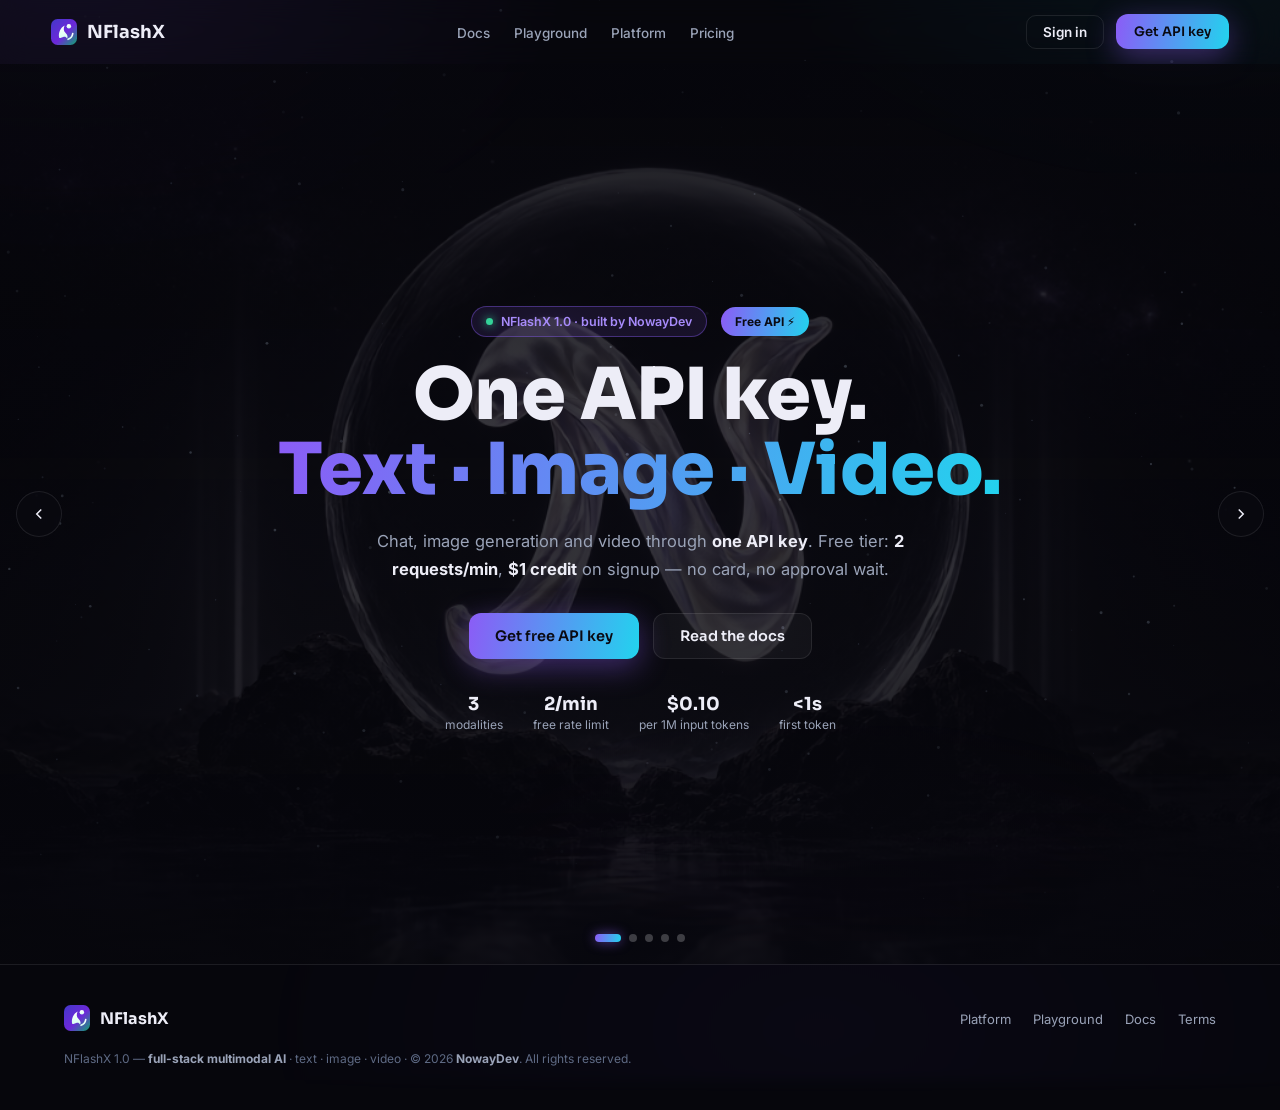
<file: index.html>
<!DOCTYPE html>
<html lang="en">
<head>
<meta charset="UTF-8">
<meta name="viewport" content="width=device-width, initial-scale=1.0">
<title>NFlashX — One API key for Text · Image · Video | by NowayDev</title>
<meta name="description" content="NFlashX 1.0 — free multimodal AI API: chat, image and video through one key. Free tier 2 req/min, no credit card.">
<meta name="keywords" content="NFlashX, free AI API, multimodal AI, text to image, text to video, OpenAI compatible API, NowayDev">
<meta property="og:type" content="website">
<meta property="og:site_name" content="NFlashX">
<meta property="og:title" content="NFlashX — One API key for Text · Image · Video">
<meta property="og:description" content="Free multimodal AI API by NowayDev: chat, image and video through one key. Free tier 2 req/min, $1 credit on signup.">
<meta property="og:url" content="https://nflashx.cc.cd/">
<meta property="og:image" content="https://nflashx.cc.cd/assets/logo.svg">
<meta name="twitter:card" content="summary">
<meta name="twitter:title" content="NFlashX — One API key for Text · Image · Video">
<meta name="twitter:description" content="Free multimodal AI API by NowayDev. Free tier 2 req/min, $1 credit on signup.">
<link rel="canonical" href="https://nflashx.cc.cd/">
<script type="application/ld+json">
{
  "@context": "https://schema.org",
  "@type": "SoftwareApplication",
  "name": "NFlashX",
  "applicationCategory": "DeveloperApplication",
  "operatingSystem": "Web API",
  "description": "Free multimodal AI API (text, image, video) by NowayDev — OpenAI-compatible endpoints, free tier 2 req/min.",
  "author": { "@type": "Organization", "name": "NowayDev" },
  "offers": { "@type": "Offer", "price": "0", "priceCurrency": "USD", "description": "Free tier with 2 requests/minute" },
  "url": "https://nflashx.cc.cd/"
}
</script>
<link rel="icon" href="assets/logo.svg" type="image/svg+xml">
<link rel="preconnect" href="https://fonts.googleapis.com">
<link rel="preconnect" href="https://fonts.gstatic.com" crossorigin>
<link href="https://fonts.googleapis.com/css2?family=Sora:wght@400;600;700;800&family=Inter:wght@400;500;600;700&family=JetBrains+Mono:wght@400;600&display=swap" rel="stylesheet">
<link rel="stylesheet" href="css/landing.css?v=2">
</head>
<body class="nx">

<canvas id="stars"></canvas>
<div class="nx-aurora"></div>

<!-- ================= NAV ================= -->
<header class="nx-nav" id="nav">
  <a class="nx-brand" href="./">
    <img src="assets/logo.svg" alt="NFlashX logo">
    NFlashX
  </a>
  <ul class="nx-menu">
    <li><a href="docs.html">Docs</a></li>
    <li><a href="playground.html">Playground</a></li>
    <li><a href="platform.html">Platform</a></li>
    <li><a href="docs.html?tab=plans">Pricing</a></li>
  </ul>
  <div class="nx-nav-right">
    <a class="nx-ghost" href="login.html">Sign in</a>
    <a class="nx-btn primary" style="padding:9px 18px;font-size:13px" href="platform.html">Get API key</a>
  </div>
</header>

<main>
<!-- ================= SLIDE DECK ================= -->
<section class="hero" id="hero">

  <!-- SLIDE 1 · HERO -->
  <article class="slide s-hero on">
    <div class="scene">
      <img class="bg-photo" src="assets/hero-brand-5.jpg" onerror="this.remove()" alt="">
      <div class="scene-veil"></div>
    </div>
    <div class="hero-kicker rv">
      <span class="nx-badge"><i class="dot"></i> NFlashX 1.0 · built by NowayDev</span>
      <a class="pill-api" href="docs.html">Free API ⚡</a>
    </div>
    <h1 class="nx-h1 rv d1">One API key.<br><span class="g">Text · Image · Video.</span></h1>
    <p class="hero-sub rv d2">
      Chat, image generation and video through <b>one API key</b>. Free tier: <b>2 requests/min</b>,
      <b>$1 credit</b> on signup — no card, no approval wait.
    </p>
    <div class="btn-row rv d3">
      <a class="btn-x primary" href="platform.html">Get free API key</a>
      <a class="btn-x" href="docs.html">Read the docs</a>
    </div>
    <div class="nx-stats rv d4">
      <div class="nx-stat"><b>3</b>modalities</div>
      <div class="nx-stat"><b>2/min</b>free rate limit</div>
      <div class="nx-stat"><b>$0.10</b>per 1M input tokens</div>
      <div class="nx-stat"><b>&lt;1s</b>first token</div>
    </div>
  </article>

  <!-- SLIDE 2 · BENCHMARKS -->
  <article class="slide s-bench">
    <div class="sec-head rv">
      <div class="nx-kicker">Benchmarks</div>
      <h2>Measured, <span class="g">not marketed.</span></h2>
      <p>NFlashX 1.0 Flash competes head-to-head with frontier flash models — public benchmark data, verifiable by anyone.</p>
    </div>
    <div class="lb-row rv d1">
      <article class="lb-card">
        <header><h4>Artificial Analysis Intelligence Index</h4><span class="lb-tag">Text model</span></header>
        <p class="lb-sub">Index V5.0.1 · 10 evaluations</p>
        <div class="lb-bars">
          <div class="lb-bar"><span class="who">O</span><span class="sc">57</span><div class="bar" style="--hp:205"><span class="vname">GPT-6.1 Sol</span></div><span class="og">OpenAI</span></div>
          <div class="lb-bar"><span class="who">K</span><span class="sc">46</span><div class="bar" style="--hp:166"><span class="vname">Kimi K3.1 Pro</span></div><span class="og">Moonshot AI</span></div>
          <div class="lb-bar"><span class="who">D</span><span class="sc">37</span><div class="bar" style="--hp:133"><span class="vname">DeepSeek V4.1 Flash 1017</span></div><span class="og">DeepSeek</span></div>
          <div class="lb-bar"><span class="who nfx">N</span><span class="sc">32</span><div class="bar" style="--hp:115"><span class="vname">NFlashX 1.0 Flash</span></div><span class="og">NowayDev</span></div>
          <div class="lb-bar"><span class="who">G</span><span class="sc">36</span><div class="bar" style="--hp:130"><span class="vname">GLM-5.3 FlashX</span></div><span class="og">Z.ai</span></div>
        </div>
        <footer class="lb-src">Source: <a href="https://artificialanalysis.ai" target="_blank" rel="noopener">Artificial Analysis</a></footer>
      </article>

      <article class="lb-card">
        <header><h4>AI Image Editing Leaderboard</h4><span class="lb-tag">Image model</span></header>
        <p class="lb-sub">Elo comparison across major image generation labs</p>
        <div class="lb-bars">
          <div class="lb-bar"><span class="who nfx">N</span><span class="sc">1091</span><div class="bar" style="--hp:92"><span class="vname">NFlashX-Image-1.0</span></div><span class="og">NowayDev</span></div>
          <div class="lb-bar"><span class="who">G</span><span class="sc">1200</span><div class="bar" style="--hp:150"><span class="vname">GPT Image 2.5 Sunburst</span></div><span class="og">OpenAI</span></div>
          <div class="lb-bar"><span class="who">G</span><span class="sc">1151</span><div class="bar" style="--hp:118"><span class="vname">Nano Banana 2.1</span></div><span class="og">Google</span></div>
          <div class="lb-bar"><span class="who">M</span><span class="sc">1144</span><div class="bar" style="--hp:114"><span class="vname">MAI-Image-2.6-Flash</span></div><span class="og">Microsoft AI</span></div>
          <div class="lb-bar"><span class="who">S</span><span class="sc">1130</span><div class="bar" style="--hp:112"><span class="vname">Seedream 5.0 Pro</span></div><span class="og">ByteDance</span></div>
        </div>
        <footer class="lb-src">Source: <a href="https://artificialanalysis.ai" target="_blank" rel="noopener">Artificial Analysis</a></footer>
      </article>

      <article class="lb-card">
        <header><h4>Text To Video Leaderboard</h4><span class="lb-tag">Video model</span></header>
        <p class="lb-sub">Elo comparison across major video generation labs</p>
        <div class="lb-bars">
          <div class="lb-bar"><span class="who nfx">N</span><span class="sc">1067</span><div class="bar" style="--hp:100"><span class="vname">NFlashX-Video-1.0</span></div><span class="og">NowayDev</span></div>
          <div class="lb-bar"><span class="who">W</span><span class="sc">1172</span><div class="bar" style="--hp:150"><span class="vname">Wan 3.0</span></div><span class="og">Alibaba</span></div>
          <div class="lb-bar"><span class="who">M</span><span class="sc">1160</span><div class="bar" style="--hp:147"><span class="vname">MiniMax H3</span></div><span class="og">MiniMax</span></div>
          <div class="lb-bar"><span class="who">F</span><span class="sc">1156</span><div class="bar" style="--hp:146"><span class="vname">FLUX 3 Max</span></div><span class="og">Black Forest Labs</span></div>
          <div class="lb-bar"><span class="who">S</span><span class="sc">1155</span><div class="bar" style="--hp:146"><span class="vname">Dreamina Seedance 2.5</span></div><span class="og">ByteDance</span></div>
        </div>
        <footer class="lb-src">Source: <a href="https://artificialanalysis.ai" target="_blank" rel="noopener">Artificial Analysis</a></footer>
      </article>
    </div>
  </article>

  <!-- SLIDE 3 · MOTION (video mẫu) -->
  <article class="slide s-vid">
    <div class="scene">
      <video class="vid-bg" muted loop playsinline preload="none" poster="assets/motion-poster.jpg"
             src="assets/motion-bg.mp4" onerror="this.remove()"></video>
      <div class="scene-veil"></div>
    </div>
    <h2 class="vid-title rv">NFlashX
      <svg class="icam" viewBox="0 0 24 24" fill="none" stroke="#dfe9ff" stroke-width="1.7"><rect x="2.5" y="6" width="13" height="12" rx="2.5"/><path d="M15.5 10.5l6-3v9l-6-3"/></svg>
      Motion 1.0
    </h2>
    <p class="hero-sub rv d1">Cinematic-quality video with synchronized audio —<br>generated at high speed, served by the same key.</p>
    <div class="btn-row rv d2" style="justify-content:center">
      <a class="btn-x primary" href="docs.html?m=nflashx-motion-1.0">Access API</a>
      <a class="btn-x" href="playground.html">Try in playground</a>
    </div>
  </article>

  <!-- SLIDE 4 · VISION (samples) -->
  <article class="slide s-img">
    <div class="img-layout">
      <div class="img-copy">
        <h2 class="rv">NFlashX
          <svg class="ia" viewBox="0 0 24 24" fill="none"><path d="M12 2l2.2 6.4L21 11l-6.8 2.6L12 20l-2.2-6.4L3 11l6.8-2.6L12 2z" fill="#a78bfa"/></svg>
          <span class="l2">Vision 1.0 Flash</span>
        </h2>
        <p class="rv d1">High-quality visuals, generated instantly — prompt-based image editing at $0.01 per image.</p>
        <div class="btn-row rv d2">
          <a class="btn-x primary" href="playground.html">Try now</a>
          <a class="btn-x" href="docs.html">Access API</a>
        </div>
        <form class="promptbar rv d3" id="heroPromptForm">
          <div class="prow">
            <span class="pava"><svg width="14" height="14" viewBox="0 0 24 24" fill="none" stroke="#fff" stroke-width="2"><path d="M12 3l2 5 5 2-5 2-2 5-2-5-5-2 5-2 2-5z"/></svg></span>
            <input id="heroPrompt" type="text" placeholder="Enter your idea and generate an image!" autocomplete="off">
            <button class="sendbtn" type="submit" aria-label="Generate">
              <svg width="15" height="15" viewBox="0 0 24 24" fill="none" stroke="currentColor" stroke-width="2.4"><path d="M12 19V5m-6 6l6-6 6 6"/></svg>
            </button>
          </div>
          <div class="chips">
            <span class="pchip">✦ Image generation</span>
            <span class="pchip">⚡ NFlashX Vision 1.0 Flash</span>
          </div>
        </form>
      </div>

      <div class="gal rv d2">
        <div class="gal-main">
          <span class="gal-tag"><i class="dot"></i> NFlashX Vision</span>
          <img id="galMain" src="assets/gallery-1.jpg" alt="NFlashX Vision sample">
        </div>
        <div class="thumbs" id="thumbs">
          <button class="sel" data-src="assets/gallery-1.jpg"><img loading="lazy" alt="" src="assets/gallery-1.jpg"></button>
          <button data-src="assets/gallery-2.jpg"><img loading="lazy" alt="" src="assets/gallery-2.jpg"></button>
          <button data-src="assets/gallery-3.jpg"><img loading="lazy" alt="" src="assets/gallery-3.jpg"></button>
          <button data-src="assets/gallery-4.jpg"><img loading="lazy" alt="" src="assets/gallery-4.jpg"></button>
          <button data-src="assets/gallery-5.jpg"><img loading="lazy" alt="" src="assets/gallery-5.jpg"></button>
        </div>
      </div>
    </div>
  </article>

  <!-- SLIDE 5 · PRICING -->
  <article class="slide s-plan">
    <div class="sec-head rv">
      <div class="nx-kicker">Pricing</div>
      <h2>Transparent to the <span class="g">token.</span></h2>
      <p>No hidden fees, no mandatory subscription — pay only for what you use.</p>
    </div>
    <div class="nx-prices rv d1">
      <div class="nx-price">
        <h3>FREE</h3>
        <div class="amount">$0</div>
        <span class="per">/ month · no card, no subscription</span>
        <ul>
          <li>2 requests / minute</li>
          <li>4K output tokens</li>
          <li>$1 credit on signup</li>
          <li>$2 credit / day per IP</li>
          <li>Text + Vision + (Motion soon)</li>
        </ul>
        <a class="nx-btn" href="platform.html">Create free key</a>
      </div>
      <div class="nx-price hot">
        <h3>PRO · PAY AS YOU GO</h3>
        <div class="amount">$0.40</div>
        <span class="per">/ 1M input tokens · $0.70 / 1M output tokens</span>
        <ul>
          <li>30 requests / minute</li>
          <li>8K output tokens</li>
          <li>Top up via VietQR / USDT / PayPal</li>
          <li>Priority key pool · automatic rotation</li>
          <li>Hỗ trợ trực tiếp từ NowayDev</li>
        </ul>
        <a class="nx-btn primary" href="platform.html#balance">Add credit</a>
      </div>
    </div>
    <p class="plan-note rv d2">Launch window: the first <b>100 accounts</b> — capacity is reserved to keep service quality.</p>
  </article>

  <!-- slider chrome -->
  <button class="hero-arrow prev" id="prev" aria-label="Previous slide">
    <svg width="18" height="18" viewBox="0 0 24 24" fill="none" stroke="currentColor" stroke-width="2"><path d="M15 6l-6 6 6 6"/></svg>
  </button>
  <button class="hero-arrow next" id="next" aria-label="Next slide">
    <svg width="18" height="18" viewBox="0 0 24 24" fill="none" stroke="currentColor" stroke-width="2"><path d="M9 6l6 6-6 6"/></svg>
  </button>
  <div class="dots" id="dots"></div>
</section>
</main>

<!-- ================= FOOTER ================= -->
<footer class="nx-foot">
  <div class="nx-foot-row">
    <a class="nx-brand" href="./">
      <img src="assets/logo.svg" alt="">
      NFlashX
    </a>
    <ul class="nx-foot-links">
      <li><a href="platform.html">Platform</a></li>
      <li><a href="playground.html">Playground</a></li>
      <li><a href="docs.html">Docs</a></li>
      <li><a href="docs.html?tab=legal">Terms</a></li>
    </ul>
  </div>
  <div class="nx-foot-base">
    NFlashX 1.0 — <b>full-stack multimodal AI</b> · text · image · video · © 2026 <b>NowayDev</b>. All rights reserved.
  </div>
</footer>

<script src="js/app.js?v=18"></script>
<script src="js/auth-modal.js?v=19"></script>
</body>
</html>
</file>
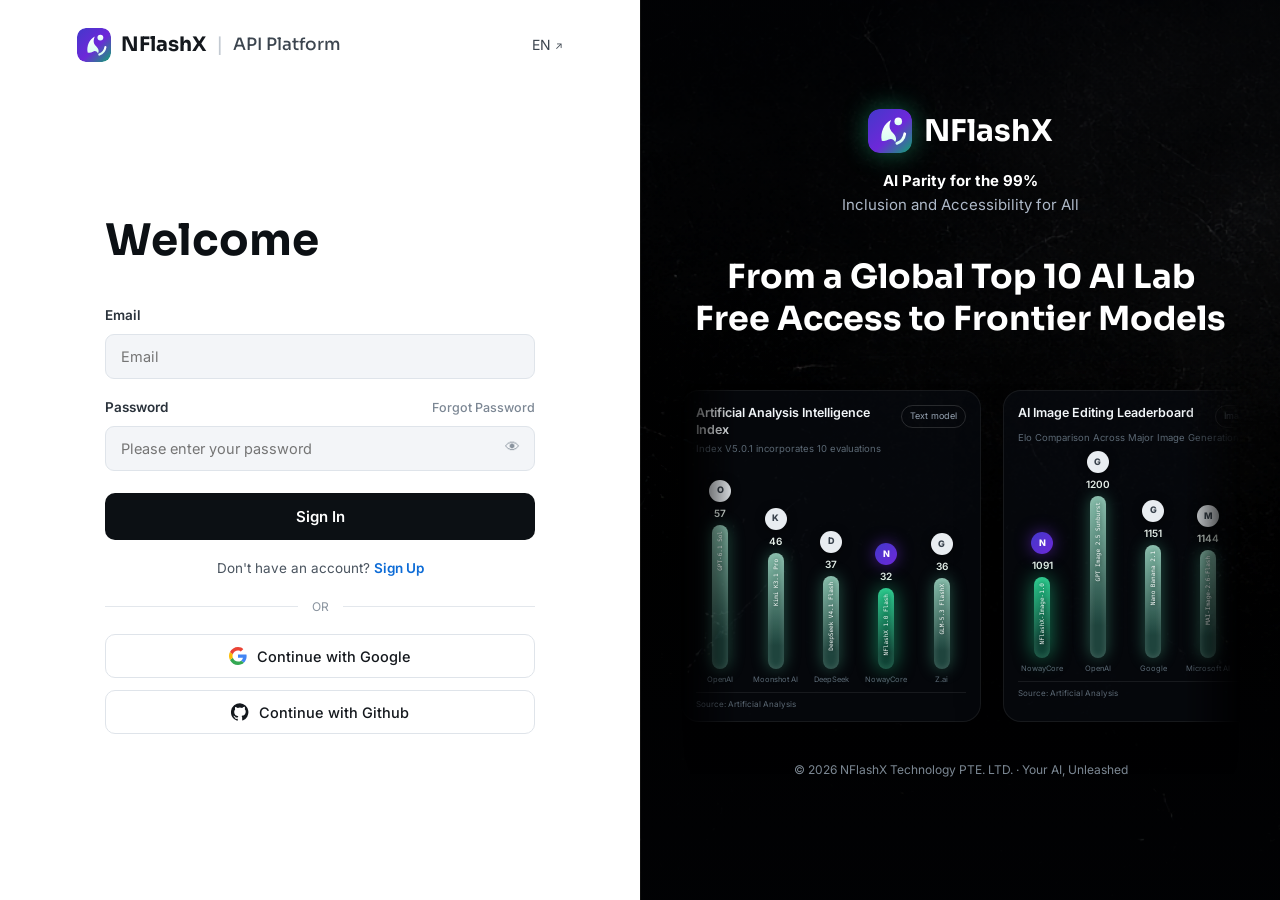
<file: auth-callback.html>
<!DOCTYPE html>
<html lang="en">
<head>
<meta charset="UTF-8">
<title>Signing in… — NFlashX</title>
<link rel="icon" href="assets/logo.svg" type="image/svg+xml">
<link rel="stylesheet" href="css/styles.css?v=18">
<style>
  body{display:grid;place-items:center;min-height:100vh}
  .cb{ text-align:center; color:var(--mut); font-size:14px }
  .cb .spin{width:46px;height:46px;border-radius:50%;border:3px solid rgba(37,227,154,.15);border-top-color:var(--green);
    animation:spin 1s linear infinite;margin:0 auto 18px}
  .cb b{color:#fff;font-family:var(--font-head);font-size:20px;display:block;margin-bottom:8px}
  .cb .err{color:#ffb1b1;background:rgba(255,90,90,.1);border:1px solid rgba(255,90,90,.35);
    border-radius:10px;padding:12px 18px;display:inline-block;margin-top:10px}
  .cb a{color:#8df0c4}
  @keyframes spin{to{transform:rotate(360deg)}}
</style>
</head>
<body>
<canvas id="stars"></canvas>
<div class="aurora"><i></i><i></i><i></i></div>
<div class="grain"></div>
<div class="cb">
  <div class="spin"></div>
  <b>Signing you in…</b>
  <span id="msg">Finishing the provider handshake, one moment.</span>
  <div id="extra"></div>
</div>
<script>
(async () => {
  const q = new URLSearchParams(location.search);
  const token = q.get('token'), error = q.get('error');
  if (error) {
    document.querySelector('.spin').style.display = 'none';
    document.querySelector('b').textContent = 'Sign-in failed';
    document.getElementById('msg').textContent = '';
    document.getElementById('extra').innerHTML = '<span class="err">' + error + '</span><br><br><a href="login.html">Back to sign in</a>';
    return;
  }
  if (!token) { location.replace('login.html'); return; }
  try {
    const r = await fetch('/api/auth/me', {
      method: 'POST', headers: { 'Content-Type': 'application/json' },
      body: JSON.stringify({ token })
    }).then(x => x.json());
    if (!r.ok) throw new Error(r.error || 'Session error');
    localStorage.setItem('nfx_session', JSON.stringify({ token, email: r.user.email, name: r.user.name, apiKey: r.user.api_key }));
    document.getElementById('msg').textContent = 'Welcome, ' + r.user.name + ' — redirecting to your API keys…';
    setTimeout(() => location.replace('platform.html'), 900);
  } catch (e) {
    document.querySelector('.spin').style.display = 'none';
    document.querySelector('b').textContent = 'Sign-in failed';
    document.getElementById('msg').textContent = '';
    document.getElementById('extra').innerHTML = '<span class="err">' + e.message + '</span><br><br><a href="login.html">Back to sign in</a>';
  }
})();
</script>
<script src="js/app.js?v=17"></script>
</body>
</html>
</file>
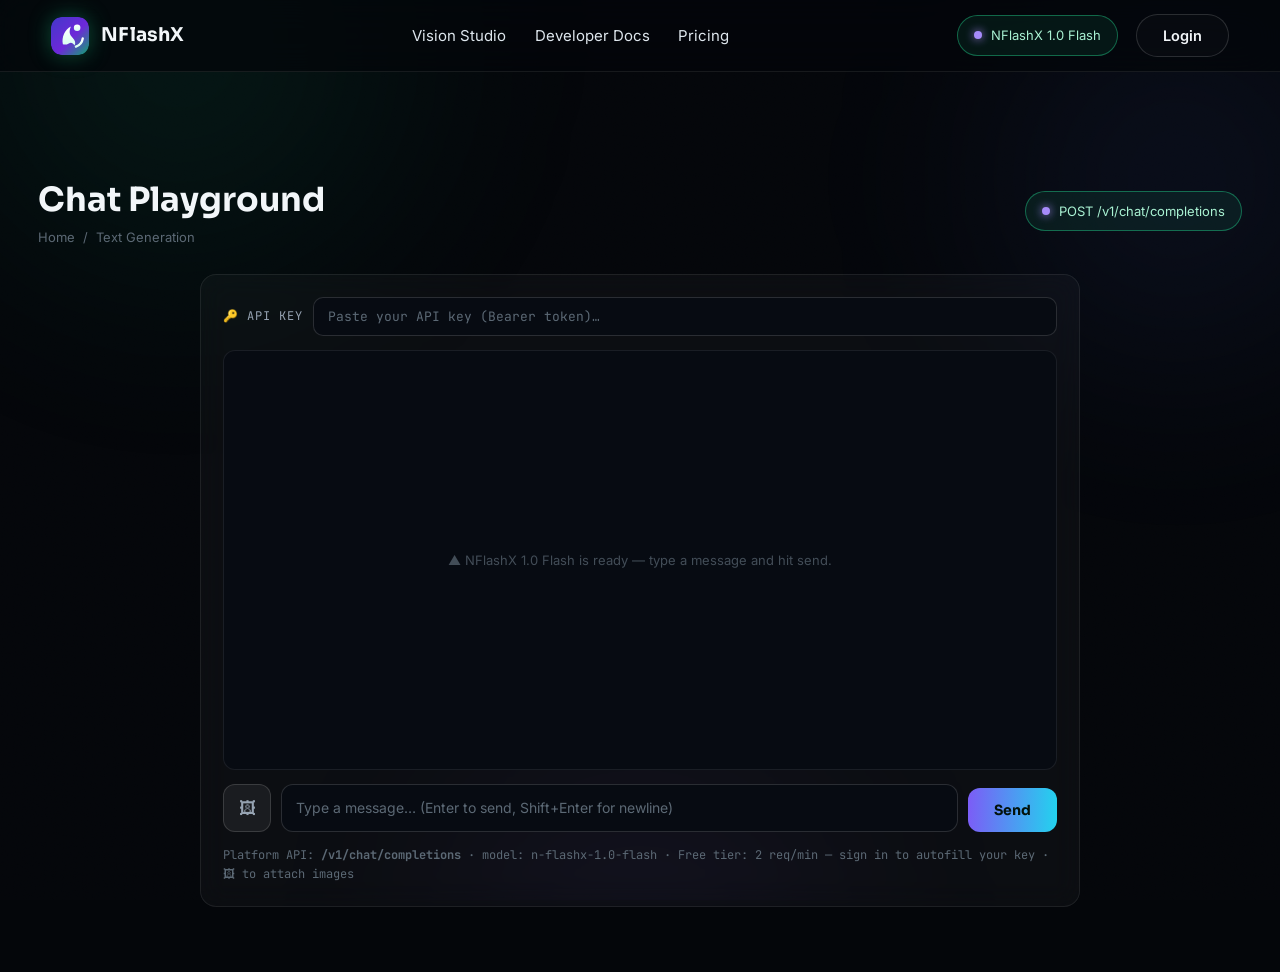
<file: chat.html>
<!DOCTYPE html>
<html lang="en">
<head>
<meta charset="UTF-8">
<meta name="viewport" content="width=device-width, initial-scale=1.0">
<title>NFlashX Chat — Developer Platform</title>
<link rel="icon" href="assets/logo.svg" type="image/svg+xml">
<link rel="preconnect" href="https://fonts.googleapis.com">
<link rel="preconnect" href="https://fonts.gstatic.com" crossorigin>
<link href="https://fonts.googleapis.com/css2?family=Sora:wght@400;600;700;800&family=Space+Grotesk:wght@400;500;600;700&family=Inter:wght@400;500;600;700&family=JetBrains+Mono:wght@400;500&display=swap" rel="stylesheet">
<link rel="stylesheet" href="css/styles.css?v=18">
<style>
/* ============ Chat page (dùng lại theme --bg / --green của styles.css) ============ */
.chat-wrap{
  max-width:880px;margin:0 auto;display:flex;flex-direction:column;gap:16px;
}
.chat-panel{
  background:var(--card);border:1px solid var(--line);border-radius:var(--radius);
  padding:22px;display:flex;flex-direction:column;gap:14px;
  backdrop-filter:blur(14px);-webkit-backdrop-filter:blur(14px);
}
.key-row{display:flex;gap:10px;align-items:center;flex-wrap:wrap}
.key-row label{
  font-family:var(--font-mono);font-size:12px;color:var(--mut);
  letter-spacing:.08em;text-transform:uppercase;white-space:nowrap;
}
.key-row input{
  flex:1;min-width:220px;background:var(--bg-2);border:1px solid var(--line-2);
  border-radius:10px;padding:10px 14px;color:var(--ink);
  font-family:var(--font-mono);font-size:13px;outline:none;transition:border-color .2s;
}
.key-row input:focus{border-color:var(--green)}
.key-row input::placeholder{color:var(--dim)}

#chat-output{
  height:420px;overflow-y:auto;background:var(--bg-2);
  border:1px solid var(--line);border-radius:12px;padding:16px;
  display:flex;flex-direction:column;gap:10px;scroll-behavior:smooth;
}
#chat-output:empty::before{
  content:"▲ NFlashX 1.0 Flash is ready — type a message and hit send.";
  color:var(--dim);font-size:13px;font-family:var(--font-body);
  margin:auto;opacity:.7;
}
.chat-bubble{
  max-width:78%;padding:10px 14px;border-radius:14px;font-size:14px;
  line-height:1.55;white-space:pre-wrap;word-break:break-word;
  font-family:var(--font-body);animation:chatIn .25s ease;
}
@keyframes chatIn{from{opacity:0;transform:translateY(6px)}to{opacity:1;transform:none}}
.chat-bubble.user{
  align-self:flex-end;background:var(--grad-pill);color:#03130c;
  border-bottom-right-radius:4px;font-weight:500;
}
.chat-bubble.ai{
  align-self:flex-start;background:rgba(255,255,255,.05);
  border:1px solid var(--line);color:var(--ink);border-bottom-left-radius:4px;
}
.chat-bubble.ai.loading{color:var(--teal);font-family:var(--font-mono);font-size:13px}
.chat-bubble.ai.loading::after{
  content:"";display:inline-block;width:14px;height:14px;margin-left:8px;
  vertical-align:-2px;border:2px solid rgba(18,215,198,.25);
  border-top-color:var(--teal);border-radius:50%;animation:chatSpin .7s linear infinite;
}
@keyframes chatSpin{to{transform:rotate(360deg)}}
.chat-bubble.error{
  align-self:stretch;max-width:100%;background:rgba(255,80,80,.08);
  border:1px solid rgba(255,80,80,.35);color:#ff9a9a;
  font-family:var(--font-mono);font-size:12.5px;
}
.chat-input-row{display:flex;gap:10px;align-items:flex-end}
#user-input{
  flex:1;resize:none;background:var(--bg-2);border:1px solid var(--line-2);
  border-radius:12px;padding:12px 14px;color:var(--ink);font-size:14px;
  font-family:var(--font-body);line-height:1.5;outline:none;min-height:48px;
  max-height:140px;transition:border-color .2s;
}
#user-input:focus{border-color:var(--green)}
#user-input::placeholder{color:var(--dim)}
#send-btn{
  background:var(--grad-pill);color:#03130c;border:none;border-radius:12px;
  padding:13px 26px;font-weight:700;font-size:14px;cursor:pointer;
  font-family:var(--font-head);transition:filter .2s,transform .1s;
}
#send-btn:hover{filter:brightness(1.12)}
#send-btn:active{transform:scale(.97)}
#send-btn:disabled{opacity:.5;cursor:not-allowed;filter:grayscale(.4)}
.chat-hint{font-size:12px;color:var(--dim);font-family:var(--font-mono)}
</style>
</head>
<body>

<canvas id="stars"></canvas>
<div class="aurora"><i></i><i></i><i></i></div>
<div class="grain"></div>

<header class="nav scrolled">
  <a class="brand" href="./">
    <span class="logo"><img src="assets/logo.svg" alt=""></span>
    NFlashX
  </a>
  <nav>
    <ul class="menu">
      <li><a href="playground.html">Vision Studio</a></li>
      <li><a href="docs.html">Developer Docs</a></li>
      <li><a href="docs.html?tab=plans">Pricing</a></li>
    </ul>
  </nav>
  <div class="nav-right">
    <span class="engine-pill"><span class="dot"></span> NFlashX 1.0 Flash</span>
    <a class="btn-login" href="login.html">Login</a>
  </div>
</header>

<main class="page">
  <div class="page-head">
    <div>
      <h1>Chat Playground</h1>
      <div class="crumb"><a href="./">Home</a> / <span>Text Generation</span></div>
    </div>
    <span class="engine-pill"><span class="dot"></span> POST /v1/chat/completions</span>
  </div>

  <div class="chat-wrap">
    <div class="chat-panel">

      <!-- Bước 3: ô nhập API Key của người dùng -->
      <div class="key-row">
        <label for="api-key">🔑 API Key</label>
        <input type="password" id="api-key" placeholder="Paste your API key (Bearer token)…" autocomplete="off">
      </div>

      <!-- Khung hiển thị hội thoại -->
      <div id="chat-output" aria-live="polite"></div>

      <!-- Ô nhập + nút gửi -->
      <div class="chat-input-row">
        <button id="img-btn" title="Attach an image for the model to read (describe, analyze…)" style="background:rgba(255,255,255,.06);border:1px solid var(--line-2);color:var(--mut);border-radius:12px;width:48px;min-height:48px;cursor:pointer;font-size:17px">🖼</button>
        <input type="file" id="img-file" accept="image/png,image/jpeg,image/webp" style="display:none">
        <textarea id="user-input" rows="1" placeholder="Type a message… (Enter to send, Shift+Enter for newline)"></textarea>
        <button id="send-btn">Send</button>
      </div>
      <div id="img-preview" style="display:none;align-items:center;gap:10px">
        <img id="img-thumb" style="max-height:52px;border-radius:8px;border:1px solid var(--line-2)" alt="">
        <span style="font-size:12px;color:var(--dim);font-family:var(--font-mono)" id="img-name"></span>
        <button id="img-clear" style="background:none;border:none;color:var(--dim);cursor:pointer;font-size:14px">✕</button>
      </div>
      <div class="chat-hint">Platform API: <b>/v1/chat/completions</b> · model: n-flashx-1.0-flash · Free tier: 2 req/min — sign in to autofill your key · 🖼 to attach images</div>

    </div>
  </div>
</main>

<script src="js/chat.js?v=3"></script>
</body>
</html>
</file>
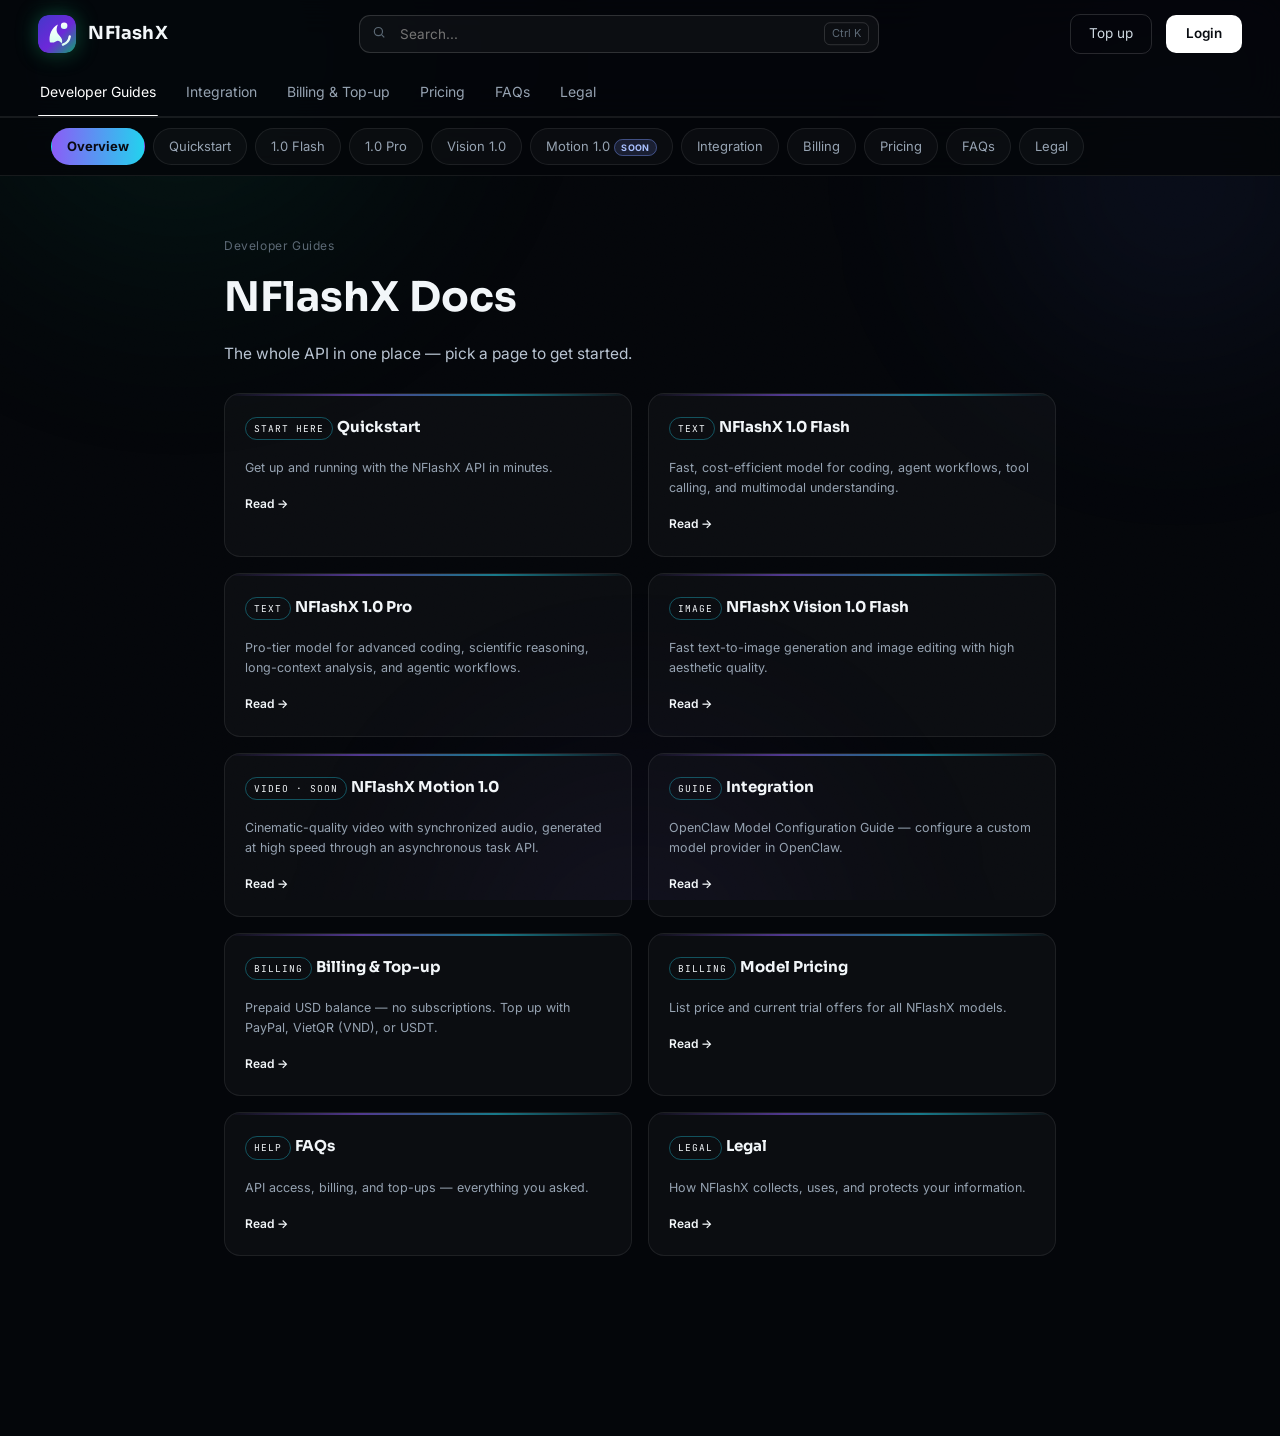
<file: docs.html>
<!DOCTYPE html>
<html lang="en">
<head>
<meta charset="UTF-8">
<meta name="viewport" content="width=device-width, initial-scale=1.0">
<title>NFlashX Docs — Developer Guides</title>
<link rel="icon" href="assets/logo.svg" type="image/svg+xml">
<link rel="preconnect" href="https://fonts.googleapis.com">
<link rel="preconnect" href="https://fonts.gstatic.com" crossorigin>
<link href="https://fonts.googleapis.com/css2?family=Sora:wght@400;600;700;800&family=Space+Grotesk:wght@400;500;600;700&family=Inter:wght@400;500;600;700&family=JetBrains+Mono:wght@400;600&display=swap" rel="stylesheet">
<link rel="stylesheet" href="css/styles.css?v=19">
<link rel="stylesheet" href="css/docs-override.css?v=1">
</head>
<body>

<div class="aurora"><i></i><i></i><i></i></div>
<div class="grain"></div>

<div class="docs-top" style="position:relative">
  <div class="docs-top-in">
    <a class="brand" href="./">
      <span class="logo"><img src="assets/logo.svg" alt=""></span>
      NFlashX
    </a>
    <div class="dsearch">
      <span class="sic"><svg width="14" height="14" viewBox="0 0 24 24" fill="none" stroke="currentColor" stroke-width="2"><circle cx="11" cy="11" r="7"/><path d="M21 21l-4.3-4.3"/></svg></span>
      <input id="docSearch" type="text" placeholder="Search...">
      <kbd>Ctrl K</kbd>
    </div>
    <div class="right">
      <a class="btn-sub" href="docs.html?tab=plans">Top up</a>
      <a class="btn-doclogin" href="login.html">Login
        <svg width="12" height="12" viewBox="0 0 24 24" fill="none" stroke="currentColor" stroke-width="2.4"><path d="M9 6l6 6-6 6"/></svg>
      </a>
    </div>
  </div>
  <div class="docs-tabs">
    <div class="docs-tabs-in" id="tabs">
      <a href="#guides" data-tab="guides" class="on">Developer Guides</a>
      <a href="#integration" data-tab="integration">Integration</a>
      <a href="#plans" data-tab="plans">Billing &amp; Top-up</a>
      <a href="#pricing" data-tab="pricing">Pricing</a>
      <a href="#faqs" data-tab="faqs">FAQs</a>
      <a href="#legal" data-tab="legal">Legal</a>
    </div>
  </div>
</div>

<div class="docs-rail-wrap"><div class="docs-rail" id="drail"></div></div>

<div class="docs-body">
  <main class="doc-main" id="docMain"></main>
</div>

<script src="js/docs.js?v=23"></script>
<script src="js/auth-modal.js?v=19"></script>
</body>
</html>
</file>
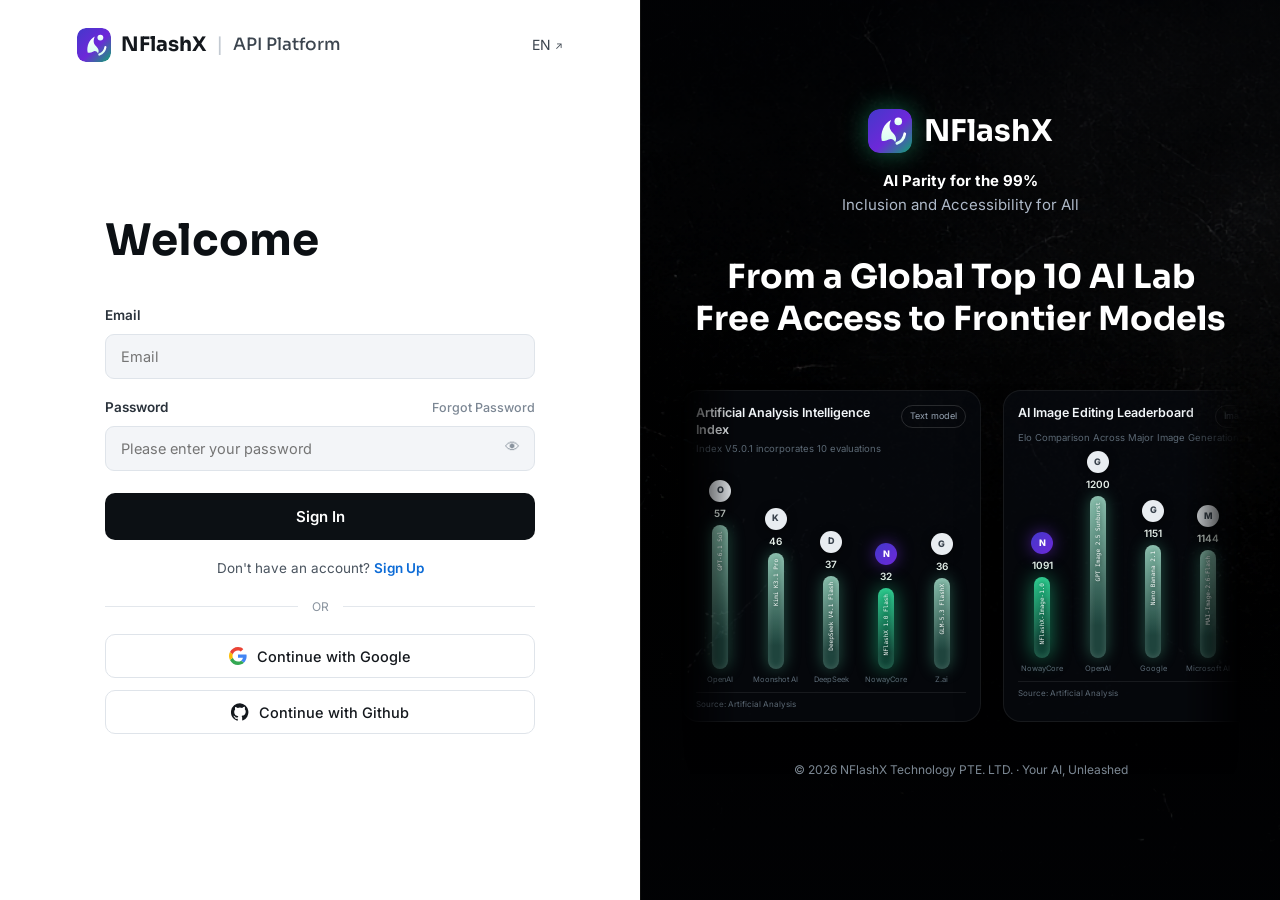
<file: login.html>
<!DOCTYPE html>
<html lang="en">
<head>
<meta charset="UTF-8">
<meta name="viewport" content="width=device-width, initial-scale=1.0">
<title>Sign in — NFlashX API Platform</title>
<link rel="icon" href="assets/logo.svg" type="image/svg+xml">
<link rel="preconnect" href="https://fonts.googleapis.com">
<link rel="preconnect" href="https://fonts.gstatic.com" crossorigin>
<link href="https://fonts.googleapis.com/css2?family=Sora:wght@400;600;700;800&family=Space+Grotesk:wght@400;500;600;700&family=Inter:wght@400;500;600;700&display=swap" rel="stylesheet">
<link rel="stylesheet" href="css/styles.css?v=18">
</head>
<body>
<div class="auth-wrap">

  <!-- ============ LEFT : FORM ============ -->
  <section class="auth-form-panel">
    <div class="auth-top">
      <a class="auth-brandline" href="./">
        <img src="assets/logo.svg" alt="NFlashX">
        NFlashX <span class="sep">|</span> <span class="sub">API Platform</span>
      </a>
      <a class="auth-lang" href="#">EN <span style="font-size:10px">↗</span></a>
    </div>

    <div class="auth-card">
      <!-- ============ PASSWORD RESET ============ -->
      <div id="paneReset" style="display:none">
        <h1>Reset Password</h1>
        <div class="auth-err" id="errReset"></div>
        <div class="auth-note" id="noteReset" style="display:none"></div>
        <form id="formReset" novalidate>
          <div class="field-g">
            <label for="rsEmail">Email</label>
            <input id="rsEmail" type="email" placeholder="Your account email" autocomplete="email">
          </div>
          <div class="field-g" id="rsCodeRow" style="display:none">
            <label for="rsCode">6-digit code</label>
            <input id="rsCode" inputmode="numeric" maxlength="6" placeholder="••••••" autocomplete="one-time-code">
          </div>
          <div class="field-g" id="rsPassRow" style="display:none">
            <label for="rsPass">New password</label>
            <input id="rsPass" type="password" placeholder="At least 6 characters" autocomplete="new-password">
          </div>
          <button class="btn-signin" type="submit" id="btnReset">Send reset code</button>
        </form>
        <p class="auth-alt"><a href="#" id="backSignin">← Back to sign in</a></p>
      </div>

      <!-- ============ SIGN IN ============ -->
      <div id="paneSignin">
        <h1>Welcome</h1>
        <div class="auth-err" id="errSignin"></div>
        <form id="formSignin" novalidate>
          <div class="field-g">
            <label for="siEmail">Email</label>
            <input id="siEmail" type="email" placeholder="Email" autocomplete="email">
          </div>
          <div class="field-g">
            <label for="siPass">Password <a href="#" id="linkForgot">Forgot Password</a></label>
            <input id="siPass" type="password" placeholder="Please enter your password" autocomplete="current-password">
            <button type="button" class="pw-toggle" data-for="siPass" aria-label="Show password">👁</button>
          </div>
          <button class="btn-signin" type="submit" id="btnSignin">Sign In</button>
        </form>
        <p class="auth-alt">Don't have an account? <a href="#" id="gotoSignup">Sign Up</a></p>
        <div class="auth-or">OR</div>
        <button class="btn-oauth" data-provider="Google">
          <svg viewBox="0 0 24 24"><path fill="#4285F4" d="M23.5 12.3c0-.9-.1-1.5-.3-2.2H12v4.1h6.5c-.1 1.1-.8 2.7-2.4 3.8l3.7 2.9c2.3-2.1 3.7-5.1 3.7-8.6z"/><path fill="#34A853" d="M12 24c3.2 0 5.9-1.1 7.9-2.9l-3.7-2.9c-1 .7-2.4 1.2-4.2 1.2-3.2 0-5.9-2.1-6.9-5.1L1.3 17.2C3.3 21.2 7.3 24 12 24z"/><path fill="#FBBC05" d="M5.1 14.3c-.2-.7-.4-1.5-.4-2.3s.1-1.6.4-2.3L1.3 6.8C.5 8.4 0 10.1 0 12s.5 3.6 1.3 5.2l3.8-2.9z"/><path fill="#EA4335" d="M12 4.7c1.8 0 3 .8 3.7 1.4l3.3-3.2C17.9 1.1 15.2 0 12 0 7.3 0 3.3 2.8 1.3 6.8l3.8 2.9c1-3 3.7-5 6.9-5z"/></svg>
          Continue with Google
        </button>
        <button class="btn-oauth" data-provider="Github">
          <svg viewBox="0 0 24 24" fill="#14181d"><path d="M12 .3a12 12 0 00-3.8 23.4c.6.1.8-.3.8-.6v-2c-3.3.7-4-1.6-4-1.6-.6-1.4-1.4-1.8-1.4-1.8-1-.7.1-.7.1-.7 1.2 0 1.9 1.2 1.9 1.2 1 1.8 2.8 1.3 3.5 1 .1-.8.4-1.3.7-1.6-2.7-.3-5.5-1.3-5.5-5.9 0-1.3.5-2.4 1.2-3.2-.1-.3-.5-1.5.1-3.2 0 0 1-.3 3.3 1.2a11.5 11.5 0 016 0C17.3 4.6 18.3 5 18.3 5c.6 1.7.2 2.9.1 3.2.8.8 1.2 1.9 1.2 3.2 0 4.6-2.8 5.6-5.5 5.9.4.4.8 1.1.8 2.2v3.3c0 .3.2.7.8.6A12 12 0 0012 .3z"/></svg>
          Continue with Github
        </button>
      </div>

      <!-- ============ SIGN UP ============ -->
      <div id="paneSignup" style="display:none">
        <h1>Create your account</h1>
        <div class="auth-err" id="errSignup"></div>
        <form id="formSignup" novalidate>
          <div class="field-g">
            <label for="suName">Full name</label>
            <input id="suName" type="text" placeholder="Your name" autocomplete="name">
          </div>
          <div class="field-g">
            <label for="suEmail">Email</label>
            <input id="suEmail" type="email" placeholder="Email" autocomplete="email">
          </div>
          <div class="field-g">
            <label for="suPass">Password</label>
            <input id="suPass" type="password" placeholder="At least 6 characters" autocomplete="new-password">
            <button type="button" class="pw-toggle" data-for="suPass" aria-label="Show password">👁</button>
          </div>
          <div class="field-g">
            <label for="suPass2">Confirm password</label>
            <input id="suPass2" type="password" placeholder="Re-enter your password" autocomplete="new-password">
          </div>
          <button class="btn-signin" type="submit" id="btnSignup">Create account</button>
        </form>
        <p class="auth-alt">Already have an account? <a href="#" id="gotoSignin">Sign In</a></p>
        <div class="auth-or">OR</div>
        <button class="btn-oauth" data-provider="Google">
          <svg viewBox="0 0 24 24"><path fill="#4285F4" d="M23.5 12.3c0-.9-.1-1.5-.3-2.2H12v4.1h6.5c-.1 1.1-.8 2.7-2.4 3.8l3.7 2.9c2.3-2.1 3.7-5.1 3.7-8.6z"/><path fill="#34A853" d="M12 24c3.2 0 5.9-1.1 7.9-2.9l-3.7-2.9c-1 .7-2.4 1.2-4.2 1.2-3.2 0-5.9-2.1-6.9-5.1L1.3 17.2C3.3 21.2 7.3 24 12 24z"/><path fill="#FBBC05" d="M5.1 14.3c-.2-.7-.4-1.5-.4-2.3s.1-1.6.4-2.3L1.3 6.8C.5 8.4 0 10.1 0 12s.5 3.6 1.3 5.2l3.8-2.9z"/><path fill="#EA4335" d="M12 4.7c1.8 0 3 .8 3.7 1.4l3.3-3.2C17.9 1.1 15.2 0 12 0 7.3 0 3.3 2.8 1.3 6.8l3.8 2.9c1-3 3.7-5 6.9-5z"/></svg>
          Continue with Google
        </button>
        <button class="btn-oauth" data-provider="Github">
          <svg viewBox="0 0 24 24" fill="#14181d"><path d="M12 .3a12 12 0 00-3.8 23.4c.6.1.8-.3.8-.6v-2c-3.3.7-4-1.6-4-1.6-.6-1.4-1.4-1.8-1.4-1.8-1-.7.1-.7.1-.7 1.2 0 1.9 1.2 1.9 1.2 1 1.8 2.8 1.3 3.5 1 .1-.8.4-1.3.7-1.6-2.7-.3-5.5-1.3-5.5-5.9 0-1.3.5-2.4 1.2-3.2-.1-.3-.5-1.5.1-3.2 0 0 1-.3 3.3 1.2a11.5 11.5 0 016 0C17.3 4.6 18.3 5 18.3 5c.6 1.7.2 2.9.1 3.2.8.8 1.2 1.9 1.2 3.2 0 4.6-2.8 5.6-5.5 5.9.4.4.8 1.1.8 2.2v3.3c0 .3.2.7.8.6A12 12 0 0012 .3z"/></svg>
          Continue with Github
        </button>
      </div>
    </div>
  </section>
      <div id="verifyBox" style="display:none">
        <p style="text-align:center;font-size:13.5px;color:#4a545f;line-height:1.6;margin-bottom:14px">
          Enter the 6-digit code we sent to<br><b id="vEmail" style="color:#0c1014">—</b>
        </p>
        <div class="auth-err" id="errVerify"></div>
        <input id="vCode" inputmode="numeric" maxlength="6" placeholder="&bull;&bull;&bull;&bull;&bull;&bull;"
               style="width:100%;text-align:center;font-family:'JetBrains Mono',monospace;font-size:22px;letter-spacing:10px;
                      padding:12px;border-radius:10px;border:1px solid #dfe4ea;background:#f3f5f8;outline:0;margin-bottom:12px;box-sizing:border-box">
        <button class="btn-signin" id="btnVerify" type="button">Verify email</button>
        <button class="btn-signin" id="btnResend" type="button" style="background:#fff;color:#4a545f;border:1px solid #dfe4ea;margin-top:10px;font-size:13px" disabled>Resend code (45s)</button>
      </div>


  <!-- ============ RIGHT : BRAND ============ -->
  <aside class="auth-brand">
    <div class="ab-logo"><img src="assets/logo.svg" alt=""> NFlashX</div>
    <p class="ab-tag"><b>AI Parity for the 99%</b><br>Inclusion and Accessibility for All</p>
    <div class="ab-h"><span>From a Global Top 10 AI Lab</span><span>Free Access to Frontier Models</span></div>

    
   
    <div class="ab-mview">
      <div class="ab-track">
        <article class="lb-card"><header><h4>Artificial Analysis Intelligence Index</h4><span class="lb-tag">Text model</span></header><p class="lb-sub">Index V5.0.1 incorporates 10 evaluations</p><div class="lb-bars"><div class="lb-bar"><span class="who">O</span><span class="sc">57</span><div class="bar" style="--hp:170px"><span class="vname">GPT-6.1 Sol</span></div><span class="og">OpenAI</span></div><div class="lb-bar"><span class="who">K</span><span class="sc">46</span><div class="bar" style="--hp:137px"><span class="vname">Kimi K3.1 Pro</span></div><span class="og">Moonshot AI</span></div><div class="lb-bar"><span class="who">D</span><span class="sc">37</span><div class="bar" style="--hp:110px"><span class="vname">DeepSeek V4.1 Flash</span></div><span class="og">DeepSeek</span></div><div class="lb-bar"><span class="who nfx">N</span><span class="sc">32</span><div class="bar" style="--hp:95px"><span class="vname">NFlashX 1.0 Flash</span></div><span class="og">NowayCore</span></div><div class="lb-bar"><span class="who">G</span><span class="sc">36</span><div class="bar" style="--hp:107px"><span class="vname">GLM-5.3 FlashX</span></div><span class="og">Z.ai</span></div></div><footer class="lb-src">Source: Artificial Analysis</footer></article>
        <article class="lb-card"><header><h4>AI Image Editing Leaderboard</h4><span class="lb-tag">Image model</span></header><p class="lb-sub">Elo Comparison Across Major Image Generation Labs</p><div class="lb-bars"><div class="lb-bar"><span class="who nfx">N</span><span class="sc">1091</span><div class="bar" style="--hp:95px"><span class="vname">NFlashX-Image-1.0</span></div><span class="og">NowayCore</span></div><div class="lb-bar"><span class="who">G</span><span class="sc">1200</span><div class="bar" style="--hp:190px"><span class="vname">GPT Image 2.5 Sunburst</span></div><span class="og">OpenAI</span></div><div class="lb-bar"><span class="who">G</span><span class="sc">1151</span><div class="bar" style="--hp:133px"><span class="vname">Nano Banana 2.1</span></div><span class="og">Google</span></div><div class="lb-bar"><span class="who">M</span><span class="sc">1144</span><div class="bar" style="--hp:127px"><span class="vname">MAI-Image-2.6-Flash</span></div><span class="og">Microsoft AI</span></div><div class="lb-bar"><span class="who">S</span><span class="sc">1130</span><div class="bar" style="--hp:115px"><span class="vname">Seedream 5.0 Pro</span></div><span class="og">ByteDance</span></div></div><footer class="lb-src">Source: Artificial Analysis</footer></article>
        <article class="lb-card"><header><h4>Text To Video Leaderboard</h4><span class="lb-tag">Video model</span></header><p class="lb-sub">Elo Comparison Across Major Video Generation Labs</p><div class="lb-bars"><div class="lb-bar"><span class="who nfx">N</span><span class="sc">1067</span><div class="bar" style="--hp:100px"><span class="vname">NFlashX-Video-1.0</span></div><span class="og">NowayCore</span></div><div class="lb-bar"><span class="who">W</span><span class="sc">1172</span><div class="bar" style="--hp:150px"><span class="vname">Wan 3.0</span></div><span class="og">Alibaba</span></div><div class="lb-bar"><span class="who">M</span><span class="sc">1160</span><div class="bar" style="--hp:147px"><span class="vname">MiniMax H3</span></div><span class="og">MiniMax</span></div><div class="lb-bar"><span class="who">F</span><span class="sc">1156</span><div class="bar" style="--hp:146px"><span class="vname">FLUX 3 Max</span></div><span class="og">Black Forest Labs</span></div><div class="lb-bar"><span class="who">S</span><span class="sc">1155</span><div class="bar" style="--hp:146px"><span class="vname">Dreamina Seedance 2.5</span></div><span class="og">ByteDance</span></div></div><footer class="lb-src">Source: Artificial Analysis</footer></article>
      </div>
    </div>
    <div class="ab-foot">© 2026 NFlashX Technology PTE. LTD. · Your AI, Unleashed</div>
  </aside>
</div>

<script>
/* ---------- NFlashX auth (server-backed) ---------- */
const $ = s => document.querySelector(s);
const api = (path, body) => fetch('/api/auth/' + path, {
  method: 'POST', headers: { 'Content-Type': 'application/json' }, body: JSON.stringify(body || {})
}).then(async r => { const j = await r.json(); if (!r.ok) throw new Error(j.error || 'Request failed'); return j; });

if (localStorage.getItem('nfx_session')) location.replace('platform.html');


/* nhân đôi track - loop liền mạch */
const abtr = document.querySelector('.ab-track');
if (abtr) abtr.innerHTML += abtr.innerHTML;

document.querySelectorAll('.pw-toggle').forEach(b => b.onclick = () => {
  const i = document.getElementById(b.dataset.for);
  i.type = i.type === 'password' ? 'text' : 'password';
});

$('#gotoSignup').onclick = e => { e.preventDefault(); $('#paneSignin').style.display = 'none'; $('#paneSignup').style.display = 'block'; };
$('#gotoSignin').onclick = e => { e.preventDefault(); $('#paneSignup').style.display = 'none'; $('#paneSignin').style.display = 'block'; };

const showErr = (id, msg) => { const b = $(id); b.textContent = msg; b.style.display = msg ? 'block' : 'none'; };
const validEmail = v => /^[^\s@]+@[^\s@]+\.[^\s@]+$/.test(v);
let pendingEmail = null, resendTimer = null;

function startSession(r) {
  localStorage.setItem('nfx_session', JSON.stringify({ token: r.token, email: r.user.email, name: r.user.name }));
  location.href = 'platform.html';
}
function showVerify(email, devCode) {
  pendingEmail = email;
  $('#paneSignup').style.display = 'none';
  $('#verifyBox').style.display = 'block';
  $('#vEmail').textContent = email;
  showErr('#errVerify', devCode ? 'DEV MODE (mail not configured) — your code: ' + devCode : '');
  cooldown();
  $('#vCode').focus();
}
function cooldown() {
  const b = $('#btnResend'); let s = 45; b.disabled = true;
  clearInterval(resendTimer);
  resendTimer = setInterval(() => {
    s--; b.textContent = 'Resend code (' + s + 's)';
    if (s <= 0) { clearInterval(resendTimer); b.disabled = false; b.textContent = 'Resend code'; }
  }, 1000);
}

$('#formSignin').addEventListener('submit', async e => {
  e.preventDefault();
  const email = $('#siEmail').value.trim().toLowerCase(), pass = $('#siPass').value;
  if (!validEmail(email)) return showErr('#errSignin', 'Please enter a valid email address.');
  if (!pass) return showErr('#errSignin', 'Please enter your password.');
  showErr('#errSignin', '');
  const btn = $('#btnSignin'); btn.disabled = true; btn.textContent = 'Signing in…';
  try {
    const r = await api('login', { email, password: pass });
    startSession(r);
  } catch (err) {
    btn.disabled = false; btn.textContent = 'Sign In';
    showErr('#errSignin', err.message);
  }
});

$('#formSignup').addEventListener('submit', async e => {
  e.preventDefault();
  const name = $('#suName').value.trim(), email = $('#suEmail').value.trim().toLowerCase();
  const pass = $('#suPass').value, pass2 = $('#suPass2').value;
  if (!name) return showErr('#errSignup', 'Please enter your full name.');
  if (!validEmail(email)) return showErr('#errSignup', 'Please enter a valid email address.');
  if (pass.length < 6) return showErr('#errSignup', 'Password must be at least 6 characters.');
  if (pass !== pass2) return showErr('#errSignup', 'Passwords do not match.');
  showErr('#errSignup', '');
  const btn = $('#btnSignup'); btn.disabled = true; btn.textContent = 'Creating account…';
  try {
    const r = await api('signup', { name, email, password: pass });
    showVerify(email, r.dev_code);
    btn.disabled = false; btn.textContent = 'Create account';
  } catch (err) {
    btn.disabled = false; btn.textContent = 'Create account';
    showErr('#errSignup', err.message);
  }
});

$('#btnVerify').onclick = async () => {
  const code = $('#vCode').value.trim();
  try {
    const r = await api('verify', { email: pendingEmail, code });
    startSession(r);
  } catch (err) { showErr('#errVerify', err.message); }
};
$('#btnResend').onclick = async () => {
  try {
    const r = await api('resend', { email: pendingEmail });
    showErr('#errVerify', r.dev_code ? 'DEV MODE — code: ' + r.dev_code : 'New code sent. Check your inbox.');
    cooldown();
  } catch (err) { showErr('#errVerify', err.message); }
};

/* oauth: redirect to the real provider (needs data/oauth_config.json) */
document.querySelectorAll('.btn-oauth').forEach(b => b.onclick = async () => {
  const p = b.dataset.provider.toLowerCase();
  try {
    const r = await fetch('/api/auth/oauth/' + p + '/start').then(x => x.json());
    if (r.url) location.href = r.url;
    else showErr('#errSignin', r.error);
  } catch (err) { showErr('#errSignin', 'OAuth is not available right now.'); }
});

/* ---------- password reset (thật: gửi mã qua SMTP khi đã cấu hình, dev-code khi chưa) ---------- */
let resetStage = 'request';
$('#linkForgot').onclick = e => {
  e.preventDefault();
  document.getElementById('paneSignin').style.display = 'none';
  document.getElementById('paneReset').style.display = 'block';
  resetStage = 'request';
  showErr('#errReset', '');
};
$('#backSignin').onclick = e => {
  e.preventDefault();
  document.getElementById('paneReset').style.display = 'none';
  document.getElementById('paneSignin').style.display = 'block';
  showErr('#errSignin', '');
};
document.getElementById('formReset').onsubmit = async ev => {
  ev.preventDefault();
  const email = document.getElementById('rsEmail').value.trim().toLowerCase();
  const btn = document.getElementById('btnReset');
  showErr('#errReset', '');
  if (resetStage === 'request') {
    if (!email) return showErr('#errReset', 'Enter your account email.');
    btn.disabled = true; btn.textContent = 'Sending…';
    try {
      const r = await fetch('/api/auth/reset-request', { method: 'POST', headers: { 'Content-Type': 'application/json' }, body: JSON.stringify({ email }) }).then(x => x.json());
      if (r.dev_code) showErr('#errReset', 'MAIL NOT CONFIGURED — your reset code: ' + r.dev_code);
      else if (r.sent) showErr('#errReset', 'Reset code sent — check your inbox.');
      else showErr('#errReset', 'If that account exists, a reset code has been generated.');
      resetStage = 'confirm';
      document.getElementById('rsCodeRow').style.display = 'block';
      document.getElementById('rsPassRow').style.display = 'block';
      btn.textContent = 'Confirm reset';
    } catch (err) { showErr('#errReset', err.message || 'Failed.'); }
    btn.disabled = false;
  } else {
    const code = document.getElementById('rsCode').value.trim();
    const pw = document.getElementById('rsPass').value;
    btn.disabled = true; btn.textContent = 'Confirming…';
    try {
      const r = await fetch('/api/auth/reset-confirm', { method: 'POST', headers: { 'Content-Type': 'application/json' }, body: JSON.stringify({ email, code, password: pw }) }).then(x => x.json());
      if (r.ok) {
        document.getElementById('paneReset').style.display = 'none';
        document.getElementById('paneSignin').style.display = 'block';
        showErr('#errSignin', '');
        document.getElementById('siEmail').value = email;
        alert('Password reset — sign in with your new password.');
      } else showErr('#errReset', r.error || 'Failed.');
    } catch (err) { showErr('#errReset', err.message || 'Failed.'); }
    btn.disabled = false; btn.textContent = 'Confirm reset';
  }
};
</script>
</body>
</html>
</file>
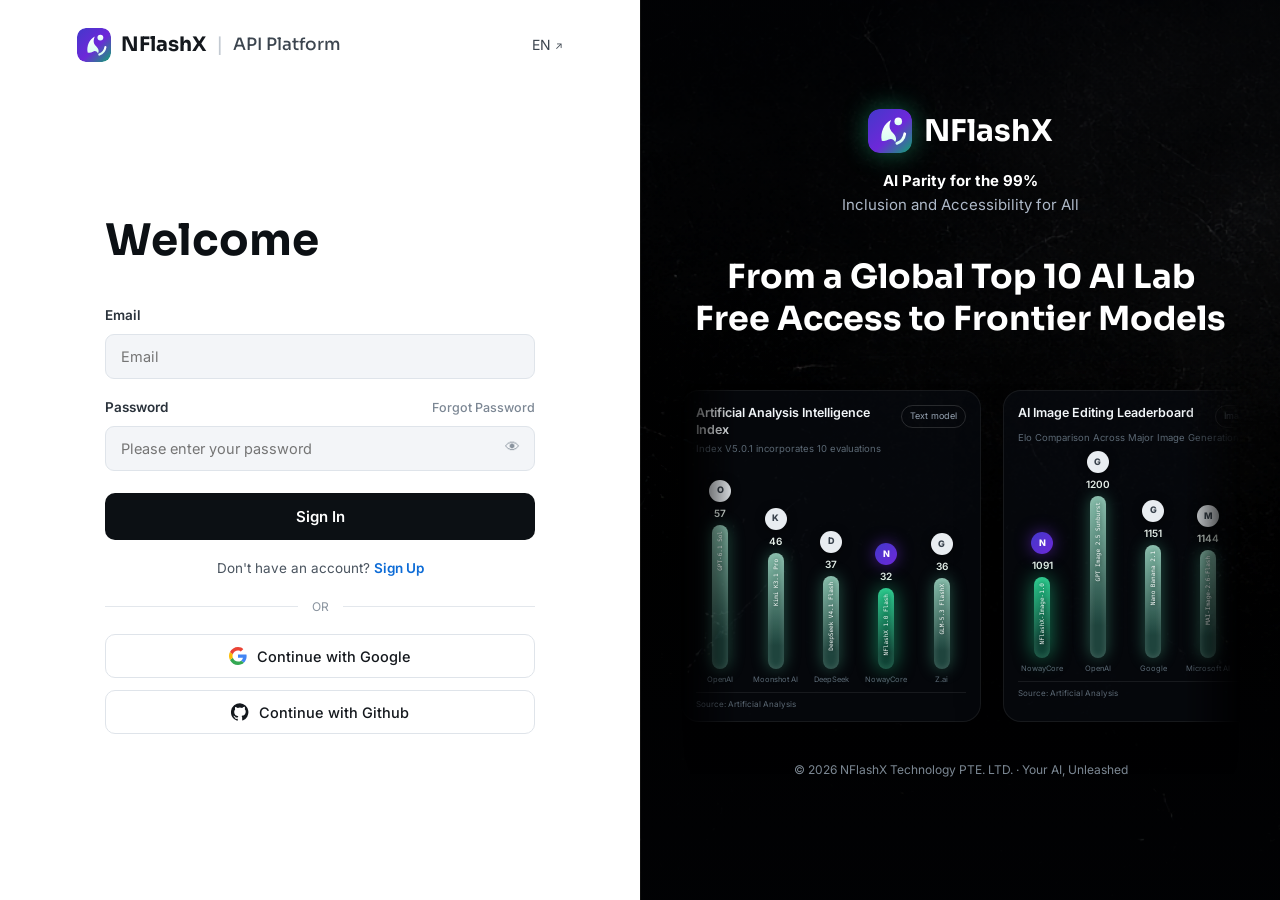
<file: platform.html>
<!DOCTYPE html>
<html lang="en">
<head>
<meta charset="UTF-8">
<meta name="viewport" content="width=device-width, initial-scale=1.0">
<title>NFlashX API Platform</title>
<link rel="icon" href="assets/logo.svg" type="image/svg+xml">
<link rel="preconnect" href="https://fonts.googleapis.com">
<link rel="preconnect" href="https://fonts.gstatic.com" crossorigin>
<link href="https://fonts.googleapis.com/css2?family=Sora:wght@400;600;700;800&family=Space+Grotesk:wght@400;500;600;700&family=Inter:wght@400;500;600;700&family=JetBrains+Mono:wght@400;600&display=swap" rel="stylesheet">
<link rel="stylesheet" href="css/styles.css?v=18">
<link rel="stylesheet" href="css/platform.css?v=17">
</head>
<body class="plat">

<header class="plat-top">
  <a class="brandline" href="./">
    <img src="assets/logo.svg" alt=""> NFlashX <span class="sep">|</span> <span class="sub">API Platform</span>
  </a>
  <div class="top-right">
    <a href="#">EN <span style="font-size:10px">↗</span></a>
    <a href="docs.html" target="_blank">Documentation</a>
    <a href="#profile">Account</a>
    <a href="#agent-plan">Subscribe</a>
    <button class="bell" aria-label="Notifications" onclick="location.hash='#notifications'">
      <svg width="17" height="17" viewBox="0 0 24 24" fill="none" stroke="currentColor" stroke-width="1.8"><path d="M18 8a6 6 0 10-12 0c0 7-3 9-3 9h18s-3-2-3-9M13.7 21a2 2 0 01-3.4 0"/></svg>
      <span class="dot"></span>
    </button>
    <a class="avatar" id="topAvatar" href="#profile">N</a>
  </div>
</header>

<div class="plat-body">
  <aside class="plat-side">
    <div class="grp open" data-g="settings">
      <div class="grp-head">
        <svg viewBox="0 0 24 24" fill="none" stroke-width="1.7"><path d="M12 15a3 3 0 100-6 3 3 0 000 6z"/><path d="M19.4 15a1.65 1.65 0 00.33 1.82l.06.06a2 2 0 11-2.83 2.83l-.06-.06a1.65 1.65 0 00-1.82-.33 1.65 1.65 0 00-1 1.51V21a2 2 0 11-4 0v-.09a1.65 1.65 0 00-1-1.51 1.65 1.65 0 00-1.82.33l-.06.06a2 2 0 11-2.83-2.83l.06-.06a1.65 1.65 0 00.33-1.82 1.65 1.65 0 00-1.51-1H3a2 2 0 110-4h.09a1.65 1.65 0 001.51-1 1.65 1.65 0 00-.33-1.82l-.06-.06a2 2 0 112.83-2.83l.06.06a1.65 1.65 0 001.82.33h0a1.65 1.65 0 001-1.51V3a2 2 0 114 0v.09a1.65 1.65 0 001 1.51h0a1.65 1.65 0 001.82-.33l.06-.06a2 2 0 112.83 2.83l-.06.06a1.65 1.65 0 00-.33 1.82v0a1.65 1.65 0 001.51 1H21a2 2 0 110 4h-.09a1.65 1.65 0 00-1.51 1z"/></svg>
        Settings <span class="car">▾</span>
      </div>
      <ul class="grp-list">
        <li><a href="#profile" class="on">Your Profile</a></li>
        <li><a href="#api-keys">API Keys</a></li>
        <li><a href="#usage">Usage</a></li>
      </ul>
    </div>
    <div class="grp" data-g="admin" id="adminGrp" style="display:none">
      <div class="grp-head">
        <svg viewBox="0 0 24 24" fill="none" stroke-width="1.7"><path d="M12 2l8 4v6c0 5-3.5 8.5-8 10-4.5-1.5-8-5-8-10V6l8-4z"/></svg>
        Admin Console <span class="car">▾</span>
      </div>
      <ul class="grp-list">
        <li><a href="admin.html">Users, Keys & Usage</a></li>
      </ul>
    </div>
    <div class="grp" data-g="billing">
      <div class="grp-head">
        <svg viewBox="0 0 24 24" fill="none" stroke-width="1.7"><rect x="2" y="5" width="20" height="14" rx="2"/><path d="M2 10h20"/></svg>
        Billing <span class="car">▾</span>
      </div>
      <ul class="grp-list">
        <li><a href="#balance">Balance</a></li>
        <li><a href="#billing">Billing</a></li>
      </ul>
    </div>
    <div class="grp" data-g="subscribe">
      <div class="grp-head">
        <svg viewBox="0 0 24 24" fill="none" stroke-width="1.7"><path d="M12 2l2.4 5.4L20 8.3l-4.3 4 1.2 5.9L12 15.3 7.1 18.2l1.2-5.9L4 8.3l5.6-.9L12 2z"/></svg>
        Upgrade <span class="car">▾</span>
      </div>
      <ul class="grp-list">
        <li><a href="#agent-plan">Pro tier</a></li>
      </ul>
    </div>
    <div class="grp" data-g="notifications">
      <div class="grp-head">
        <svg viewBox="0 0 24 24" fill="none" stroke-width="1.7"><path d="M18 8a6 6 0 10-12 0c0 7-3 9-3 9h18s-3-2-3-9M13.7 21a2 2 0 01-3.4 0"/></svg>
        Notifications <span class="car">▾</span>
      </div>
      <ul class="grp-list">
        <li><a href="#notifications">User Notifications</a></li>
      </ul>
    </div>

    <div class="side-widgets">
      <div class="pill-row">
        <a class="pill-connect" href="docs.html#quickstart">
          <svg width="12" height="12" viewBox="0 0 24 24" fill="currentColor"><path d="M13 2L3 14h7l-1 8 10-12h-7l1-8z"/></svg>
          Connect tool
        </a>
        <a class="pill-gh" href="https://github.com" target="_blank">
          <svg width="13" height="13" viewBox="0 0 24 24" fill="currentColor"><path d="M12 .3a12 12 0 00-3.8 23.4c.6.1.8-.3.8-.6v-2c-3.3.7-4-1.6-4-1.6-.6-1.4-1.4-1.8-1.4-1.8-1-.7.1-.7.1-.7 1.2 0 1.9 1.2 1.9 1.2 1 1.8 2.8 1.3 3.5 1 .1-.8.4-1.3.7-1.6-2.7-.3-5.5-1.3-5.5-5.9 0-1.3.5-2.4 1.2-3.2-.1-.3-.5-1.5.1-3.2 0 0 1-.3 3.3 1.2a11.5 11.5 0 016 0C17.3 4.6 18.3 5 18.3 5c.6 1.7.2 2.9.1 3.2.8.8 1.2 1.9 1.2 3.2 0 4.6-2.8 5.6-5.5 5.9.4.4.8 1.1.8 2.2v3.3c0 .3.2.7.8.6A12 12 0 0012 .3z"/></svg>
          GitHub
        </a>
      </div>
      <div class="qr-row">
        <a class="qr-item discord" href="#">
          <span class="qr"><svg viewBox="0 0 21 16" width="52" height="40"><rect width="3" height="3" x="1" y="1" fill="#4a6cf7"/><rect width="3" height="3" x="5" y="1" fill="#4a6cf7"/><rect width="3" height="1" x="9" y="1" fill="#4a6cf7"/><rect width="3" height="3" x="13" y="1" fill="#4a6cf7"/><rect width="1" height="3" x="17" y="1" fill="#4a6cf7"/><rect width="3" height="1" x="1" y="5" fill="#4a6cf7"/><rect width="1" height="3" x="5" y="5" fill="#4a6cf7"/><rect width="3" height="3" x="9" y="5" fill="#4a6cf7"/><rect width="1" height="1" x="13" y="5" fill="#4a6cf7"/><rect width="3" height="3" x="17" y="5" fill="#4a6cf7"/><rect width="1" height="1" x="1" y="9" fill="#4a6cf7"/><rect width="3" height="3" x="5" y="9" fill="#4a6cf7"/><rect width="1" height="3" x="9" y="9" fill="#4a6cf7"/><rect width="3" height="1" x="13" y="9" fill="#4a6cf7"/><rect width="1" height="3" x="17" y="9" fill="#4a6cf7"/><rect width="3" height="3" x="1" y="13" fill="#4a6cf7"/><rect width="1" height="3" x="5" y="13" fill="#4a6cf7"/><rect width="3" height="1" x="9" y="13" fill="#4a6cf7"/><rect width="3" height="3" x="13" y="13" fill="#4a6cf7"/><rect width="1" height="1" x="17" y="13" fill="#4a6cf7"/></svg></span>
          <span style="color:#5865f2;font-weight:600">Discord</span>
        </a>
        <a class="qr-item" href="#">
          <span class="qr"><svg viewBox="0 0 21 16" width="52" height="40"><rect width="3" height="3" x="1" y="1" fill="#2aae67"/><rect width="1" height="3" x="5" y="1" fill="#2aae67"/><rect width="3" height="1" x="9" y="1" fill="#2aae67"/><rect width="1" height="1" x="13" y="1" fill="#2aae67"/><rect width="3" height="3" x="17" y="1" fill="#2aae67"/><rect width="1" height="1" x="1" y="5" fill="#2aae67"/><rect width="3" height="3" x="5" y="5" fill="#2aae67"/><rect width="1" height="3" x="9" y="5" fill="#2aae67"/><rect width="3" height="1" x="13" y="5" fill="#2aae67"/><rect width="1" height="3" x="17" y="5" fill="#2aae67"/><rect width="3" height="1" x="1" y="9" fill="#2aae67"/><rect width="1" height="3" x="5" y="9" fill="#2aae67"/><rect width="3" height="3" x="9" y="9" fill="#2aae67"/><rect width="1" height="1" x="13" y="9" fill="#2aae67"/><rect width="3" height="1" x="17" y="9" fill="#2aae67"/><rect width="1" height="3" x="1" y="13" fill="#2aae67"/><rect width="3" height="3" x="5" y="13" fill="#2aae67"/><rect width="1" height="1" x="9" y="13" fill="#2aae67"/><rect width="1" height="3" x="13" y="13" fill="#2aae67"/><rect width="3" height="3" x="17" y="13" fill="#2aae67"/></svg></span>
          <span style="color:#2aae67;font-weight:600">WeChat</span>
        </a>
      </div>
    </div>
  </aside>

  <main class="plat-main" id="pageContent"></main>
</div>

<button class="live-chat">
  <svg width="16" height="16" viewBox="0 0 24 24" fill="none" stroke="currentColor" stroke-width="1.8"><path d="M21 11.5a8.38 8.38 0 01-.9 3.8 8.5 8.5 0 01-7.6 4.7 8.38 8.38 0 01-3.8-.9L3 21l1.9-5.7a8.38 8.38 0 01-.9-3.8 8.5 8.5 0 014.7-7.6 8.38 8.38 0 013.8-.9h.5a8.48 8.48 0 018 8v.5z"/></svg>
  Live Chat
</button>

<script>
const $ = s => document.querySelector(s);
let ME = null;

const sess = JSON.parse(localStorage.getItem('nfx_session') || 'null');
if (!sess || !sess.token) location.replace('login.html');

const api = (p, body) => fetch('/api/auth/' + p, {
  method: 'POST',
  headers: { 'Content-Type': 'application/json', 'Authorization': 'Bearer ' + sess.token },
  body: JSON.stringify(body || {})
}).then(async r => {
  const j = await r.json();
  if (!r.ok) {
    // 401 hết hạn HOẶC 403 (banned/account unavailable) → đá về login, không để nằm trang trống
    if (r.status === 401 || (r.status === 403 && /banned|unavailable|expired/i.test(j.error || ''))) {
      localStorage.removeItem('nfx_session');
      location.href = 'login.html';
    }
    throw new Error(j.error || 'Request failed');
  }
  return j;
});

const esc = s => String(s).replace(/&/g, '&amp;').replace(/</g, '&lt;');

/* ---------- Toast (thay alert xấu của Windows) ---------- */
function toast(msg, kind) {
  let host = document.getElementById('nfToastHost');
  if (!host) {
    host = document.createElement('div');
    host.id = 'nfToastHost';
    host.style.cssText = 'position:fixed;top:22px;left:50%;transform:translateX(-50%);z-index:9999;display:flex;flex-direction:column;gap:8px;align-items:center;pointer-events:none';
    document.body.appendChild(host);
  }
  const colors = {
    ok:   ['linear-gradient(92deg,#0ea86f,#25e39a)', '#03130c', '✓'],
    err:  ['linear-gradient(92deg,#c0392b,#ff6b6b)', '#fff', '!'],
    info: ['linear-gradient(92deg,#1e2a3a,#2d3f55)', '#e8f1f8', 'i']
  };
  const [bg, fg, icon] = colors[kind || 'info'];
  const el = document.createElement('div');
  el.style.cssText = `background:${bg};color:${fg};padding:12px 20px;border-radius:12px;font-size:13.5px;font-weight:600;font-family:Inter,system-ui,sans-serif;box-shadow:0 14px 40px rgba(0,0,0,.55);display:flex;gap:10px;align-items:flex-start;max-width:520px;line-height:1.5;opacity:0;transform:translateY(-10px);transition:.25s;pointer-events:auto;border:1px solid rgba(255,255,255,.14)`;
  el.innerHTML = `<span style="font-weight:800">${icon}</span><span>${String(msg).replace(/</g,'&lt;')}</span>`;
  host.appendChild(el);
  requestAnimationFrame(() => { el.style.opacity = '1'; el.style.transform = 'translateY(0)'; });
  setTimeout(() => { el.style.opacity = '0'; el.style.transform = 'translateY(-10px)'; setTimeout(() => el.remove(), 300); }, kind === 'err' ? 6000 : 3800);
}
window.alert = (m) => toast(m, /error|fail|cannot|invalid|must|not /i.test(String(m)) ? 'err' : 'info');

/* ---------- Dialog đẹp thay confirm()/prompt() ---------- */
function nfDialog({ title, message, input, placeholder, type, okText, danger }) {
  return new Promise(resolve => {
    const bd = document.createElement('div');
    bd.style.cssText = 'position:fixed;inset:0;background:rgba(0,0,0,.72);backdrop-filter:blur(4px);z-index:10000;display:flex;align-items:center;justify-content:center;opacity:0;transition:.18s';
    bd.innerHTML = `
      <div style="background:#0c1016;border:1px solid rgba(255,255,255,.13);border-radius:18px;padding:26px;width:min(420px,92vw);box-shadow:0 30px 80px rgba(0,0,0,.7);font-family:Inter,system-ui,sans-serif;transform:scale(.96);transition:.18s">
        <h3 style="margin:0 0 8px;font-family:'Space Grotesk',sans-serif;font-size:18px;color:#f2f6f9">${esc(title || '')}</h3>
        ${message ? `<p style="margin:0 0 16px;color:#96a3b2;font-size:13.5px;line-height:1.6">${esc(message)}</p>` : ''}
        ${input ? `<input id="nfDlgInput" type="${type || 'text'}" placeholder="${esc(placeholder || '')}" style="width:100%;background:#070b12;border:1px solid rgba(255,255,255,.16);border-radius:10px;padding:11px 13px;color:#f2f6f9;font-size:14px;outline:none;margin-bottom:18px;box-sizing:border-box">` : ''}
        <div style="display:flex;gap:10px;justify-content:flex-end">
          <button id="nfDlgCancel" style="background:rgba(255,255,255,.05);border:1px solid rgba(255,255,255,.14);color:#96a3b2;border-radius:10px;padding:10px 18px;font-size:13.5px;font-weight:600;cursor:pointer">Cancel</button>
          <button id="nfDlgOk" style="background:${danger ? 'linear-gradient(92deg,#c0392b,#ff6b6b)' : 'linear-gradient(92deg,#0ea86f,#25e39a)'};border:none;color:${danger ? '#fff' : '#03130c'};border-radius:10px;padding:10px 20px;font-size:13.5px;font-weight:700;cursor:pointer">${esc(okText || 'OK')}</button>
        </div>
      </div>`;
    document.body.appendChild(bd);
    requestAnimationFrame(() => { bd.style.opacity = '1'; bd.firstElementChild.style.transform = 'scale(1)'; });
    const inp = bd.querySelector('#nfDlgInput');
    if (inp) setTimeout(() => inp.focus(), 80);
    const close = v => { bd.style.opacity = '0'; setTimeout(() => { bd.remove(); resolve(v); }, 180); };
    bd.querySelector('#nfDlgCancel').onclick = () => close(input ? null : false);
    bd.querySelector('#nfDlgOk').onclick = () => close(input ? (inp.value || '') : true);
    if (inp) inp.onkeydown = e => { if (e.key === 'Enter') bd.querySelector('#nfDlgOk').click(); };
    bd.addEventListener('click', e => { if (e.target === bd) close(input ? null : false); });
    document.addEventListener('keydown', function esc2(e) {
      if (e.key === 'Escape') { close(input ? null : false); document.removeEventListener('keydown', esc2); }
    });
  });
}
window.confirm = (m) => nfDialog({ title: 'Confirm', message: m, okText: 'Confirm', danger: /delete|remove|xóa/i.test(String(m)) });
window.prompt = (m) => nfDialog({ title: 'Input', message: m, input: true });

const ICON_COPY = '<button class="copy-ic" onclick="copyText(this.dataset.v,this)" data-v=""><svg viewBox="0 0 24 24" fill="none" stroke="currentColor" stroke-width="2"><rect x="9" y="9" width="12" height="12" rx="2"/><path d="M5 15V5a2 2 0 012-2h10"/></svg></button>';
const copyText = (v, btn) => { navigator.clipboard.writeText(v).catch(()=>{}); btn.innerHTML = '✓'; setTimeout(()=>btn.innerHTML='<svg viewBox="0 0 24 24" width="14" height="14" fill="none" stroke="currentColor" stroke-width="2"><rect x="9" y="9" width="12" height="12" rx="2"/><path d="M5 15V5a2 2 0 012-2h10"/></svg>', 1200); };

const PAGES = {
  profile: {
    title: 'Your Profile',
    render(u) {
      const id = 'ID-' + (u.email.split('@')[0].toUpperCase().replace(/[^A-Z0-9]/g,'')) + '-' + Math.floor(u.created || 0);
      return `
      <h1>Your Profile</h1>
      <h2>Basic Information</h2>
      <div class="kv"><span class="k">Email</span><span class="v">${esc(u.email)} <span class="badge-verified"><svg viewBox="0 0 24 24" fill="none" stroke="currentColor" stroke-width="2"><path d="M20 6L9 17l-5-5"/></svg> Verified</span></span></div>
      <div class="kv"><span class="k">ID</span><span class="v">${esc(id)} ${ICON_COPY.replace('data-v=""','data-v="'+id+'"')}</span></div>
      <div class="btn-row">
        <a class="btn-dark" href="#api-keys">Get Your Key</a>
        <a class="btn-light" href="#" data-recharge>Recharge</a>
      </div>
      <div class="sec">
        <h2 style="margin-top:0">Security Settings</h2>
        <div class="kv" style="align-items:flex-start"><span class="k">Password</span><span class="v"><span class="linklike" id="pwSet">Set</span></span></div>
        <p class="desc">You can update your password to better secure your account.</p>
        <div class="kv" style="align-items:flex-start;margin-top:18px"><span class="k">Delete Account</span><span class="v"><span class="linklike danger" id="accDel">Delete</span></span></div>
        <p class="desc">If you no longer wish to use the service, you can permanently delete your account.</p>
      </div>
      <div class="sec">
        <h2 style="margin-top:0">Language Settings</h2>
        <select class="lang-sel"><option>English</option><option>Tiếng Việt</option><option>中文</option></select>
      </div>`;
    },
    after() {
      $('#pwSet').onclick = async () => {
        const p = prompt('New password (min 6 characters):');
        if (p === null) return;
        if (p.length < 6) return alert('Password must be at least 6 characters.');
        try { await api('set-password', { token: sess.token, password: p }); alert('Password updated — you can now sign in with email + password.'); }
        catch (e) { alert(e.message); }
      };
      const del = $('#accDel');
      let armed = false;
      del.onclick = async () => {
        if (!armed) {
          armed = true; del.textContent = 'Click again to confirm — permanent!';
          setTimeout(() => { armed = false; del.textContent = 'Delete'; }, 4000);
          return;
        }
        const c = prompt('Type DELETE to permanently remove your account:');
        if (c === null) return;
        try {
          await api('delete-account', { token: sess.token, confirm: c });
          localStorage.removeItem('nfx_session');
          location.href = 'index.html';
        } catch (e) { alert(e.message); }
      };
    }
  },
  'api-keys': {
    title: 'API Keys',
    render(u) {
      return `
      <h1>API Keys</h1>
      <p class="desc">Do not share your API key with others, or expose it in the browser or other client-side code.</p>
      <p class="desc">1. Create a secret key; 2. Connect to NFlashX omnimodal free models; 3. Start exploring.</p>
      <div class="btn-row" style="justify-content:space-between;align-items:center;margin-bottom:0">
        <button class="btn-dark sm" id="createKey">Create new secret key</button>
        <a class="linklike" href="docs.html#quickstart" style="text-decoration:none">Connect Coding Tools ↗</a>
      </div>
      <table class="apitable">
        <thead><tr><th style="width:22%">Name</th><th style="width:26%">Secret Key</th><th style="width:22%">Created time(UTC)</th><th style="width:16%">Last used(UTC)</th><th>Operations</th></tr></thead>
        <tbody id="keyRows"><tr><td colspan="5"><div class="no-data">Loading…</div></td></tr></tbody>
      </table>
      <h2>Enterprise Keys</h2>
      <p class="desc">After completing Enterprise Verification, you can create enterprise API keys. Enterprise API keys have 2× the RPM limit of free personal user keys.</p>
      <div class="empty">Enterprise Verification is required before creating enterprise keys.</div>`;
    },
    after() { loadKeys(); }
  }, usage: {
    title: 'Usage',
    render(u) {
      return `
      <h1>Usage <span style="color:#b6bfc9;font-size:14px">ⓘ</span></h1>
      <div class="stats">
        <div class="stat"><div class="n" id="uReq">…</div><div class="l">Total Requests</div></div>
        <div class="stat"><div class="n" id="uToday">…</div><div class="l">Requests Today</div></div>
        <div class="stat"><div class="n" id="uImg">…</div><div class="l">Images Generated</div></div>
        <div class="stat"><div class="n" id="uVid">…</div><div class="l">Video Tasks</div></div>
        <div class="stat"><div class="n" id="uDays">…</div><div class="l">Active Days</div></div>
      </div>
      <div class="heat-wrap">
        <div class="heat-head"><span>Activity — past 12 months</span><span style="font-weight:400;color:#8a949f;font-size:12px" id="uRange"></span></div>
        <div style="display:flex;align-items:center;gap:10px;margin-top:12px">
          <span style="font-size:13px;font-weight:600">Less</span>
          <span id="uHeat" style="display:grid;grid-template-rows:repeat(7,11px);grid-auto-flow:column;gap:3px"></span>
          <span style="font-size:13px;font-weight:600">More</span>
        </div>
        <p class="desc" style="margin-top:8px" id="uActive"></p>
      </div>
      <div class="heat-wrap">
        <div class="heat-head"><span>Usage Trend — last 14 days</span></div>
        <svg id="uTrend" viewBox="0 0 700 190" style="width:100%;height:200px;margin-top:10px"></svg>
      </div>`;
    },
    after() { loadUsage(); }
  },  balance: {
    title: 'Balance',
    render(u) {
      return `
      <h1>Balance <span style="color:#b6bfc9;font-size:14px">ⓘ</span></h1>
      <p class="desc" style="margin-top:14px">Effective balance</p>
      <div class="bal-big" id="balBig">$ —</div>
      <div class="bal-box">
        <div class="b"><b>Current balance</b><span id="balCur">$ —</span></div>
        <div class="b"><b>Voucher balance</b><span>$0.000000</span></div>
      </div>
      <div class="btn-row">
        <button class="btn-dark sm" id="recharge10">Recharge $10</button>
        <button class="btn-light sm" data-recharge>Custom amount…</button>
      </div>
      <div class="sec">
        <h2 style="margin-top:0">Payment History</h2>
        <div id="payRows"><div class="no-data">No recharge requests yet</div></div>
      </div>`;
    },
    after() {
      loadBalance();
      const b10 = document.getElementById('recharge10');
      if (b10) b10.onclick = async () => {
        b10.disabled = true; b10.textContent = 'Submitting…';
        try {
          const r = await api('recharge-request', { token: sess.token, amount: 10 });
          if (r.request && r.request.status === 'approved') {
            alert('✓ Credited $10 to your balance instantly (admin account).');
            loadBalance();
          } else if (r.payment) {
            showPayPanel(r.payment, null);
          }
          loadBalance();
        } catch (e) { alert(e.message); }
        b10.disabled = false; b10.textContent = 'Recharge $10';
      };
    }
  },  billing: {
    title: 'Billing',
    render() {
      return `
      <h1>Billing</h1>
      <p class="desc">Invoices and payment history.</p>
      <div class="empty">No billing records yet.</div>`;
    }
  },
  'token-plan': {
    title: 'Token Plan',
    render() {
      return `
      <h1>Token Plan</h1>
      <p class="desc">Starter quotas included with every account.</p>
      <div class="empty">Token Plan details are coming soon.</div>`;
    }
  },  'agent-plan': {
    title: 'Pro tier',
    render(u) {
      const isPro = String(u.plan).toLowerCase() === 'pro';
      return `
      <h1>Pro tier</h1>
      <p class="desc">One-time $10 top-up — unlocks the Pro model, a larger context window, and the lower Pro rate limit. This is not a recurring subscription.</p>
      <div class="bal-box" style="margin:14px 0">
        <div class="b"><b>Pro tier — one-time top-up</b><span style="font-family:'Space Grotesk';font-weight:700">$10</span></div>
        <div class="b"><b>Your current tier</b><span>${esc(u.plan)} ${isPro ? '<span style="color:#25e39a">✓ active</span>' : ''}</span></div>
      </div>
      ${isPro
        ? '<div class="empty" style="color:#25e39a">You are already on the Pro tier — full API access unlocked.</div>'
        : `<div class="btn-row">
             <button class="btn-dark sm" id="subNow">Upgrade to Pro — $10</button>
           </div>
           <p class="desc" style="margin-top:10px">This sends a $10 top-up request. Once approved, $10 is added to your balance and your account tier becomes Pro: the nflashx-1.0-pro model unlocks and new keys are issued with the sk-nfx-pro- prefix.</p>`}`;
    },
    after() {
      const b = document.getElementById('subNow');
      if (!b) return;
      b.onclick = async () => {
        b.disabled = true; b.textContent = 'Submitting…';
        try {
          const r = await api('recharge-request', { token: sess.token, amount: 10, plan: 'pro' });
          if (r.request && r.request.status === 'approved') {
            ME.plan = 'Pro';
            alert('✓ Pro unlocked — $10 credited. New keys now carry the sk-nfx-pro- prefix.');
            route();
          } else if (r.payment) {
            showPayPanel(r.payment, 'pro');
          }
        } catch (e) { alert(e.message); }
        b.disabled = false; b.textContent = 'Upgrade to Pro — $10';
      };
    }
  },  notifications: {
    title: 'User Notifications',
    render() {
      return `
      <h1>User Notifications</h1>
      <p class="desc">Product updates and account alerts will appear here.</p>
      <div id="notifList"><div class="empty">Loading…</div></div>`;
    },
    after() {
      fetch('/api/auth/announcements', { method: 'POST', headers: { 'Content-Type': 'application/json' }, body: '{}' })
        .then(r => r.json()).then(d => {
          const list = d.announcements || [];
          const box = document.getElementById('notifList');
          if (!box) return;
          box.innerHTML = list.length ? list.map(a =>
            '<div class="kv" style="align-items:flex-start"><span class="k">' + new Date(a.ts*1000).toLocaleString() + '</span>' +
            '<span class="v"><b>' + esc(a.title) + '</b><br><span style="color:#96a3b2;font-size:13px">' + esc(a.body) + '</span></span></div>'
          ).join('') : '<div class="empty">You are all caught up.</div>';
        }).catch(() => {});
    }
  },
};

const GROUP_OF = { 'api-keys':'settings', usage:'settings', balance:'billing', billing:'billing', 'token-plan':'subscribe', 'agent-plan':'subscribe', notifications:'notifications' };

function route() {
  const key = (location.hash || '#profile').slice(1);
  const page = PAGES[key] || PAGES.profile;
  if (!ME) return;
  $('#pageContent').innerHTML = page.render(ME);
  document.title = page.title + ' — NFlashX API Platform';
  document.querySelectorAll('.plat-side .grp-list a').forEach(a => a.classList.toggle('on', a.getAttribute('href') === '#' + key));
  document.querySelectorAll('.plat-side .grp').forEach(g => {
    const has = g.querySelector('.grp-list a.on');
    g.classList.toggle('open', !!has || g.dataset.g === 'settings');
  });
  if (page.after) page.after();
  scrollTo(0, 0);
}
window.addEventListener('hashchange', route);

document.querySelectorAll('.plat-side .grp-head').forEach(h => h.onclick = () => h.parentElement.classList.toggle('open'));

(async () => {
  /* Kết quả quay về từ PayPal (?pay=ok|cancel|error) */
  const pay = new URLSearchParams(location.search).get('pay');
  if (pay) {
    history.replaceState(null, '', '/platform.html#balance');
    if (pay === 'ok') alert('✓ PayPal payment completed — balance credited. Thanks!');
    else if (pay === 'cancel') alert('PayPal payment cancelled — nothing charged.');
    else alert('PayPal payment could not be completed. Contact support if money left your account.');
  }
  try {
    const r = await api('me', { token: sess.token });
    ME = r.user;
    sess.name = ME.name || sess.name;
    if (sess.apiKey) localStorage.setItem('nfx_session', JSON.stringify(sess));
    $('#topAvatar').textContent = (ME.name || 'N')[0].toUpperCase();
    if (ME.admin) $('#adminGrp').style.display = '';
    route();
  } catch (e) { /* handled by api() */ }
})();

/* ---------- Usage + Balance (server-backed, hàng thật) ---------- */
async function loadUsage() {
  try {
    const r = await api('usage', { token: sess.token });
    const by = r.lifetime_by_endpoint || {};
    const img = by['/api/images'] || by['/v1/images/generations'] || 0;
    const vid = by['/api/videos'] || by['/v1/videos'] || 0;
    $('#uReq').textContent = r.lifetime_requests;
    $('#uToday').textContent = r.today_requests;
    $('#uImg').textContent = img;
    $('#uVid').textContent = vid;
    const daily = r.daily || {};
    const days = Object.keys(daily).length;
    $('#uDays').textContent = days;
    // --- heatmap 53 tuần (371 ngày kết thúc hôm nay) ---
    const heat = $('#uHeat');
    if (heat) {
      let cellsHtml = '';
      const start = new Date(); start.setHours(0,0,0,0);
      start.setDate(start.getDate() - 370 - ((start.getDay() + 6) % 7));
      let active = 0;
      for (let i = 0; i < 371 + ((new Date().getDay() + 6) % 7); i++) {
        const d = new Date(start); d.setDate(start.getDate() + i);
        const key = d.getFullYear() + '-' + String(d.getMonth()+1).padStart(2,'0') + '-' + String(d.getDate()).padStart(2,'0');
        const n = daily[key] || 0;
        if (n > 0) active++;
        const a = n === 0 ? 0.05 : n <= 2 ? 0.3 : n <= 5 ? 0.55 : n <= 10 ? 0.8 : 1;
        cellsHtml += `<div style="width:11px;height:11px;border-radius:3px;background:rgba(37,227,154,${a})" title="${key}: ${n} requests"></div>`;
      }
      heat.innerHTML = cellsHtml;
      $('#uActive').textContent = days + ' active day' + (days === 1 ? '' : 's') + ' · ' + r.lifetime_requests + ' total requests';
      $('#uRange').textContent = (new Date(start)).toISOString().slice(0,10) + ' → ' + new Date().toISOString().slice(0,10);
    }
    // --- trend 14 ngày ---
    const svg = $('#uTrend');
    if (svg) {
      const pts = [];
      for (let i = 13; i >= 0; i--) {
        const d = new Date(); d.setHours(0,0,0,0); d.setDate(d.getDate() - i);
        const key = d.getFullYear() + '-' + String(d.getMonth()+1).padStart(2,'0') + '-' + String(d.getDate()).padStart(2,'0');
        pts.push({ key, n: daily[key] || 0, d });
      }
      const max = Math.max(1, ...pts.map(p => p.n));
      const X = i => 50 + i * (640 / 13), Y = n => 180 - (n / max) * 150;
      let grid = '', labels = '', dotsSvg = '';
      [0, 0.25, 0.5, 0.75, 1].forEach(f => { grid += `<line x1="40" y1="${180 - f*150}" x2="690" y2="${180 - f*150}" stroke="#222a33"/><text x="8" y="${184 - f*150}" fill="#8a949f" font-size="10">${Math.round(max*f)}</text>`; });
      pts.forEach((p, i) => { if (i % 2 === 0) labels += `<text x="${X(i)-14}" y="188" fill="#8a949f" font-size="10">${p.key.slice(5)}</text>`;
        dotsSvg += `<circle cx="${X(i)}" cy="${Y(p.n)}" r="3.5" fill="#25e39a"><title>${p.key}: ${p.n}</title></circle>`; });
      const line = pts.map((p, i) => `${X(i)},${Y(p.n)}`).join(' ');
      svg.innerHTML = grid + `<polyline points="${line}" fill="none" stroke="#25e39a" stroke-width="1.8"/>` + dotsSvg + labels;
    }
  } catch (e) { console.warn(e.message); }
}
async function loadBalance() {
  try {
    const r = await api('recharge-status', { token: sess.token });
    $('#balBig').textContent = '$ ' + Number(r.balance).toFixed(6);
    $('#balCur').textContent = '$ ' + Number(r.balance).toFixed(6);
    const box = $('#payRows');
    if (r.history && r.history.length) {
      box.innerHTML = r.history.map(h =>
        `<div class="b" style="display:flex;justify-content:space-between;padding:10px 0;border-bottom:1px solid rgba(255,255,255,.06)">
          <b>Recharge $${h.amount}</b><span>${new Date(h.ts*1000).toLocaleString()} — <span style="color:${h.status==='pending'?'#ffb84d':h.status==='approved'?'#25e39a':'#ff6b6b'}">${h.status}</span></span></div>`).join('');
    } else box.innerHTML = '<div class="no-data">No recharge requests yet</div>';
  } catch (e) { console.warn(e.message); }
}
</script>

<!-- Payment panel — Chuyển khoản VietQR (VN) + PayPal/Card (quốc tế) -->
<div id="payBackdrop" style="position:fixed;inset:0;background:rgba(0,0,0,.7);z-index:900;display:none;align-items:center;justify-content:center">
  <div style="background:#0c1016;border:1px solid rgba(255,255,255,.12);border-radius:16px;padding:26px;max-width:440px;width:92%;text-align:center;max-height:92vh;overflow-y:auto">
    <h3 style="font-family:'Space Grotesk';font-size:18px;margin-bottom:4px">Payment</h3>
    <p style="color:#8a949f;font-size:12.5px;margin-bottom:12px" id="payAmountLine"></p>
    <div id="payTabs" style="display:flex;gap:8px;justify-content:center;margin-bottom:14px;flex-wrap:wrap">
      <button id="tabBank" onclick="payTab('bank')" style="background:linear-gradient(92deg,#0ea86f,#25e39a);color:#03130c;border:none;border-radius:10px;padding:8px 16px;font-weight:700;font-size:12.5px;cursor:pointer">🏦 Bank transfer (VN)</button>
      <button id="tabPaypal" onclick="payTab('paypal')" style="background:rgba(255,255,255,.06);color:#96a3b2;border:1px solid rgba(255,255,255,.14);border-radius:10px;padding:8px 16px;font-weight:700;font-size:12.5px;cursor:pointer">💳 PayPal · International cards</button>
      <button id="tabUsdt" onclick="payTab('usdt')" style="display:none;background:rgba(255,255,255,.06);color:#96a3b2;border:1px solid rgba(255,255,255,.14);border-radius:10px;padding:8px 16px;font-weight:700;font-size:12.5px;cursor:pointer">🪙 USDT TRC20</button>
    </div>

    <div id="payBank">
      <div style="background:linear-gradient(180deg,rgba(37,227,154,.07),rgba(37,227,154,.02));border:1px solid rgba(37,227,154,.18);border-radius:16px;padding:18px 16px 14px;display:flex;flex-direction:column;align-items:center;gap:12px">
        <div style="font-size:10.5px;letter-spacing:.14em;text-transform:uppercase;color:#7ea8a0;font-weight:700">Scan to pay</div>
        <div style="background:#fff;border-radius:12px;padding:10px;line-height:0;box-shadow:0 8px 26px rgba(0,0,0,.4)">
          <img id="payQR" style="width:236px;height:auto;display:block;border-radius:4px" alt="Transfer QR code"
               onerror="this.parentElement.style.display='none';document.getElementById('payQRFallback').style.display='flex'">
        </div>
        <div id="payQRFallback" style="display:none;width:256px;height:120px;align-items:center;justify-content:center;text-align:center;color:#ff9a9a;font-size:12px;line-height:1.5;border:1px dashed rgba(255,120,120,.4);border-radius:10px">Could not load the QR code<br>Use the transfer details below</div>
        <div style="text-align:center;line-height:1.5">
          <div style="font-size:15px;font-weight:700;color:#f2f6f9;letter-spacing:.2px" id="payName">—</div>
          <div style="font-size:13.5px;color:#9df3ca;font-family:'JetBrains Mono',Consolas,monospace;letter-spacing:.8px;margin-top:3px" id="payAcc">—</div>
        </div>
        <div style="font-size:9.5px;color:#5c6975;letter-spacing:.14em;text-transform:uppercase;padding-top:2px">Techcombank · Napas 247 · Auto QR</div>
      </div>
      <div style="display:flex;align-items:center;justify-content:center;gap:10px;margin-top:14px;flex-wrap:wrap">
        <span style="font-size:12px;color:#8a949f">Amount</span>
        <b style="font-size:17px;color:#25e39a" id="payAmtVnd">—</b>
        <span style="font-size:11px;color:#5c6975" id="payAmtUsd"></span>
      </div>
      <p style="margin:8px 0 0;font-size:11.5px;color:#6b7784;text-align:center;line-height:1.6">The transfer note is embedded in the QR code.<br>Please send <b style="color:#96a3b2">the exact amount</b> so it is confirmed automatically.</p>
    </div>

    <div id="payUsdt" style="display:none;text-align:center">
      <div style="padding:16px;background:rgba(139,92,246,.08);border:1px solid rgba(139,92,246,.35);border-radius:12px;margin-bottom:12px">
        <div style="font-size:10.5px;letter-spacing:.14em;text-transform:uppercase;color:#a78bfa;font-weight:700;margin-bottom:8px">Send the exact amount over TRC20</div>
        <div style="font-size:13px;color:#c9d2e8;font-family:'JetBrains Mono',monospace;word-break:break-all;background:rgba(0,0,0,.35);border:1px solid rgba(255,255,255,.12);border-radius:10px;padding:10px 12px" id="payUsdtAddr">—</div>
        <div style="font-size:11.5px;color:#8a949f;margin-top:8px">Network: <b style="color:#a78bfa">TRON (TRC20)</b> · Amount: <b style="color:#25e39a">$<span id="payUsdtAmt">—</span> USDT</b></div>
      </div>
      <input type="text" id="payTxid" placeholder="Paste the TXID (transaction hash) after sending" style="width:100%;background:rgba(255,255,255,.05);border:1px solid rgba(255,255,255,.14);border-radius:10px;padding:11px 14px;color:#f2f6f9;font-family:'JetBrains Mono',monospace;font-size:12.5px;outline:none">
      <button class="btn-dark sm" id="payTxidBtn" style="margin-top:10px;width:100%" onclick="submitPayTxid()">Submit TXID — awaiting admin confirmation</button>
      <p style="color:#6b7784;font-size:11px;margin-top:8px;line-height:1.6">After submitting, the admin verifies it on Tronscan — credit is added to your balance automatically.</p>
    </div>

    <div id="payPaypal" style="display:none;text-align:center">
      <div style="padding:14px;background:rgba(255,255,255,.04);border:1px solid var(--line);border-radius:12px;margin-bottom:12px">
        <div style="font-size:26px;margin-bottom:4px">💳</div>
        <div style="font-weight:700;font-family:'Space Grotesk'">Pay <span id="payPpAmount"></span> with PayPal</div>
        <div style="color:#8a949f;font-size:12px;margin-top:4px">In-page checkout — international cards or PayPal balance.</div>
      </div>
      <div id="paypal-button-container" style="min-height:52px"></div>
      <div id="ppFallback" style="display:none">
        <button class="btn-dark sm" id="payPpBtn" style="width:100%;background:#ffc439;color:#111;border:none" onclick="startPaypal()">Pay with PayPal →</button>
        <p style="color:#8a949f;font-size:11.5px;margin-top:6px">If the popup is blocked, tap the button to open PayPal.</p>
      </div>
    </div>

    <div style="margin-top:12px;padding:11px 14px;background:rgba(37,227,154,.07);border:1px solid rgba(37,227,154,.3);border-radius:12px;font-size:12.5px;line-height:1.55;color:#b9c6d2">
      Reference code <b id="payMemo" style="font-family:'JetBrains Mono',monospace;color:#25e39a;letter-spacing:.4px"></b><br>
      The admin uses this code to confirm your transfer.
    </div>
    <button class="btn-dark sm" style="margin-top:14px;width:100%" onclick="closePayPanel()">I have paid — awaiting admin confirmation</button>
  </div>
</div>

<div class="rc-backdrop" id="rcBackdrop">
  <div class="rc-modal">
    <div class="rc-head"><b>Recharge</b><button class="rc-close" aria-label="Close">✕</button></div>
    <div class="rc-reminder">
      <b>Reminder:</b>
      <ol>
        <li>Please ensure that your account has sufficient funds for the transaction.</li>
        <li>If you encounter transaction issues during the recharge process, please check with the relevant third-party payment platform for confirmation.</li>
        <li>After completing the recharge, you can go to the <a href="#billing">Payment History</a> to view your transaction records and account balance.</li>
        <li>If you want to top up using bank transfer, please refer to the <a href="#">Bank Transfer Guide</a>.</li>
        <li>Please note that sales tax may be applied to the charge based on your location.</li>
      </ol>
    </div>
    <label class="rc-lbl">Recharge Amount</label>
    <input type="text" id="rcAmount" placeholder="Single recharge amount ranges from $10 to $9999">
    <label class="rc-agree"><input type="checkbox" id="rcAgree" checked> I have read and agree to the <a href="#">Privacy Policy</a> and <a href="#">Terms and Conditions</a>.</label>
    <div class="rc-btns">
      <button class="rc-cancel" id="rcCancel">Cancel</button>
      <button class="rc-confirm" id="rcConfirm" disabled style="opacity:.45;cursor:not-allowed">Confirm</button>
    </div>
  </div>
</div>

<div class="lc-panel" id="lcPanel">
  <div class="lc-head">
    <img src="assets/logo.svg" alt="">
    <b>NFlashX Support</b>
    <button class="lc-ic" title="Email support" onclick="location.href='mailto:support@nflashx.com'"><svg width="16" height="16" viewBox="0 0 24 24" fill="none" stroke="currentColor" stroke-width="1.8"><rect x="2" y="4" width="20" height="16" rx="2"/><path d="M22 6l-10 7L2 6"/></svg></button>
    <button class="lc-ic" id="lcMin" title="Minimize"><svg width="14" height="14" viewBox="0 0 24 24" fill="none" stroke="currentColor" stroke-width="2"><path d="M6 9l6 6 6-6"/></svg></button>
    <button class="lc-ic" id="lcClose" title="Close"><svg width="14" height="14" viewBox="0 0 24 24" fill="none" stroke="currentColor" stroke-width="2"><path d="M18 6L6 18M6 6l12 12"/></svg></button>
  </div>
  <div class="lc-body" id="lcBody">
    <div class="lc-row">
      <span class="lc-ava"><img src="assets/logo.svg" alt=""></span>
      <div class="lc-bubble">Hi, I'm NFlashX AI support. I can help with product usage, accounts, billing, top-ups, and more. How can I help you?</div>
    </div>
    <div class="lc-quick" id="lcQuick">
      <a href="#" data-q="How to get an API Key">How to get an API Key</a>
      <a href="#" data-q="How to connect a model">How to connect a model</a>
      <a href="#" data-q="Model pricing">Model pricing</a>
      <a href="#" data-q="What plans are available?">What plans are available?</a>
      <a href="#" data-q="How do I top up or upgrade to Pro?">How do I top up or upgrade to Pro?</a>
      <a href="#" data-q="How to troubleshoot API errors">How to troubleshoot API errors</a>
    </div>
    <div class="lc-hint">Click a quick question to send</div>
  </div>
  <div class="lc-input">
    <input id="lcInput" type="text" placeholder="Enter your question">
    <div class="lc-sendrow"><button class="lc-send" id="lcSend">Send</button></div>
  </div>
</div>

<div class="kp-backdrop" id="kpBackdrop">
  <div class="kp-card">
    <b id="kpTitle">Create new secret key</b>
    <input id="kpInput" type="text" placeholder="Please enter a key name" maxlength="40">
    <div class="kp-btns">
      <button class="kp-cancel" id="kpCancel">Cancel</button>
      <button class="kp-save" id="kpSave" disabled>Save</button>
    </div>
  </div>
</div>

<script>
/* QR placeholders */
(function () {
  document.querySelectorAll('.qr-item .qr').forEach((box, qi) => {
    const n = 17, cell = 4, size = n * cell;
    let rects = ''; let seed = 7 + qi * 13;
    const rnd = () => { seed = (seed * 1103515245 + 12345) % 2147483648; return seed / 2147483648; };
    const color = box.closest('.qr-item').classList.contains('discord') ? '#5865f2' : '#2aae67';
    const finder = (x, y) => {
      rects += '<rect x="' + x + '" y="' + y + '" width="' + 7*cell + '" height="' + 7*cell + '" fill="none" stroke="' + color + '" stroke-width="' + cell + '"/>';
      rects += '<rect x="' + (x+2*cell) + '" y="' + (y+2*cell) + '" width="' + 3*cell + '" height="' + 3*cell + '" fill="' + color + '"/>';
    };
    for (let y = 0; y < n; y++) for (let x = 0; x < n; x++) {
      const inF = (x < 8 && y < 8) || (x >= n-8 && y < 8) || (x < 8 && y >= n-8);
      if (inF) continue;
      if (rnd() > 0.52) rects += '<rect x="' + x*cell + '" y="' + y*cell + '" width="' + cell + '" height="' + cell + '" fill="' + color + '"/>';
    }
    finder(0, 0); finder(size - 7*cell, 0); finder(0, size - 7*cell);
    box.innerHTML = '<svg viewBox="0 0 ' + size + ' ' + size + '" width="100%" height="100%">' + rects + '</svg>';
  });
})();

/* recharge modal */
(function () {
  const bd = document.getElementById('rcBackdrop');
  document.addEventListener('click', e => {
    const b = e.target.closest('[data-recharge]');
    if (!b) return;
    e.preventDefault();
    document.getElementById('rcBackdrop').classList.add('on');
    document.getElementById('rcAgree').checked = true;
    const amtIn = document.getElementById('rcAmount');
    amtIn.dispatchEvent(new Event('input'));      // chạy lại validation
    setTimeout(() => amtIn.focus(), 60);
  });
  bd.querySelector('.rc-close').onclick = () => bd.classList.remove('on');
  document.getElementById('rcCancel').onclick = () => bd.classList.remove('on');
  bd.addEventListener('click', e => { if (e.target === bd) bd.classList.remove('on'); });
  const amt = document.getElementById('rcAmount'), agree = document.getElementById('rcAgree'), ok = document.getElementById('rcConfirm');
  function check() {
    const v = parseFloat(amt.value);
    const valid = agree.checked && v >= 10 && v <= 9999;
    ok.classList.toggle('ok', valid);
    ok.disabled = !valid;                 // bật/tắt thật sự (trước chỉ toggle class → nút chết)
    ok.style.opacity = valid ? '1' : '.45';
    ok.style.cursor = valid ? 'pointer' : 'not-allowed';
  }
  amt.addEventListener('input', check); agree.addEventListener('change', check);
  check();
  // mở modal → reset về trạng thái mặc định + tính lại
  const openRecharge = () => {
    const b = document.getElementById('rcBackdrop');
    b.classList.add('on');
    document.getElementById('rcAgree').checked = true;
    check();
    setTimeout(() => document.getElementById('rcAmount').focus(), 60);
  };
  ok.onclick = async () => {
    if (!ok.classList.contains('ok')) {
      // bấm khi chưa hợp lệ → nói rõ lý do thay vì im lặng
      const v = parseFloat(amt.value);
      if (!(v >= 10 && v <= 9999)) alert('Amount must be between $10 and $9,999.');
      else if (!agree.checked) alert('Tick "I have read and agree to the Privacy Policy and Terms and Conditions" first.');
      return;
    }
    ok.textContent = 'Submitting…';
    try {
      const r = await api('recharge-request', { token: sess.token, amount: parseFloat(amt.value) });
      bd.classList.remove('on');
      if (r.request && r.request.status === 'approved') {
        alert('✓ Credited $' + r.request.amount + ' instantly (admin account).');
      } else if (r.payment) {
        showPayPanel(r.payment, null);
      } else {
      }
      loadBalance();
    } catch (e) { alert(e.message); }
    ok.textContent = ok.dataset.orig || 'Confirm Recharge';
  };
})();

/* ---------- payment panel (VietQR + PayPal) ---------- */
let PAY_REQ_ID = null, PAY_AMOUNT = null, PAY_PLAN = null;
function showPayPanel(info, plan) {
  document.getElementById('payAmountLine').textContent = 'Top up $' + info.amount + ' to your NFlashX account';
  const hasBank = !!info.vietqr, hasPp = !!info.paypal, hasUsdt = !!info.usdt;
  document.getElementById('tabBank').style.display = hasBank ? '' : 'none';
  document.getElementById('tabPaypal').style.display = hasPp ? '' : 'none';
  document.getElementById('tabUsdt').style.display = hasUsdt ? '' : 'none';
  if (hasBank) {
    document.getElementById('payQR').src = info.vietqr;
    document.getElementById('payName').textContent = info.name || '';
    document.getElementById('payAcc').textContent = info.account || '';
    const vndEl = document.getElementById('payAmtVnd');
    if (vndEl) vndEl.textContent = (info.vnd || 0).toLocaleString('vi-VN') + ' VND';
    const usdEl = document.getElementById('payAmtUsd');
    if (usdEl && info.rate) usdEl.textContent = '(≈ $' + info.amount + ' · $1 = ' + Number(info.rate).toLocaleString('vi-VN') + ' VND)';
  }
  if (hasUsdt) {
    document.getElementById('payUsdtAddr').textContent = info.usdt;
    document.getElementById('payUsdtAmt').textContent = info.amount;
  }
  document.getElementById('payMemo').textContent = info.memo;
  PAY_REQ_ID = info.memo.replace(/^NFX-/, '');
  PAY_AMOUNT = info.amount; PAY_PLAN = plan || null;
  document.getElementById('payPpAmount').textContent = '$' + info.amount;
  payTab(hasBank ? 'bank' : (hasUsdt ? 'usdt' : 'paypal'));
  document.getElementById('payBackdrop').style.display = 'flex';
  if (hasPp) initPaypalSdk();
}
function payTab(which) {
  document.getElementById('payBank').style.display = which === 'bank' ? 'block' : 'none';
  const pp = document.getElementById('payPaypal');
  if (pp) pp.style.display = which === 'paypal' ? 'block' : 'none';
  const us = document.getElementById('payUsdt');
  if (us) us.style.display = which === 'usdt' ? 'block' : 'none';
  const on = 'background:linear-gradient(92deg,#0ea86f,#25e39a);color:#03130c;border:none;border-radius:10px;padding:8px 16px;font-weight:700;font-size:12.5px;cursor:pointer';
  const off = 'background:rgba(255,255,255,.06);color:#96a3b2;border:1px solid rgba(255,255,255,.14);border-radius:10px;padding:8px 16px;font-weight:700;font-size:12.5px;cursor:pointer';
  document.getElementById('tabBank').style.cssText = which === 'bank' ? on : off;
  const tp = document.getElementById('tabPaypal');
  if (tp) tp.style.cssText = which === 'paypal' ? on : off;
  const tu = document.getElementById('tabUsdt');
  if (tu) tu.style.cssText = which === 'usdt' ? on : off;
}
async function startPaypal() {
  const b = document.getElementById('payPpBtn');
  b.disabled = true; b.textContent = 'Creating order…';
  try {
    const r = await api('paypal-create', { token: sess.token, amount: PAY_AMOUNT, plan: PAY_PLAN });
    location.href = r.approve_url;   // redirect sang PayPal
  } catch (e) { alert(e.message); b.disabled = false; b.textContent = 'Pay with PayPal →'; }
}

/* ---------- PayPal JS SDK — popup thanh toán TẠI CHỖ ---------- */
let PP_CLIENT_ID = null, PP_REQ_ID = null;
async function initPaypalSdk() {
  const box = document.getElementById('paypal-button-container');
  if (!box) return;
  try {
    const c = await api('paypal-client', {});
    if (!c.client_id) { document.getElementById('ppFallback').style.display = 'block'; return; }
    if (PP_CLIENT_ID !== c.client_id) {
      PP_CLIENT_ID = c.client_id;
      await new Promise((res, rej) => {
        const s = document.createElement('script');
        s.src = 'https://www.paypal.com/sdk/js?client-id=' + encodeURIComponent(c.client_id)
              + '&currency=USD&components=buttons&intent=capture&enable-funding=card';
        s.onload = res; s.onerror = rej;
        document.head.appendChild(s);
      });
    }
    box.innerHTML = '';
    paypal.Buttons({
      style: { layout: 'vertical', shape: 'pill', color: 'gold', label: 'paypal', height: 48 },
      createOrder: async () => {
        const r = await api('paypal-sdk-create', { token: sess.token, amount: PAY_AMOUNT, plan: PAY_PLAN });
        PP_REQ_ID = r.request_id;
        return r.id;
      },
      onApprove: async (data) => {
        const r = await api('paypal-sdk-capture', { token: sess.token, orderID: data.orderID, request_id: PP_REQ_ID });
        closePayPanel();
        if (r.amount && r.balance != null) {
          alert('✓ Payment successful — $' + r.amount + ' added. Current balance: $' + r.balance);
        } else {
          alert('✓ Added $' + r.amount + ' to your balance.');
        }
        try { const me = await api('me', { token: sess.token }); ME = me.user; route(); } catch (_) {}
      },
      onCancel: () => { alert('Payment cancelled — you were not charged.'); },
      onError: (err) => {
        console.warn(err);
        document.getElementById('ppFallback').style.display = 'block';
      }
    }).render('#paypal-button-container');
  } catch (e) {
    console.warn('PayPal SDK:', e);
    const fb = document.getElementById('ppFallback');
    if (fb) fb.style.display = 'block';
  }
}
async function submitPayTxid() {
  const tx = document.getElementById('payTxid').value.trim();
  if (!tx) return alert('Paste the TXID (transaction hash) from your wallet or exchange.');
  const b = document.getElementById('payTxidBtn');
  b.disabled = true; b.textContent = 'Submitting…';
  try {
    await api('topup-txid', { token: sess.token, id: PAY_REQ_ID, txid: tx });
    alert('TXID submitted — the admin will verify it on Tronscan.');
    closePayPanel();
  } catch (e) { alert(e.message); }
  b.disabled = false; b.textContent = 'Submit TXID';
}
function closePayPanel() {
  document.getElementById('payBackdrop').style.display = 'none';
  loadBalance();
}

/* ---------- live chat widget ---------- */
(function () {
  const btn = document.querySelector('.live-chat'), panel = document.getElementById('lcPanel');
  btn.onclick = () => { panel.classList.add('on'); panel.classList.remove('min'); };
  document.getElementById('lcClose').onclick = () => panel.classList.remove('on');
  document.getElementById('lcMin').onclick = () => panel.classList.toggle('min');

  const body = document.getElementById('lcBody'), input = document.getElementById('lcInput');
  const send = document.getElementById('lcSend');
  const ANSWERS = {
    'How to get an API Key': 'Sign in, open Settings → API Keys and click "Create new secret key". Your key starts with sk-nfx-… and has full access on the Free plan.',
    'How to connect a model': 'Use the OpenAI-compatible base URL ' + location.origin + '/v1 with your key, then set "model" to nflashx-1.0-flash.',
    'Model pricing': 'Text (Flash): $0.10/M input, $0.15/M output — free in trial. Images: from $0.010/image. Video: $0.025/second at 720P.',
    'What plans are available?': 'NFlashX is prepaid USD — no monthly plans. Top up with PayPal, VietQR, or USDT; new accounts get $1.00 credit, and a one-time $10 top-up unlocks the Pro tier.',
    'How do I top up or upgrade to Pro?': 'Open Balance → Billing to top up, or Upgrade → Pro tier. Pro is a one-time $10 top-up, not a subscription.',
    'How to troubleshoot API errors': 'First check your API key and the Base URL (must end with /v1). Then read the error code: 401 wrong key, 429 rate limit, 400 invalid parameters.'
  };
  const GENERIC = 'Thanks for your question! Our team will follow up by email. Meanwhile, tap one of the quick questions above for instant answers.';

  function bubble(text, me) {
    const row = document.createElement('div');
    row.className = 'lc-row' + (me ? ' me' : '');
    if (!me) row.innerHTML = '<span class="lc-ava"><img src="assets/logo.svg" alt=""></span>';
    const b = document.createElement('div');
    b.className = 'lc-bubble'; b.textContent = text;
    row.appendChild(b);
    body.appendChild(row);
    body.scrollTop = body.scrollHeight;
    const hint = body.querySelector('.lc-hint');
    if (hint && !me) return;
    if (me) { const q = body.querySelector('.lc-quick'); if (q) q.style.display = 'none'; const h = body.querySelector('.lc-hint'); if (h) h.style.display = 'none'; }
  }
  function ask(q) {
    bubble(q, true);
    setTimeout(() => bubble(ANSWERS[q] || GENERIC, false), 500);
  }
  document.getElementById('lcQuick').addEventListener('click', e => {
    const a = e.target.closest('a'); if (!a) return;
    e.preventDefault(); ask(a.dataset.q);
  });
  function sendMsg() {
    const t = input.value.trim(); if (!t) return;
    input.value = ''; ask(t);
    send.classList.remove('on');
  }
  send.onclick = sendMsg;
  input.addEventListener('input', () => send.classList.toggle('on', input.value.trim().length > 0));
  input.addEventListener('keydown', e => { if (e.key === 'Enter') sendMsg(); });
})();

/* ---------- API keys: server-backed create / rename / delete / copy ---------- */
let KEYS = [];
async function loadKeys() {
  try {
    const r = await api('keys', { token: sess.token });
    KEYS = r.keys;
    sess.apiKey = KEYS.length ? KEYS[0].key : sess.apiKey;
    renderKeyRows();
  } catch (e) { console.warn(e.message); }
}
function renderKeyRows() {
  const tb = document.getElementById('keyRows');
  if (!tb) return;
  if (!KEYS.length) {
    tb.innerHTML = '<tr><td colspan="5"><div class="no-data">No keys yet — click <b>Create new secret key</b> above. New accounts start with zero keys by design.</div></td></tr>';
    return;
  }
  const isPro = String((ME && ME.plan) || 'Free').toLowerCase() === 'pro';
  const ICONS = {
    copy: '<svg viewBox="0 0 24 24" fill="none" stroke="currentColor" stroke-width="1.8"><rect x="9" y="9" width="12" height="12" rx="2"/><path d="M5 15V5a2 2 0 012-2h10"/></svg>',
    edit: '<svg viewBox="0 0 24 24" fill="none" stroke="currentColor" stroke-width="1.8"><path d="M17 3a2.8 2.8 0 114 4L7.5 20.5 2 22l1.5-5.5L17 3z"/></svg>',
    del: '<svg viewBox="0 0 24 24" fill="none" stroke="currentColor" stroke-width="1.8"><path d="M3 6h18M8 6V4a1 1 0 011-1h6a1 1 0 011 1v2m3 0v14a2 2 0 01-2 2H7a2 2 0 01-2-2V6"/></svg>'
  };
  tb.innerHTML = KEYS.map((k, i) => {
    const pro = k.key.startsWith('sk-nfx-pro-');
    const badge = `<span style="display:inline-block;margin-left:8px;padding:2px 9px;border-radius:999px;font-size:10.5px;font-weight:700;letter-spacing:.05em;${pro ? 'color:#03130c;background:linear-gradient(92deg,#0ea86f,#25e39a)' : 'color:#96a3b2;border:1px solid rgba(255,255,255,.14)'}">${pro ? 'PRO' : 'FREE'}</span>`;
    return `
    <tr>
      <td style="color:#14181d;font-weight:500">${k.name.replace(/</g, '&lt;')}${badge}</td>
      <td class="mono">${k.key.slice(0, 12)}...${k.key.slice(-6)}</td>
      <td>${k.created} UTC</td>
      <td>${k.last_used}</td>
      <td><span class="ops">
        <button title="Copy key" data-op="copy" data-i="${i}">${ICONS.copy}</button>
        <button title="Rename" data-op="rename" data-i="${i}">${ICONS.edit}</button>
        <button title="Delete" data-op="del" data-i="${i}">${ICONS.del}</button>
      </span></td>
    </tr>`;
  }).join('');
}
document.addEventListener('click', e => {
  const b = e.target.closest('.ops button'); if (!b) return;
  const i = +b.dataset.i, op = b.dataset.op, k = KEYS[i];
  if (op === 'copy') { navigator.clipboard.writeText(k.key).catch(() => {}); b.style.color = '#25c93f'; setTimeout(() => b.style.color = '', 1000); }
  if (op === 'rename') openKeyPopup('Rename the key', k.name, async name => {
    await api('keys/rename', { token: sess.token, key: k.key, name });
    loadKeys();
  });
  if (op === 'del') {
    if (!confirm('Delete the key "' + k.name + '"? Apps using it will stop working.')) return;
    api('keys/delete', { token: sess.token, key: k.key }).then(loadKeys).catch(err => alert(err.message));
  }
});
document.addEventListener('click', e => {
  const b = e.target.closest('#createKey'); if (!b) return;
  openKeyPopup('Create new secret key', '', async name => {
    try {
      const r = await api('keys/create', { token: sess.token, name });
      KEYS = r.keys; renderKeyRows();
    } catch (err) { alert(err.message); }
  });
});

/* mini popup dùng chung cho create + rename */
const kpBackdrop = document.getElementById('kpBackdrop');
let kpSaveCb = null;
function openKeyPopup(title, preset, onSave) {
  document.getElementById('kpTitle').textContent = title;
  const inp = document.getElementById('kpInput');
  inp.value = preset || '';
  document.getElementById('kpSave').disabled = !preset;
  kpSaveCb = onSave;
  kpBackdrop.classList.add('on');
  setTimeout(() => inp.focus(), 80);
}
document.getElementById('kpInput').addEventListener('input', e => {
  document.getElementById('kpSave').disabled = !e.target.value.trim();
});
document.getElementById('kpCancel').onclick = () => kpBackdrop.classList.remove('on');
kpBackdrop.addEventListener('click', e => { if (e.target === kpBackdrop) kpBackdrop.classList.remove('on'); });
document.getElementById('kpSave').onclick = async () => {
  const name = document.getElementById('kpInput').value.trim();
  if (!name || !kpSaveCb) return;
  kpBackdrop.classList.remove('on');
  await kpSaveCb(name);
};
</script>
</body>
</html>
</file>
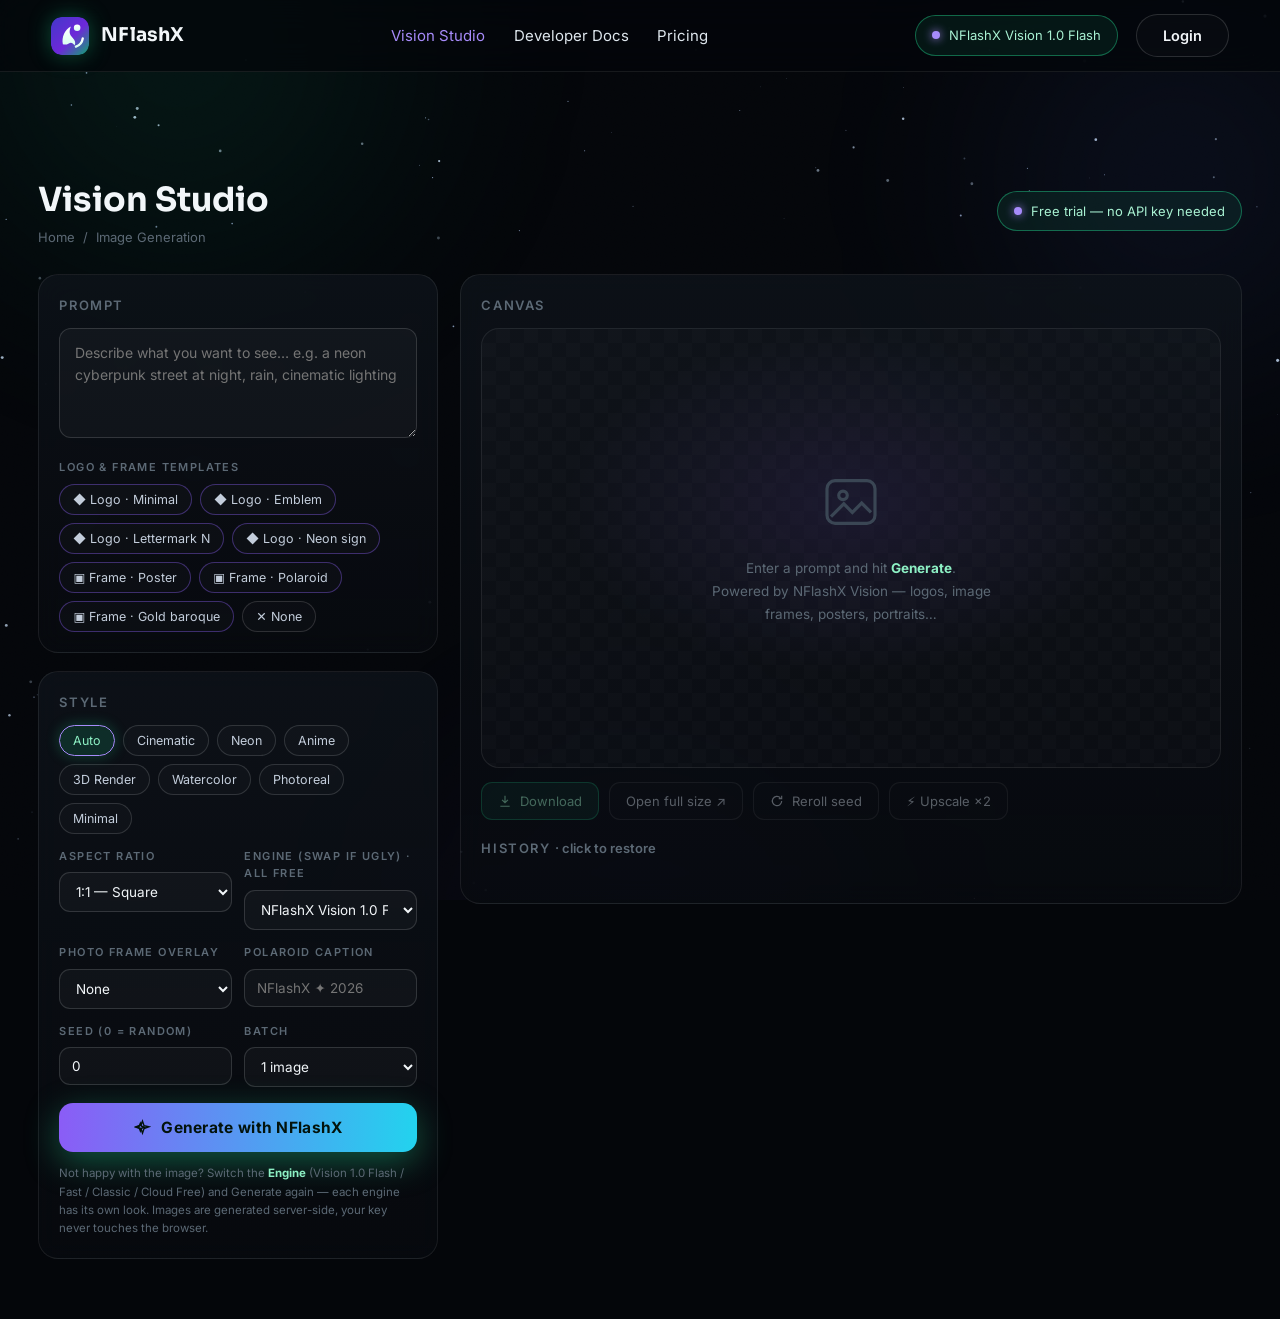
<file: playground.html>
<!DOCTYPE html>
<html lang="en">
<head>
<meta charset="UTF-8">
<meta name="viewport" content="width=device-width, initial-scale=1.0">
<title>NFlashX Vision Studio — Image Generation Playground</title>
<link rel="icon" href="assets/logo.svg" type="image/svg+xml">
<link rel="preconnect" href="https://fonts.googleapis.com">
<link rel="preconnect" href="https://fonts.gstatic.com" crossorigin>
<link href="https://fonts.googleapis.com/css2?family=Sora:wght@400;600;700;800&family=Space+Grotesk:wght@400;500;600;700&family=Inter:wght@400;500;600;700&family=Caveat:wght@600&display=swap" rel="stylesheet">
<link rel="stylesheet" href="css/styles.css?v=18">
</head>
<body>

<canvas id="stars"></canvas>
<div class="aurora"><i></i><i></i><i></i></div>
<div class="grain"></div>

<header class="nav scrolled">
  <a class="brand" href="./">
    <span class="logo"><img src="assets/logo.svg" alt=""></span>
    NFlashX
  </a>
  <nav>
    <ul class="menu">
      <li><a href="playground.html" class="active">Vision Studio</a></li>
      <li><a href="docs.html">Developer Docs</a></li>
      <li><a href="docs.html?tab=plans">Pricing</a></li>
    </ul>
  </nav>
  <div class="nav-right">
    <span class="engine-pill"><span class="dot"></span> NFlashX Vision 1.0 Flash</span>
    <a class="btn-login" href="login.html">Login</a>
  </div>
</header>

<main class="page">
  <div class="page-head">
    <div>
      <h1>Vision Studio</h1>
      <div class="crumb"><a href="./">Home</a> / <span>Image Generation</span></div>
    </div>
    <span class="engine-pill"><span class="dot"></span> Free trial — no API key needed</span>
  </div>

  <div class="studio">
    <!-- ============ CONTROLS ============ -->
    <aside>
      <section class="panel">
        <h3>Prompt</h3>
        <textarea id="prompt" placeholder="Describe what you want to see… e.g. a neon cyberpunk street at night, rain, cinematic lighting"></textarea>

        <div class="ctrl-block" style="margin-top:14px">
          <div class="field">
            <label>Logo & Frame Templates</label>
            <div class="chipset" id="templates">
              <button class="chip logo-t" data-t="logo-minimal">◆ Logo · Minimal</button>
              <button class="chip logo-t" data-t="logo-badge">◆ Logo · Emblem</button>
              <button class="chip logo-t" data-t="logo-letter">◆ Logo · Lettermark N</button>
              <button class="chip logo-t" data-t="logo-neon">◆ Logo · Neon sign</button>
              <button class="chip logo-t" data-t="frame-poster">▣ Frame · Poster</button>
              <button class="chip logo-t" data-t="frame-polaroid">▣ Frame · Polaroid</button>
              <button class="chip logo-t" data-t="frame-gold">▣ Frame · Gold baroque</button>
              <button class="chip" data-t="none">✕ None</button>
            </div>
          </div>
        </div>
      </section>

      <section class="panel">
        <h3>Style</h3>
        <div class="chipset" id="styles">
          <button class="chip sel" data-s="">Auto</button>
          <button class="chip" data-s=", cinematic lighting, film grain, 35mm">Cinematic</button>
          <button class="chip" data-s=", vibrant neon colors, cyberpunk, glow">Neon</button>
          <button class="chip" data-s=", anime style, studio ghibli inspired">Anime</button>
          <button class="chip" data-s=", 3d render, octane, soft studio light">3D Render</button>
          <button class="chip" data-s=", watercolor painting, soft edges">Watercolor</button>
          <button class="chip" data-s=", photorealistic, ultra detailed, 8k">Photoreal</button>
          <button class="chip" data-s=", minimalist flat vector art">Minimal</button>
        </div>

        <div class="row2">
          <div class="field">
            <label>Aspect ratio</label>
            <select id="ratio">
              <option value="1024x1024">1:1 — Square</option>
              <option value="1280x720">16:9 — Wide</option>
              <option value="720x1280">9:16 — Story</option>
              <option value="1152x864">4:3 — Classic</option>
              <option value="864x1152">3:4 — Portrait</option>
            </select>
          </div>
          <div class="field">
            <label>Engine (swap if ugly) · all free</label>
            <select id="engine">
              <option value="nflashx-vision-1.0-flash" selected>NFlashX Vision 1.0 Flash — flagship</option>
              <option value="nflashx-vision-1.1">NFlashX Vision 1.0 Fast</option>
              <option value="nflashx-vision-1.0">NFlashX Vision 1.0 Classic</option>
              <option value="nflashx-cloud">NFlashX Cloud · Free (no account)</option>
            </select>
          </div>
        </div>

        <div class="row2">
          <div class="field">
            <label>Photo frame overlay</label>
            <select id="frame">
              <option value="none">None</option>
              <option value="f-neon">Neon gradient</option>
              <option value="f-gold">Gold baroque</option>
              <option value="f-polaroid">Polaroid</option>
              <option value="f-film">Film strip</option>
            </select>
          </div>
          <div class="field">
            <label>Polaroid caption</label>
            <input id="caption" type="text" placeholder="NFlashX ✦ 2026" maxlength="26">
          </div>
        </div>

        <div class="row2">
          <div class="field">
            <label>Seed (0 = random)</label>
            <input id="seed" type="number" min="0" value="0">
          </div>
          <div class="field">
            <label>Batch</label>
            <select id="batch"><option value="1">1 image</option><option value="2">2 images</option><option value="4">4 images</option></select>
          </div>
        </div>

        <button class="btn-gen" id="genBtn">
          <svg width="17" height="17" viewBox="0 0 24 24" fill="none" stroke="currentColor" stroke-width="2"><path d="M5 3l1.5 4L11 8.5 6.5 10 5 14l-1.5-4L-1 8.5 3.5 7 5 3z" transform="translate(4 3)"/><path d="M12 3l2.2 6.4L21 11l-6.8 2.6L12 20l-2.2-6.4L3 11l6.8-2.6L12 3z"/></svg>
          Generate with NFlashX
        </button>
        <p class="hint">Not happy with the image? Switch the <b>Engine</b> (Vision 1.0 Flash / Fast / Classic / Cloud Free) and Generate again — each engine has its own look. Images are generated server-side, your key never touches the browser.</p>
        <div class="err" id="errBox"></div>
      </section>
    </aside>

    <!-- ============ CANVAS ============ -->
    <section class="panel canvas">
      <h3>Canvas</h3>
      <div class="stage" id="stage">
        <div class="placeholder" id="placeholder">
          <svg viewBox="0 0 24 24" fill="none" stroke="currentColor" stroke-width="1.2"><rect x="3" y="4" width="18" height="16" rx="3"/><circle cx="9" cy="9.5" r="1.6"/><path d="M4.5 17.5l4.8-4.8 3.2 3.2 3.5-3.5 3.5 3.5"/></svg>
          <p>Enter a prompt and hit <b style="color:#8df0c4">Generate</b>.<br>Powered by NFlashX Vision — logos, image frames, posters, portraits…</p>
        </div>
        <div class="shimmer" id="shimmer" style="display:none">
          <div style="text-align:center">
            <div class="orbit"></div>
            <p>NFlashX is painting your idea…</p>
            <div class="sub" id="shimSub">Vision 1.0 Flash · warming up</div>
          </div>
        </div>
      </div>

      <div class="stage-bar">
        <button class="tool primary" id="dlBtn" disabled>
          <svg width="14" height="14" viewBox="0 0 24 24" fill="none" stroke="currentColor" stroke-width="2"><path d="M12 3v12m-5-5l5 5 5-5M4 21h16"/></svg>
          Download
        </button>
        <button class="tool" id="openBtn" disabled>Open full size ↗</button>
        <button class="tool" id="reBtn" disabled>
          <svg width="14" height="14" viewBox="0 0 24 24" fill="none" stroke="currentColor" stroke-width="2"><path d="M20 12a8 8 0 11-2.3-5.6M20 3v5h-5"/></svg>
          Reroll seed
        </button>
        <button class="tool" id="upBtn" disabled>⚡ Upscale ×2</button>
      </div>

      <div class="ctrl-block" style="margin-top:18px">
        <h3>History <span style="text-transform:none;letter-spacing:0;color:#5c6975">· click to restore</span></h3>
        <div class="history" id="history"></div>
      </div>
    </section>
  </div>
</main>

<script src="js/app.js?v=17"></script>
<script src="js/studio.js?v=18"></script>
<script src="js/auth-modal.js?v=19"></script>
</body>
</html>
</file>
<file: css/landing.css>
/* ============================================================
   NFlashX design system
   Nhận diện riêng NowayDev: midnight indigo + violet/cyan · Sora / Inter / JetBrains Mono
   ============================================================ */
:root {
  --bg: #07070d;
  --card: rgba(255, 255, 255, .04);
  --card-2: rgba(255, 255, 255, .08);
  --line: rgba(255, 255, 255, .09);
  --text: #ededf7;
  --dim: #9aa3b8;
  --vio: #8b5cf6;
  --vio-2: #a78bfa;
  --cyan: #22d3ee;
  --mint: #34d399;
  --grad: linear-gradient(100deg, #8b5cf6, #22d3ee);
  --radius: 16px;
}

* { margin: 0; padding: 0; box-sizing: border-box; }
html { scroll-behavior: smooth; }

body.nx {
  background: var(--bg);
  color: var(--text);
  font-family: "Inter", system-ui, sans-serif;
  overflow-x: hidden;
}
::selection { background: rgba(139, 92, 246, .4); }

/* ---------- background fx ---------- */
#stars { position: fixed; inset: 0; z-index: 0; pointer-events: none; }
.nx-aurora {
  position: fixed; inset: -20%; z-index: 0; pointer-events: none;
  background:
    radial-gradient(42% 34% at 18% 12%, rgba(139, 92, 246, .17), transparent 70%),
    radial-gradient(38% 30% at 82% 8%, rgba(34, 211, 238, .12), transparent 70%),
    radial-gradient(44% 36% at 60% 96%, rgba(139, 92, 246, .1), transparent 70%);
  filter: blur(6px);
}

main, header.nx-nav, footer.nx-foot { position: relative; z-index: 2; }

/* ---------- navbar ---------- */
.nx-nav {
  position: fixed; top: 0; left: 0; right: 0; z-index: 50;
  display: flex; align-items: center; justify-content: space-between;
  padding: 14px 4vw;
  background: rgba(7, 7, 13, .45);
  backdrop-filter: blur(14px);
  border-bottom: 1px solid transparent;
  transition: border-color .3s, background .3s;
}
.nx-nav.scrolled { background: rgba(7, 7, 13, .8); border-bottom-color: var(--line); }
.nx-brand {
  display: flex; align-items: center; gap: 10px; text-decoration: none;
  color: var(--text); font-family: "Sora", sans-serif; font-weight: 700; font-size: 18px;
}
.nx-brand img { width: 26px; height: 26px; }
.nx-menu { display: flex; gap: 24px; list-style: none; }
.nx-menu a { color: var(--dim); text-decoration: none; font-size: 13.5px; font-weight: 500; transition: color .2s; }
.nx-menu a:hover { color: var(--text); }
.nx-nav-right { display: flex; align-items: center; gap: 12px; }
.nx-ghost {
  color: var(--text); text-decoration: none; font-size: 13.5px; font-weight: 600;
  padding: 8px 16px; border-radius: 10px; border: 1px solid var(--line); transition: background .2s;
}
.nx-ghost:hover { background: var(--card-2); }

/* ---------- buttons ---------- */
.nx-btn, .btn-x {
  display: inline-flex; align-items: center; gap: 8px;
  padding: 13px 26px; border-radius: 12px; text-decoration: none;
  font-family: "Sora", sans-serif; font-weight: 600; font-size: 14.5px;
  border: 1px solid var(--line); color: var(--text);
  background: rgba(255, 255, 255, .04); cursor: pointer;
  transition: transform .15s, box-shadow .2s, background .2s;
}
.nx-btn:hover, .btn-x:hover { transform: translateY(-1px); background: rgba(255, 255, 255, .09); }
.nx-btn.primary, .btn-x.primary {
  background: var(--grad); border: 0; color: #0a0a12;
  box-shadow: 0 8px 30px rgba(139, 92, 246, .4);
}
.nx-btn.primary:hover, .btn-x.primary:hover { box-shadow: 0 10px 36px rgba(139, 92, 246, .55); }
.btn-row { display: flex; gap: 14px; flex-wrap: wrap; z-index: 2; }

/* ---------- hero / slide machinery ---------- */
.hero {
  position: relative; height: 100vh; min-height: 640px; overflow: hidden;
}
.slide {
  position: absolute; inset: 0; z-index: 1;
  display: flex; flex-direction: column; align-items: center; justify-content: center;
  padding: 90px 6vw 80px;
  opacity: 0; visibility: hidden; transition: opacity .8s ease;
}
.slide.on { opacity: 1; visibility: visible; z-index: 2; }
.scene { position: absolute; inset: 0; overflow: hidden; z-index: 0; }
.bg-photo {
  position: absolute; inset: 0; width: 100%; height: 100%;
  object-fit: cover; opacity: .42; filter: saturate(.85);
}
.vid-bg { position: absolute; inset: 0; width: 100%; height: 100%; object-fit: cover; opacity: .5; }
.scene-veil {
  position: absolute; inset: 0;
  background: linear-gradient(180deg, rgba(7, 7, 13, .8), rgba(7, 7, 13, .5) 45%, rgba(7, 7, 13, .92));
}

/* reveal animation */
.slide .rv { opacity: 0; transform: translateY(16px); transition: opacity .7s ease, transform .7s ease; }
.slide.on .rv { opacity: 1; transform: none; }
.slide.on .rv.d1 { transition-delay: .12s; }
.slide.on .rv.d2 { transition-delay: .24s; }
.slide.on .rv.d3 { transition-delay: .36s; }
.slide.on .rv.d4 { transition-delay: .48s; }

/* slide 1: hero */
.hero-kicker { display: flex; align-items: center; gap: 14px; margin-bottom: 20px; z-index: 2; }
.nx-badge {
  display: inline-flex; align-items: center; gap: 8px;
  font-size: 12.5px; font-weight: 600; color: var(--vio-2);
  border: 1px solid rgba(139, 92, 246, .4); background: rgba(139, 92, 246, .12);
  padding: 7px 14px; border-radius: 999px;
}
.nx-badge .dot { width: 7px; height: 7px; border-radius: 50%; background: var(--mint); box-shadow: 0 0 10px var(--mint); }
.pill-api {
  font-size: 12px; font-weight: 700; text-decoration: none; color: #0a0a12;
  background: var(--grad); padding: 7px 14px; border-radius: 999px;
}
.nx-h1 {
  font-family: "Sora", sans-serif; font-weight: 800; text-align: center;
  font-size: clamp(40px, 5.6vw, 72px); line-height: 1.05; letter-spacing: -.5px; z-index: 2;
}
.nx-h1 .g { background: var(--grad); -webkit-background-clip: text; background-clip: text; color: transparent; }
.hero-sub {
  color: var(--dim); font-size: 16.5px; line-height: 1.7; max-width: 620px;
  margin: 20px auto 30px; text-align: center; z-index: 2;
}
.hero-sub b { color: var(--text); }
.nx-stats { display: flex; gap: 30px; flex-wrap: wrap; justify-content: center; margin-top: 34px; z-index: 2; }
.nx-stat { font-size: 12px; color: var(--dim); text-align: center; }
.nx-stat b { display: block; color: var(--text); font-family: "Sora", sans-serif; font-size: 18px; margin-bottom: 2px; }

/* slide 2: benchmarks */
.sec-head { text-align: center; margin-bottom: 34px; z-index: 2; }
.nx-kicker {
  font-family: "JetBrains Mono", monospace; font-size: 11.5px; letter-spacing: 2.6px;
  text-transform: uppercase; color: var(--cyan); margin-bottom: 10px;
}
.sec-head h2 { font-family: "Sora", sans-serif; font-size: clamp(26px, 3.4vw, 40px); font-weight: 700; }
.sec-head h2 .g { background: var(--grad); -webkit-background-clip: text; background-clip: text; color: transparent; }
.sec-head p { color: var(--dim); margin-top: 10px; font-size: 14px; }

.lb-row { display: flex; gap: 18px; flex-wrap: wrap; justify-content: center; max-width: 1280px; z-index: 2; }
.lb-card {
  background: rgba(11, 12, 22, .72); border: 1px solid var(--line); border-radius: var(--radius);
  padding: 20px 22px; backdrop-filter: blur(8px); flex: 1 1 320px; max-width: 420px;
  position: relative; overflow: hidden;
  transition: border-color .25s, transform .25s;
}
.lb-card::before {
  content: ""; position: absolute; top: 0; left: 0; right: 0; height: 2px;
  background: linear-gradient(90deg, rgba(139, 92, 246, 0), rgba(139, 92, 246, .55), rgba(34, 211, 238, .55), rgba(34, 211, 238, 0));
}
.lb-card:hover { border-color: rgba(139, 92, 246, .45); transform: translateY(-2px); }
.lb-card header { display: flex; align-items: center; justify-content: space-between; gap: 10px; }
.lb-card h4 { font-family: "Sora", sans-serif; font-size: 13.5px; font-weight: 600; }
.lb-tag { font-size: 10px; padding: 4px 10px; border-radius: 999px; border: 1px solid var(--line); color: var(--dim); white-space: nowrap; }
.lb-sub { font-size: 10.5px; color: var(--dim); margin: 5px 0 18px; }
.lb-bars { display: flex; align-items: flex-end; justify-content: space-between; gap: 7px; height: 300px; }
.lb-bar { display: flex; flex-direction: column; align-items: center; justify-content: flex-end; flex: 1 1 0; }
.lb-bar .who {
  flex: none; width: 26px; height: 26px; border-radius: 50%; display: grid; place-items: center;
  font-size: 10.5px; font-weight: 800; color: #2a3242; background: #e9edf1; margin-bottom: 5px;
}
.lb-bar .who.nfx { color: #fff; background: var(--grad); box-shadow: 0 0 18px rgba(139, 92, 246, .65); }
.lb-bar .sc { flex: none; font-family: "Sora", sans-serif; font-size: 11.5px; color: var(--text); margin-bottom: 5px; font-weight: 700; }
.lb-bar .bar {
  flex: none; width: 25px; height: calc(var(--hp) * 1px); border-radius: 999px; position: relative;
  background: linear-gradient(180deg, rgba(167, 139, 250, .3), rgba(34, 211, 238, .06) 85%);
  box-shadow: 0 0 24px rgba(139, 92, 246, .18);
}
.lb-bar .who.nfx + .sc + .bar {
  background: linear-gradient(180deg, rgba(139, 92, 246, .8), rgba(34, 211, 238, .28) 85%);
  box-shadow: 0 0 34px rgba(139, 92, 246, .55);
}
.lb-bar .vname {
  position: absolute; top: 7px; left: 50%; transform: translateX(-50%) rotate(180deg);
  writing-mode: vertical-rl; text-orientation: mixed; white-space: nowrap;
  font-family: "JetBrains Mono", monospace; font-size: 6.2px; line-height: 1;
  color: #fff; opacity: .92; text-shadow: 0 1px 4px rgba(0, 0, 0, .6);
}
.lb-bar .og { font-size: 9px; color: var(--dim); margin-top: 8px; white-space: nowrap; }
.lb-src { font-size: 9.5px; color: var(--dim); margin-top: 10px; border-top: 1px solid var(--line); padding-top: 7px; }
.lb-src a { color: var(--vio-2); text-decoration: none; }

/* slide 3: motion */
.vid-title {
  font-family: "Sora", sans-serif; font-weight: 700; z-index: 2;
  font-size: clamp(30px, 4.6vw, 56px); display: flex; align-items: center; gap: 14px; text-align: center;
}
.icam { width: 34px; height: 34px; }

/* slide 4: vision gallery */
.img-layout {
  display: grid; grid-template-columns: 1fr 1.1fr; gap: 44px; align-items: center;
  max-width: 1240px; width: 100%; z-index: 2;
}
.img-copy h2 { font-family: "Sora", sans-serif; font-size: clamp(30px, 4vw, 50px); line-height: 1.1; }
.img-copy h2 .ia { width: 28px; height: 28px; }
.img-copy h2 .l2 {
  display: block; background: var(--grad); -webkit-background-clip: text; background-clip: text; color: transparent;
}
.img-copy p { color: var(--dim); margin: 14px 0 24px; }
.img-copy .btn-row { justify-content: flex-start; }
.gal { display: flex; flex-direction: column; gap: 12px; }
.gal-main {
  position: relative; border-radius: var(--radius); overflow: hidden;
  border: 1px solid var(--line); box-shadow: 0 24px 70px rgba(0, 0, 0, .55);
}
.gal-main img { width: 100%; display: block; transition: opacity .4s; }
.gal-tag {
  position: absolute; top: 12px; left: 12px; display: flex; gap: 7px; align-items: center;
  font-size: 11px; color: var(--text); background: rgba(7, 7, 13, .72);
  padding: 6px 12px; border-radius: 999px; border: 1px solid var(--line);
}
.gal-tag .dot { width: 7px; height: 7px; border-radius: 50%; background: var(--mint); box-shadow: 0 0 8px var(--mint); }
.thumbs { display: flex; gap: 10px; }
.thumbs button {
  flex: 1; border-radius: 10px; overflow: hidden; border: 1px solid var(--line);
  opacity: .55; cursor: pointer; background: none; padding: 0; transition: .2s;
}
.thumbs button.sel { opacity: 1; border-color: rgba(139, 92, 246, .65); }
.thumbs img { width: 100%; height: 54px; object-fit: cover; display: block; }
.promptbar {
  margin-top: 26px; background: rgba(10, 10, 18, .72); border: 1px solid var(--line);
  border-radius: 14px; padding: 10px 12px; backdrop-filter: blur(8px);
}
.prow { display: flex; align-items: center; gap: 10px; }
.pava { width: 30px; height: 30px; border-radius: 50%; background: var(--grad); display: grid; place-items: center; flex: none; }
.promptbar input {
  flex: 1; background: none; border: 0; outline: 0; color: var(--text);
  font-size: 14px; font-family: "Inter", sans-serif;
}
.sendbtn {
  width: 34px; height: 34px; border-radius: 9px; background: var(--grad); border: 0;
  color: #0a0a12; display: grid; place-items: center; cursor: pointer;
}
.chips { display: flex; gap: 8px; margin-top: 10px; }
.pchip { font-size: 11px; color: var(--dim); border: 1px solid var(--line); padding: 5px 10px; border-radius: 999px; }

/* slide 5: pricing */
.nx-prices { display: grid; grid-template-columns: repeat(2, minmax(280px, 1fr)); gap: 20px; width: 100%; max-width: 880px; z-index: 2; }
.nx-price { background: rgba(11, 12, 22, .72); border: 1px solid var(--line); border-radius: var(--radius); padding: 28px 30px; backdrop-filter: blur(8px); }
.nx-price.hot { border-color: rgba(139, 92, 246, .55); background: rgba(139, 92, 246, .09); }
.nx-price h3 { font-family: "Sora", sans-serif; font-size: 14px; color: var(--dim); font-weight: 600; }
.nx-price .amount { font-family: "Sora", sans-serif; font-size: 40px; font-weight: 700; margin: 8px 0 2px; }
.nx-price .amount small { font-size: 13px; color: var(--dim); font-weight: 400; }
.nx-price .per { display: block; font-family: 'JetBrains Mono', monospace; font-size: 11.5px; color: var(--dim); margin: 4px 0 2px; }
.nx-price ul { list-style: none; margin: 16px 0 20px; }
.nx-price li { color: var(--dim); font-size: 13px; padding: 6px 0 6px 26px; position: relative; }
.nx-price li::before { content: "✓"; position: absolute; left: 0; color: var(--mint); font-weight: 700; }
.nx-price .nx-btn { width: 100%; justify-content: center; }
.plan-note { margin-top: 18px; color: var(--dim); font-size: 12px; text-align: center; z-index: 2; }
.plan-note b { color: var(--vio-2); }

/* slider chrome */
.hero-arrow {
  position: absolute; top: 50%; transform: translateY(-50%); z-index: 5;
  width: 46px; height: 46px; border-radius: 50%;
  border: 1px solid var(--line); background: rgba(10, 10, 18, .6); color: var(--text);
  cursor: pointer; display: grid; place-items: center; backdrop-filter: blur(6px); transition: .2s;
}
.hero-arrow.prev { left: 16px; }
.hero-arrow.next { right: 16px; }
.hero-arrow:hover { background: rgba(139, 92, 246, .3); border-color: rgba(139, 92, 246, .55); }
.dots {
  position: absolute; bottom: 22px; left: 50%; transform: translateX(-50%);
  display: flex; gap: 8px; z-index: 5;
}
.dots button {
  width: 8px; height: 8px; border-radius: 50%; border: 0;
  background: rgba(255, 255, 255, .22); cursor: pointer; transition: .25s; padding: 0;
}
.dots button.on { background: var(--grad); width: 26px; border-radius: 999px; box-shadow: 0 0 12px rgba(139, 92, 246, .6); }

/* ---------- footer ---------- */
.nx-foot { border-top: 1px solid var(--line); padding: 40px 5vw 44px; background: rgba(7, 7, 13, .7); }
.nx-foot-row { display: flex; align-items: center; justify-content: space-between; flex-wrap: wrap; gap: 16px; max-width: 1240px; margin: 0 auto; }
.nx-foot .nx-brand { font-size: 16px; }
.nx-foot-links { display: flex; gap: 22px; list-style: none; flex-wrap: wrap; }
.nx-foot-links a { color: var(--dim); text-decoration: none; font-size: 13px; }
.nx-foot-links a:hover { color: var(--text); }
.nx-foot-base { margin-top: 20px; color: #5f6b85; font-size: 12px; max-width: 1240px; margin-left: auto; margin-right: auto; }
.nx-foot-base b { color: var(--dim); }

/* ---------- responsive ---------- */
@media (max-width: 960px) {
  .nx-menu { display: none; }
  .img-layout { grid-template-columns: 1fr; gap: 24px; }
  .lb-row { flex-direction: column; align-items: center; }
  .lb-card { width: 100%; max-width: 560px; }
  .nx-prices { grid-template-columns: 1fr; }
  .slide { padding: 90px 5vw 70px; }
  .nx-h1 { font-size: 38px; }
}
</file>
<file: css/styles.css>
/* ============================================================
   NFlashX 1.0 — Global stylesheet
   Dark cinematic theme: glass cards, aurora glow, starfield
   ============================================================ */
:root{
  --bg:#04060a;
  --bg-2:#070b12;
  --ink:#f2f6f9;
  --mut:#96a3b2;
  --dim:#5c6975;
  --line:rgba(255,255,255,.08);
  --line-2:rgba(255,255,255,.14);
  --card:rgba(255,255,255,.03);
  --green:#a78bfa;
  --teal:#22d3ee;
  --green-deep:#6d3fd6;
  --violet:#8b5cf6;
  --indigo:#5b7cfa;
  --orange:#ff8a3d;
  --grad-green:linear-gradient(92deg,#8b5cf6,#22d3ee);
  --grad-pill:linear-gradient(92deg,#7c5cf6,#22d3ee);
  --radius:16px;
  --nav-h:72px;
  --font-head:"Sora","Space Grotesk","Segoe UI",system-ui,sans-serif;
  --font-body:"Inter","Segoe UI",system-ui,sans-serif;
  --font-mono:"JetBrains Mono",Consolas,monospace;
}
*{margin:0;padding:0;box-sizing:border-box}
html{scroll-behavior:smooth}
body{
  background:var(--bg);
  color:var(--ink);
  font-family:var(--font-body);
  font-size:16px;
  line-height:1.6;
  overflow-x:hidden;
  -webkit-font-smoothing:antialiased;
}
img{max-width:100%;display:block}
a{color:inherit;text-decoration:none}
button{font-family:inherit;cursor:pointer;border:0;background:none;color:inherit}
input,textarea,select{font-family:inherit;color:inherit}
::selection{background:rgba(37,227,154,.35)}
::-webkit-scrollbar{width:10px;height:10px}
::-webkit-scrollbar-thumb{background:#1a2430;border-radius:8px;border:2px solid var(--bg)}
::-webkit-scrollbar-track{background:transparent}

/* ---------- fixed backdrops ---------- */
#stars{position:fixed;inset:0;z-index:0;pointer-events:none}
.aurora{position:fixed;inset:0;z-index:0;pointer-events:none;overflow:hidden}
.aurora i{position:absolute;border-radius:50%;filter:blur(90px);opacity:.5;will-change:transform}
.aurora i:nth-child(1){width:56vw;height:56vw;left:-14vw;top:-24vw;background:radial-gradient(circle,rgba(14,168,111,.28),transparent 65%);animation:drift1 26s ease-in-out infinite alternate}
.aurora i:nth-child(2){width:48vw;height:48vw;right:-16vw;top:-10vw;background:radial-gradient(circle,rgba(91,124,250,.20),transparent 65%);animation:drift2 32s ease-in-out infinite alternate}
.aurora i:nth-child(3){width:52vw;height:52vw;left:24vw;bottom:-30vw;background:radial-gradient(circle,rgba(139,92,246,.16),transparent 65%);animation:drift3 38s ease-in-out infinite alternate}
@keyframes drift1{to{transform:translate(6vw,4vh) scale(1.12)}}
@keyframes drift2{to{transform:translate(-5vw,6vh) scale(.94)}}
@keyframes drift3{to{transform:translate(-4vw,-5vh) scale(1.08)}}
.grain{position:fixed;inset:0;z-index:1;pointer-events:none;opacity:.05;mix-blend-mode:overlay;
  background-image:url("data:image/svg+xml,%3Csvg xmlns='http://www.w3.org/2000/svg' width='140' height='140'%3E%3Cfilter id='n'%3E%3CfeTurbulence type='fractalNoise' baseFrequency='.9' numOctaves='2'/%3E%3C/filter%3E%3Crect width='100%25' height='100%25' filter='url(%23n)'/%3E%3C/svg%3E")}

main,header.nav,footer{position:relative;z-index:2}

/* ============================================================
   NAVBAR
   ============================================================ */
.nav{
  position:fixed;top:0;left:0;right:0;height:var(--nav-h);z-index:100;
  display:flex;align-items:center;justify-content:space-between;
  padding:0 clamp(20px,4vw,56px);
  transition:background .4s,border-color .4s,backdrop-filter .4s;
  border-bottom:1px solid transparent;
}
.nav.scrolled{background:rgba(4,6,10,.72);backdrop-filter:blur(18px);border-bottom-color:var(--line)}
.brand{display:flex;align-items:center;gap:12px;font-family:var(--font-head);font-weight:700;font-size:19px;letter-spacing:.2px}
.brand .logo{width:38px;height:38px;border-radius:11px;overflow:hidden;box-shadow:0 0 22px rgba(37,227,154,.35),0 4px 14px rgba(0,0,0,.5);transition:transform .3s}
.brand:hover .logo{transform:rotate(-6deg) scale(1.05)}
.menu{display:flex;align-items:center;gap:clamp(6px,1.6vw,30px)}
.menu>li{list-style:none;position:relative}
.menu>li>a{
  display:flex;align-items:center;gap:6px;padding:10px 4px;font-size:15px;color:#dfe7ee;
  transition:color .25s;white-space:nowrap;
}
.menu>li>a .car{font-size:10px;color:var(--dim);transition:transform .3s;display:inline-block}
.menu>li:hover>a{color:#fff}
.menu>li:hover>a .car{transform:rotate(180deg)}
.menu>li>a.active{color:var(--green)}
.menu>li::after{content:"";position:absolute;left:0;right:0;bottom:-2px;height:2px;border-radius:2px;background:var(--grad-green);transform:scaleX(0);transition:transform .3s}
.menu>li:hover::after{transform:scaleX(1)}
.nav-right{display:flex;align-items:center;gap:18px}
.btn-login{
  padding:9px 26px;border-radius:999px;border:1px solid var(--line-2);
  font-weight:600;font-size:14.5px;transition:.3s;background:rgba(255,255,255,.02);
}
.btn-login:hover{background:rgba(255,255,255,.08);border-color:rgba(255,255,255,.3);box-shadow:0 0 18px rgba(255,255,255,.08)}
.burger{display:none;flex-direction:column;gap:5px;padding:8px}
.burger i{width:22px;height:2px;background:#fff;border-radius:2px;display:block}

/* ---------- dropdown ---------- */
.drop{
  position:fixed;top:64px;z-index:120;min-width:280px;
  background:rgba(10,14,20,.92);backdrop-filter:blur(24px);
  border:1px solid var(--line);border-radius:18px;padding:18px 22px;
  box-shadow:0 24px 70px rgba(0,0,0,.6);
  opacity:0;visibility:hidden;transform:translateY(10px) scale(.98);
  transition:opacity .28s,transform .28s,visibility .28s;
}
.drop.open{opacity:1;visibility:visible;transform:none}
.drop h6{
  display:flex;align-items:center;gap:9px;font-size:11.5px;letter-spacing:2.4px;
  text-transform:uppercase;color:var(--dim);font-weight:600;margin-bottom:10px;
}
.drop h6 svg{width:15px;height:15px;stroke:var(--mut)}
.drop ul{list-style:none}
.drop li a{
  display:flex;align-items:center;gap:8px;padding:9px 10px;margin:1px -10px;border-radius:10px;
  font-size:14.5px;color:#cfd9e2;transition:.22s;
}
.drop li a:hover{background:rgba(255,255,255,.06);color:#fff;transform:translateX(3px)}
.drop li a .ext{margin-left:auto;color:var(--dim);font-size:12px}
.drop.models{display:flex;gap:34px}
.drop.models .col{min-width:172px}
.badge-new{
  font-size:9.5px;font-weight:700;letter-spacing:.4px;padding:2.5px 7px;border-radius:999px;
  background:linear-gradient(92deg,#ff7a1f,#ff9c3d);color:#fff;text-transform:uppercase;
  box-shadow:0 0 12px rgba(255,138,61,.45);
}
.badge-soon{
  font-size:9.5px;font-weight:700;letter-spacing:.4px;padding:2.5px 8px;border-radius:999px;
  background:rgba(120,150,255,.14);border:1px solid rgba(120,150,255,.4);
  color:#a9c0ff;text-transform:uppercase;
}
.soon-pill{display:inline-flex;align-items:center;gap:6px;vertical-align:middle;margin-left:12px;
  font-size:11px;font-weight:700;letter-spacing:1px;text-transform:uppercase;color:#a9c0ff;
  padding:5px 12px;border-radius:999px;background:rgba(120,150,255,.12);border:1px solid rgba(120,150,255,.4)}
.soon-pill .dot{width:7px;height:7px;border-radius:50%;background:#8fa8ff;box-shadow:0 0 10px #8fa8ff;animation:twk 2.4s infinite}
.status-pill{display:inline-flex;align-items:center;gap:6px;font-size:10px;font-weight:700;
  letter-spacing:.9px;text-transform:uppercase;color:#a9c0ff;padding:4px 10px;border-radius:999px;
  background:rgba(120,150,255,.12);border:1px solid rgba(120,150,255,.4)}
.status-pill .dot{width:6px;height:6px;border-radius:50%;background:#8fa8ff;box-shadow:0 0 8px #8fa8ff}
/* endpoint display inside cards */
.ep{display:flex;flex-direction:column;gap:8px;margin-top:2px}
.ep-line{display:flex;align-items:flex-start;gap:7px;flex-wrap:wrap}
.ep .method{flex:none;font-family:var(--font-mono);font-size:9.5px;font-weight:700;letter-spacing:.6px;
  padding:3px 7px;border-radius:6px;background:rgba(255,120,120,.13);border:1px solid rgba(255,120,120,.3);
  color:#ff9d9d;line-height:1.55}
.ep .method.get{background:rgba(120,150,255,.15);border-color:rgba(120,150,255,.36);color:#a9c0ff}
.ep .path{flex:1 1 auto;min-width:0;font-family:var(--font-mono);font-size:10px;line-height:1.8;
  color:#c9b8ff;background:rgba(139,92,246,.09);border:1px solid rgba(139,92,246,.22);
  padding:3px 6px;border-radius:7px;overflow-wrap:normal;word-break:normal}
@media (max-width:560px){.ep .path{overflow-wrap:anywhere}}

/* ============================================================
   HERO / SLIDER
   ============================================================ */
.hero{position:relative;height:100vh;min-height:640px;overflow:hidden}
.slide{
  position:absolute;inset:0;display:flex;flex-direction:column;align-items:center;justify-content:center;
  padding:calc(var(--nav-h) + 10px) clamp(20px,4vw,64px) 90px;text-align:center;
  opacity:0;visibility:hidden;transform:scale(1.045);
  transition:opacity 1s ease,transform 1.2s ease,visibility 1s;
}
.slide.on{opacity:1;visibility:visible;transform:none;z-index:2}
.slide>*{position:relative;z-index:3}
.slide .scene{position:absolute;inset:0;z-index:1;pointer-events:none;overflow:hidden}

/* reveal inside slide */
.slide .rv{opacity:0;transform:translateY(26px);transition:opacity .8s ease,transform .8s ease}
.slide.on .rv{opacity:1;transform:none}
.slide.on .rv.d1{transition-delay:.15s}.slide.on .rv.d2{transition-delay:.3s}
.slide.on .rv.d3{transition-delay:.45s}.slide.on .rv.d4{transition-delay:.6s}
.slide.on .rv.d5{transition-delay:.75s}

/* ---- slide 1 : leaderboards ---- */
.s-lab .scene::before{content:"";position:absolute;inset:0;background:
  radial-gradient(60% 80% at 50% 10%,rgba(14,168,111,.16),transparent 60%),
  linear-gradient(180deg,#04070b, #050a08 60%,#04060a)}
.s-lab .scene::after{content:"";position:absolute;left:0;right:0;top:0;bottom:0;
  background:
   linear-gradient(115deg,transparent 42%,rgba(37,227,154,.14) 49.6%,transparent 51%),
   linear-gradient(115deg,transparent 60%,rgba(37,227,154,.10) 66%,transparent 67.6%),
   linear-gradient(65deg,transparent 30%,rgba(37,227,154,.08) 34%,transparent 35.4%);
  filter:blur(1px);animation:beam 9s ease-in-out infinite alternate}
.lab-bg{
  position:absolute;inset:0;width:100%;height:100%;object-fit:cover;object-position:center bottom;
  filter:brightness(.48) saturate(1.05);z-index:0;
  -webkit-mask-image:linear-gradient(180deg,transparent 22%,#000 70%);
  mask-image:linear-gradient(180deg,transparent 22%,#000 70%);
}
.s-lab .scene::before{z-index:2;background:
  linear-gradient(180deg,rgba(4,7,11,.94) 0%,rgba(4,7,11,.5) 40%,rgba(4,6,10,.66) 100%),
  radial-gradient(60% 80% at 50% 10%,rgba(14,168,111,.12),transparent 60%)}
@keyframes beam{from{opacity:.5;transform:translateX(-2%)}to{opacity:1;transform:translateX(2%)}}
.hero-kicker{display:flex;align-items:center;gap:16px;justify-content:center;flex-wrap:wrap}
.hero-kicker h2{font-family:var(--font-head);font-size:clamp(26px,3.4vw,44px);font-weight:700}
.pill-api{
  display:inline-flex;align-items:center;gap:8px;padding:9px 20px;border-radius:999px;
  background:var(--grad-pill);color:#03130c;font-weight:700;font-size:14px;
  box-shadow:0 0 26px rgba(37,227,154,.55);transition:.3s;
}
.pill-api:hover{transform:translateY(-2px) scale(1.04);box-shadow:0 0 40px rgba(37,227,154,.8)}
.ghost-title{
  font-family:var(--font-head);font-weight:700;font-size:clamp(44px,6.4vw,86px);letter-spacing:-1px;
  color:transparent;-webkit-text-stroke:1px rgba(150,170,180,.16);margin-top:2px;line-height:1.1;
  background:linear-gradient(180deg,rgba(255,255,255,.06),transparent);
  -webkit-background-clip:text;background-clip:text;
}
.hero-sub{color:var(--mut);font-size:clamp(15px,1.5vw,19px);margin:6px 0 34px}
.lb-row{display:flex;gap:22px;justify-content:center;align-items:stretch;flex-wrap:wrap;max-width:1220px}
.lb-card{
  width:min(380px,92vw);text-align:left;border-radius:18px;padding:18px 18px 12px;
  background:linear-gradient(180deg,rgba(10,15,20,.22),rgba(6,10,14,.13));
  border:1px solid rgba(255,255,255,.07);backdrop-filter:blur(28px) saturate(1.25);
  box-shadow:0 20px 50px rgba(0,0,0,.22);transition:transform .35s,border-color .35s;
}
.lb-card:hover{transform:translateY(-5px);border-color:rgba(37,227,154,.35)}
.lb-card header{display:flex;align-items:flex-start;justify-content:space-between;gap:10px}
.lb-card h4{font-size:14.5px;font-weight:600;line-height:1.35}
.lb-tag{font-size:10.5px;padding:4px 10px;border-radius:999px;border:1px solid var(--line-2);color:var(--mut);white-space:nowrap}
.lb-sub{font-size:10.5px;color:var(--dim);margin:4px 0 26px;min-height:26px}
.lb-bars{display:flex;align-items:flex-end;justify-content:space-between;gap:8px;height:290px}
.lb-bar{display:flex;flex-direction:column;align-items:center;justify-content:flex-end;flex:1 1 0;align-self:flex-end}
.lb-bar .who{flex:none;width:30px;height:30px;border-radius:50%;display:grid;place-items:center;font-size:11px;font-weight:800;color:#39424c;background:#e9edf1;box-shadow:0 2px 10px rgba(0,0,0,.5);margin-bottom:5px}
.lb-bar .who.nfx{color:#fff;background:linear-gradient(135deg,#4338ca,#6d28d9);box-shadow:0 0 16px rgba(109,40,217,.6)}
.lb-bar .sc{flex:none;font-size:11.5px;color:#e6efe9;margin-bottom:6px;font-weight:600}
.lb-bar .bar{
  flex:none;width:30px;height:calc(var(--hp)*1px);border-radius:999px;position:relative;
  background:linear-gradient(180deg,rgba(198,216,230,.12),rgba(198,216,230,.035) 75%,rgba(198,216,230,.02));
  box-shadow:0 0 30px rgba(150,195,225,.14),0 8px 22px rgba(0,0,0,.16),inset 0 0 16px rgba(255,255,255,.035);
  backdrop-filter:blur(9px);
  transform-origin:bottom;transform:scaleY(0);transition:transform 1.1s cubic-bezier(.2,.7,.2,1) .5s;
}
.slide.on .lb-bar .bar{transform:scaleY(1)}
.lb-bar .who.nfx + .sc + .bar{
  background:linear-gradient(180deg,rgba(37,227,154,.17),rgba(37,227,154,.04) 80%);
  box-shadow:0 0 38px rgba(37,227,154,.28),0 8px 22px rgba(0,0,0,.16),inset 0 0 16px rgba(160,255,215,.08);
}
.lb-bar .vname{
  position:absolute;top:8px;left:50%;transform:translateX(-50%) rotate(180deg);
  writing-mode:vertical-rl;text-orientation:mixed;white-space:nowrap;
  font-family:var(--font-mono);font-size:6.5px;letter-spacing:0;line-height:1;color:#fff;opacity:.95;
  text-shadow:0 0 14px rgba(255,255,255,.45),0 1px 4px rgba(0,0,0,.6);
}
.lb-bar .og{font-size:10px;color:var(--dim);margin-top:9px;white-space:nowrap}
.lb-src{font-size:10px;color:var(--dim);margin-top:12px;border-top:1px solid var(--line);padding-top:8px}
.lb-src a{color:#7fe9c0;text-decoration:underline}

/* ---- slide 2 : brand (full-bleed artwork) ---- */
.s-brand{justify-content:flex-start;padding-top:calc(var(--nav-h) + 44px)}
.s-brand .scene{background:#030409}
.bg-photo{position:absolute;inset:0;width:100%;height:100%;object-fit:cover;filter:brightness(.92)}
.brand-photo{object-position:center;filter:brightness(.95) saturate(1.05)}
.brand-veil{background:linear-gradient(180deg,rgba(3,4,8,.88) 0%,rgba(3,4,8,.55) 24%,rgba(3,4,8,.08) 48%,rgba(2,3,6,.7) 96%)}
.brand-spacer{flex:1;min-height:30px}
.s-brand .wordmark{
  margin-top:6px;color:#fff;background:none;-webkit-text-fill-color:#fff;
  text-shadow:0 0 26px rgba(190,205,255,.55),0 0 90px rgba(140,160,255,.5),0 6px 34px rgba(0,0,0,.95);
}
.s-brand .tagline{margin-bottom:0;text-shadow:0 2px 20px rgba(0,0,0,.95);color:#d6dfeb}
.s-brand .btn-row{margin-bottom:74px}
.ring-wrap{position:relative;width:min(430px,72vw);aspect-ratio:1;display:grid;place-items:center;margin:26px 0 8px}
.ring-wrap .halo{position:absolute;inset:-8%;border-radius:50%;background:radial-gradient(circle,rgba(120,150,255,.18),transparent 60%);filter:blur(20px);animation:pulse 4s ease-in-out infinite}
@keyframes pulse{0%,100%{opacity:.6;transform:scale(1)}50%{opacity:1;transform:scale(1.06)}}
.ring{position:absolute;inset:0;border-radius:50%;border:2px solid transparent;
  background:conic-gradient(from 0deg,transparent 0 40%,rgba(160,190,255,.9) 50%,transparent 60% 100%) border-box;
  -webkit-mask:linear-gradient(#000 0 0) padding-box,linear-gradient(#fff 0 0);-webkit-mask-composite:xor;mask-composite:exclude;
  animation:spin 9s linear infinite}
.ring.r2{inset:6%;animation:spin 14s linear infinite reverse;opacity:.5}
@keyframes spin{to{transform:rotate(360deg)}}
.mascot{width:52%;filter:drop-shadow(0 0 34px rgba(150,170,255,.55));animation:float 6s ease-in-out infinite}
.mascot-img{
  width:74%;aspect-ratio:1;object-fit:cover;border-radius:50%;
  border:1px solid rgba(170,190,255,.35);
  box-shadow:0 0 70px rgba(110,140,255,.4),0 24px 70px rgba(0,0,0,.6);
  animation:float 6s ease-in-out infinite;position:relative;z-index:2;
}
@keyframes float{0%,100%{transform:translateY(-6px)}50%{transform:translateY(8px)}}
.ground{position:absolute;left:-10%;right:-10%;bottom:-4%;height:34%;
  background:
   radial-gradient(50% 100% at 50% 0%,rgba(140,170,255,.10),transparent 70%),
   linear-gradient(180deg,transparent,rgba(0,0,0,.9));
  clip-path:polygon(0 68%,8% 45%,16% 62%,26% 30%,36% 58%,47% 40%,58% 66%,70% 34%,80% 60%,90% 42%,100% 70%,100% 100%,0 100%);
  opacity:.9}
.beamline{position:absolute;top:-16%;left:50%;width:2px;height:70%;transform:translateX(-50%);
  background:linear-gradient(180deg,transparent,rgba(190,210,255,.5),rgba(255,255,255,.9));filter:blur(1px);opacity:.7;animation:pulse 5s ease-in-out infinite}
.wordmark{font-family:var(--font-head);font-weight:700;font-size:clamp(52px,7.5vw,104px);letter-spacing:1px;
  background:linear-gradient(180deg,#fff 30%,#b9c6d6);-webkit-background-clip:text;background-clip:text;color:transparent;
  text-shadow:0 0 80px rgba(140,170,255,.25)}
.tagline{color:#aeb9c8;font-size:clamp(14px,1.4vw,18px);margin:10px 0 26px}
.btn-row{display:flex;gap:clamp(14px,2.4vw,34px);justify-content:center;flex-wrap:wrap}
.btn-x{padding:12px 30px;border-radius:999px;font-size:14.5px;font-weight:600;color:#e8eef4;position:relative;transition:.3s;letter-spacing:.2px}
.btn-x:hover{color:#fff;transform:translateY(-2px)}
.btn-x::after{content:"";position:absolute;left:20%;right:20%;bottom:4px;height:1px;background:linear-gradient(90deg,transparent,rgba(255,255,255,.5),transparent);opacity:0;transition:.3s}
.btn-x:hover::after{opacity:1}
.btn-primary{background:rgba(255,255,255,.06);border:1px solid var(--line-2);backdrop-filter:blur(6px)}
.btn-primary:hover{background:rgba(37,227,154,.14);border-color:rgba(37,227,154,.5);box-shadow:0 8px 30px rgba(37,227,154,.25)}

/* ---- slide 3 : motion / video ---- */
.s-vid .scene{background:linear-gradient(180deg,#050810 0%,#0a1220 45%,#060a12 100%)}
.kb-img{position:absolute;inset:0;overflow:hidden}
.kb-img img{width:100%;height:100%;object-fit:cover;animation:kenburns 26s ease-in-out infinite alternate;filter:brightness(.8)}
@keyframes kenburns{from{transform:scale(1.04) translateX(0)}to{transform:scale(1.2) translateX(-3.5%) translateY(-2%)}}
.vid-bg{position:absolute;inset:0;width:100%;height:100%;object-fit:cover;filter:brightness(.75)}
.scene-veil{position:absolute;inset:0;background:linear-gradient(180deg,rgba(4,7,14,.72),rgba(4,7,14,.25) 40%,rgba(3,5,10,.88))}
.skyline{position:absolute;left:0;right:0;bottom:0;height:46%;opacity:.85}
.fog{position:absolute;left:0;right:0;bottom:0;height:55%;
  background:radial-gradient(60% 90% at 20% 90%,rgba(140,170,220,.14),transparent 60%),
             radial-gradient(50% 80% at 80% 85%,rgba(120,150,210,.12),transparent 60%);animation:fogmove 14s ease-in-out infinite alternate}
@keyframes fogmove{from{transform:translateX(-3%)}to{transform:translateX(3%)}}
.beam2{position:absolute;top:-10%;left:50%;width:3px;height:75%;transform:translateX(-50%);
  background:linear-gradient(180deg,transparent,rgba(170,200,255,.35),rgba(255,255,255,.85));
  filter:blur(2px);animation:pulse 6s ease-in-out infinite}
.lamp{position:absolute;width:8px;height:8px;border-radius:50%;background:#ffe9c4;box-shadow:0 0 30px 12px rgba(255,214,150,.5);animation:flick 4s infinite}
.lamp.l1{left:27%;top:38%}.lamp.l2{left:50%;top:50%}
@keyframes flick{0%,100%{opacity:.85}45%{opacity:.55}55%{opacity:1}}
.vid-title{font-family:var(--font-head);font-size:clamp(40px,5.6vw,74px);font-weight:700;display:flex;align-items:center;gap:18px;justify-content:center;flex-wrap:wrap}
.vid-title .icam{width:.9em;height:.9em;filter:drop-shadow(0 0 18px rgba(150,180,255,.6));animation:float 5s ease-in-out infinite}

/* ---- slide 4 : image flash ---- */
.s-img .scene{background:
  radial-gradient(55% 65% at 72% 40%,rgba(139,92,246,.22),transparent 60%),
  radial-gradient(50% 60% at 20% 70%,rgba(91,124,250,.16),transparent 60%),
  linear-gradient(180deg,#070512,#0a0818 55%,#05040c)}
.comet{position:absolute;border-radius:999px;height:2px;filter:blur(1px);
  background:linear-gradient(90deg,transparent,rgba(190,160,255,.9),transparent);
  animation:comet 7s linear infinite}
.comet.c1{width:34vw;top:22%;left:6%;transform:rotate(-14deg)}
.comet.c2{width:26vw;top:64%;left:0;transform:rotate(-10deg);animation-delay:2.4s;opacity:.6}
.comet.c3{width:20vw;top:40%;right:4%;transform:rotate(-14deg);animation-delay:4s;opacity:.5}
@keyframes comet{0%{transform:translateX(-8vw) rotate(-14deg);opacity:0}15%{opacity:1}70%{opacity:.8}100%{transform:translateX(70vw) rotate(-14deg);opacity:0}}
.spark{position:absolute;width:5px;height:5px;border-radius:50%;background:#cfc4ff;box-shadow:0 0 12px 3px rgba(180,150,255,.6);animation:twk 3.2s ease-in-out infinite}
@keyframes twk{0%,100%{opacity:.15;transform:scale(.6)}50%{opacity:1;transform:scale(1.15)}}
.img-layout{display:grid;grid-template-columns:1fr auto;gap:clamp(20px,4vw,64px);align-items:center;max-width:1240px;width:100%}
.img-copy{text-align:left}
.img-copy .rv{will-change:transform}
.img-copy h2{font-family:var(--font-head);font-size:clamp(38px,4.8vw,64px);line-height:1.06;font-weight:700}
.img-copy h2 .ia{width:.75em;height:.75em;display:inline-block;vertical-align:baseline;filter:drop-shadow(0 0 16px rgba(180,150,255,.7))}
.img-copy h2 .l2{display:block}
.img-copy p{color:#b9c2d6;margin:16px 0 30px;font-size:clamp(14px,1.4vw,17px)}
.gal{position:relative;display:flex;gap:14px;align-items:flex-start}
.gal-main{width:min(400px,60vw);aspect-ratio:.92;border-radius:20px;overflow:hidden;position:relative;
  border:1px solid rgba(180,160,255,.25);box-shadow:0 30px 80px rgba(60,30,140,.45),0 0 40px rgba(139,92,246,.2);
  background:linear-gradient(140deg,#2b2350,#171034 60%,#0d0a20)}
.gal-tag{position:absolute;top:12px;left:12px;z-index:2;display:flex;align-items:center;gap:7px;
  padding:7px 13px;border-radius:999px;background:rgba(10,10,18,.6);backdrop-filter:blur(8px);
  border:1px solid rgba(255,255,255,.14);font-size:12px;color:#e6e1ff}
.gal-tag .dot{width:7px;height:7px;border-radius:50%;background:var(--violet);box-shadow:0 0 10px var(--violet);animation:twk 2.4s infinite}
.gal-main img{width:100%;height:100%;object-fit:cover;transition:transform .6s}
.gal-main:hover img{transform:scale(1.04)}
.thumbs{display:flex;flex-direction:column;gap:12px;width:86px}
.thumbs button{aspect-ratio:.9;border-radius:13px;overflow:hidden;border:1.5px solid transparent;opacity:.62;transition:.3s;padding:0;position:relative}
.thumbs button img{width:100%;height:100%;object-fit:cover}
.thumbs button:hover{opacity:1;transform:translateX(-4px)}
.thumbs button.sel{opacity:1;border-color:#b9a6ff;box-shadow:0 0 22px rgba(139,92,246,.45)}
.promptbar{
  margin-top:22px;width:100%;max-width:420px;background:rgba(14,12,26,.66);backdrop-filter:blur(14px);
  border:1px solid rgba(180,160,255,.28);border-radius:16px;padding:12px 12px 10px;text-align:left;
  box-shadow:0 14px 44px rgba(40,20,110,.4);
}
.promptbar .prow{display:flex;align-items:center;gap:10px}
.promptbar .pava{width:30px;height:30px;border-radius:9px;overflow:hidden;flex:none;background:linear-gradient(135deg,#6d4df6,#b44df6);display:grid;place-items:center;font-size:12px}
.promptbar input{flex:1;background:none;border:0;outline:0;font-size:13.5px;color:#efeaff}
.promptbar input::placeholder{color:#8d84b8}
.promptbar .chips{display:flex;gap:8px;margin-top:9px;flex-wrap:wrap}
.pchip{display:inline-flex;align-items:center;gap:6px;font-size:10.5px;color:#cfc7ee;padding:5px 11px;border-radius:999px;border:1px solid rgba(180,160,255,.3);background:rgba(139,92,246,.08)}
.sendbtn{width:34px;height:34px;border-radius:50%;background:var(--grad-green);display:grid;place-items:center;color:#04150c;box-shadow:0 0 18px rgba(37,227,154,.55);transition:.3s;flex:none}
.sendbtn:hover{transform:scale(1.1) rotate(8deg)}

/* ---- slide 5 : token plan ---- */
.s-plan .scene{background:
  radial-gradient(46% 60% at 66% 44%,rgba(37,120,227,.16),transparent 60%),
  radial-gradient(50% 60% at 30% 30%,rgba(30,90,180,.10),transparent 60%),
  linear-gradient(180deg,#04070d,#060b14 60%,#04060b)}
.s-plan .scene::before{content:"";position:absolute;inset:0;
  background-image:radial-gradient(rgba(120,170,255,.16) 1px,transparent 1.6px);
  background-size:26px 26px;
  -webkit-mask-image:radial-gradient(60% 60% at 60% 45%,#000,transparent 75%);
  mask-image:radial-gradient(60% 60% at 60% 45%,#000,transparent 75%)}
.plan-layout{display:grid;grid-template-columns:1fr 1.15fr;gap:30px;align-items:center;max-width:1240px;width:100%}
.plan-copy{text-align:left}
.plan-copy h2{font-family:var(--font-head);font-size:clamp(36px,4.6vw,60px);line-height:1.08;font-weight:700}
.plan-copy h2 .ic{width:.8em;height:.8em;vertical-align:baseline;filter:drop-shadow(0 0 14px rgba(120,170,255,.7))}
.plan-copy p{color:#a9b6c8;margin:16px 0 30px;max-width:380px}
.orbit-stage{position:relative;height:min(480px,52vw)}
.orbit-ring{position:absolute;border:1px dashed rgba(120,170,255,.22);border-radius:50%;animation:spin 60s linear infinite}
.orbit-ring.o1{inset:6% 18%}
.orbit-ring.o2{inset:20% 32%;animation-duration:44s;animation-direction:reverse}
.orbit-dot{position:absolute;width:9px;height:9px;border-radius:50%;background:#69a8ff;box-shadow:0 0 14px 4px rgba(90,150,255,.5);animation:twk 3s infinite}
.app-icon{
  position:absolute;left:50%;top:50%;transform:translate(-50%,-50%);
  width:min(150px,30vw);aspect-ratio:1;border-radius:26px;display:grid;place-items:center;
  background:linear-gradient(160deg,#0d2036,#0a1626);border:1px solid rgba(120,180,255,.4);
  box-shadow:0 0 60px rgba(40,120,255,.35),inset 0 0 30px rgba(60,140,255,.15);
  animation:float 6s ease-in-out infinite;
}
.app-icon svg{width:56%;filter:drop-shadow(0 0 16px rgba(80,190,255,.8))}
.f-chip{
  position:absolute;display:flex;gap:11px;align-items:flex-start;text-align:left;max-width:230px;
  background:rgba(10,18,30,.72);backdrop-filter:blur(10px);border:1px solid rgba(120,170,255,.25);
  border-radius:14px;padding:12px 14px;box-shadow:0 16px 44px rgba(0,0,0,.45);
  animation:float 7s ease-in-out infinite;
}
.f-chip .fic{width:34px;height:34px;border-radius:10px;flex:none;display:grid;place-items:center;
  background:linear-gradient(160deg,rgba(90,150,255,.25),rgba(60,110,220,.12));border:1px solid rgba(120,170,255,.35)}
.f-chip .fic svg{width:17px;height:17px;stroke:#8fc0ff}
.f-chip b{display:block;font-size:13.5px;font-weight:600;margin-bottom:3px}
.f-chip span{font-size:11px;color:#93a4bb;line-height:1.45}
.bub{position:absolute;width:52px;height:52px;border-radius:16px;display:grid;place-items:center;
  background:rgba(10,18,30,.8);border:1px solid rgba(120,170,255,.3);backdrop-filter:blur(8px);
  box-shadow:0 10px 30px rgba(0,0,0,.4);animation:float 5.5s ease-in-out infinite}
.bub svg{width:22px;height:22px;stroke:#8fc0ff}
.coins{position:absolute;left:6%;bottom:8%;width:64px;opacity:.9;animation:float 6s ease-in-out infinite}

/* ---------- slider chrome ---------- */
.hero-arrow{position:absolute;top:50%;transform:translateY(-50%);z-index:10;width:44px;height:44px;border-radius:50%;
  display:grid;place-items:center;color:#cfd8e2;border:1px solid var(--line);background:rgba(10,14,20,.4);backdrop-filter:blur(8px);transition:.3s}
.hero-arrow:hover{background:rgba(37,227,154,.16);border-color:rgba(37,227,154,.5);color:#fff;box-shadow:0 0 20px rgba(37,227,154,.35)}
.hero-arrow.prev{left:26px}.hero-arrow.next{right:26px}
.dots{position:absolute;left:0;right:0;bottom:26px;display:flex;gap:10px;justify-content:center;z-index:10}
.dots button{width:7px;height:7px;border-radius:999px;background:rgba(255,255,255,.25);transition:.35s;padding:0}
.dots button.on{width:26px;background:var(--grad-green);box-shadow:0 0 12px rgba(37,227,154,.7)}

/* ============================================================
   INTRO + FOOTER
   ============================================================ */
.intro{max-width:1060px;margin:0 auto;padding:90px clamp(20px,4vw,40px) 40px;color:#c4cfda;font-size:17px}
.intro p{margin-bottom:26px}
.intro .hl{color:#fff}
.intro-wrap{border-top:1px solid var(--line)}
footer.site-footer{border-top:1px solid var(--line);background:linear-gradient(180deg,rgba(6,9,14,.4),rgba(4,6,10,.9))}
.lb-src{background:transparent}
.foot-grid{max-width:1240px;margin:0 auto;padding:64px clamp(20px,4vw,40px) 30px;display:grid;grid-template-columns:1.4fr 1fr 1fr 1fr;gap:40px}
.foot-brand .brand{font-size:17px}
.foot-brand .slog{color:var(--dim);font-size:12.5px;margin:2px 0 20px}
.foot-brand .copy{color:var(--mut);font-size:12.5px;margin-bottom:22px}
.socials{display:flex;gap:14px;flex-wrap:wrap}
.socials a{width:30px;height:30px;display:grid;place-items:center;color:#8b98a6;transition:.25s}
.socials a:hover{color:#fff;transform:translateY(-3px)}
.socials svg{width:17px;height:17px;fill:currentColor}
.lang{display:inline-flex;align-items:center;gap:9px;margin-top:26px;padding:9px 18px;border-radius:999px;border:1px solid var(--line-2);color:#cfd8e2;font-size:13px;transition:.3s;background:rgba(255,255,255,.02)}
.lang:hover{border-color:rgba(37,227,154,.5)}
.foot-col h5{font-size:14.5px;color:#e6edf3;margin-bottom:16px;font-weight:600}
.foot-col ul{list-style:none}
.foot-col li{margin-bottom:11px}
.foot-col a{color:var(--mut);font-size:13.5px;transition:.25s;display:inline-flex;align-items:center;gap:8px}
.foot-col a:hover{color:#fff}
.foot-base{border-top:1px solid var(--line);text-align:center;padding:18px;color:var(--dim);font-size:12px}
.foot-base b{color:#9fb0be;font-weight:600}

/* ============================================================
   STUDIO (playground)
   ============================================================ */
.page{min-height:100vh;padding:calc(var(--nav-h) + 30px) clamp(16px,3vw,48px) 60px}
.page-head{max-width:1360px;margin:0 auto 26px;display:flex;align-items:center;justify-content:space-between;gap:16px;flex-wrap:wrap}
.page-head h1{font-family:var(--font-head);font-size:clamp(24px,2.6vw,34px)}
.page-head .crumb{color:var(--dim);font-size:13px;display:flex;align-items:center;gap:8px}
.page-head .crumb a:hover{color:var(--green)}
.engine-pill{display:inline-flex;align-items:center;gap:9px;padding:9px 16px;border-radius:999px;border:1px solid rgba(37,227,154,.4);background:rgba(37,227,154,.08);font-size:13px;color:#a9f2d3}
.engine-pill .dot{width:8px;height:8px;border-radius:50%;background:var(--green);box-shadow:0 0 10px var(--green);animation:twk 2s infinite}
.studio{max-width:1360px;margin:0 auto;display:grid;grid-template-columns:400px 1fr;gap:22px;align-items:start}
.panel{background:linear-gradient(180deg,rgba(14,19,26,.8),rgba(8,11,16,.7));border:1px solid var(--line);border-radius:20px;padding:20px;backdrop-filter:blur(12px)}
.panel h3{font-size:13px;letter-spacing:1.6px;text-transform:uppercase;color:var(--dim);margin-bottom:12px;font-weight:600}
.panel + .panel, .ctrl-block + .ctrl-block{margin-top:18px}
textarea#prompt{
  width:100%;min-height:110px;resize:vertical;border-radius:12px;padding:13px 15px;font-size:14px;
  background:rgba(255,255,255,.03);border:1px solid var(--line-2);outline:0;transition:.3s;color:var(--ink);line-height:1.55;
}
textarea#prompt:focus{border-color:rgba(37,227,154,.55);box-shadow:0 0 0 3px rgba(37,227,154,.12)}
.chipset{display:flex;flex-wrap:wrap;gap:8px}
.chip{padding:7px 13px;border-radius:999px;border:1px solid var(--line-2);font-size:12.5px;color:#c3cddb;transition:.25s;background:rgba(255,255,255,.02)}
.chip:hover{border-color:rgba(37,227,154,.5);color:#fff;transform:translateY(-1px)}
.chip.sel{background:rgba(37,227,154,.14);border-color:var(--green);color:#8df0c4;box-shadow:0 0 14px rgba(37,227,154,.25)}
.chip.logo-t{border-color:rgba(139,92,246,.4)}
.chip.logo-t.sel{background:rgba(139,92,246,.16);border-color:var(--violet);color:#d3c2ff;box-shadow:0 0 14px rgba(139,92,246,.3)}
.row2{display:grid;grid-template-columns:1fr 1fr;gap:12px;margin-top:14px}
.field label{display:block;font-size:11px;letter-spacing:1.4px;text-transform:uppercase;color:var(--dim);margin-bottom:7px;font-weight:600}
.field select,.field input{width:100%;padding:10px 12px;border-radius:11px;background:rgba(255,255,255,.03);border:1px solid var(--line-2);outline:0;font-size:13.5px;transition:.25s}
.field select:focus,.field input:focus{border-color:rgba(37,227,154,.55)}
.btn-gen{
  margin-top:16px;width:100%;padding:15px;border-radius:14px;font-size:15.5px;font-weight:700;letter-spacing:.3px;
  background:var(--grad-green);color:#03130c;box-shadow:0 10px 34px rgba(37,227,154,.35);transition:.3s;
  display:flex;align-items:center;justify-content:center;gap:10px;
}
.btn-gen:hover{transform:translateY(-2px);box-shadow:0 14px 44px rgba(37,227,154,.55)}
.btn-gen:disabled{opacity:.55;cursor:not-allowed;transform:none}
.hint{margin-top:12px;font-size:11.5px;color:var(--dim);line-height:1.6}
.hint b{color:#8df0c4}
.canvas{min-height:560px;display:flex;flex-direction:column}
.stage{
  position:relative;flex:1;border-radius:18px;overflow:hidden;display:grid;place-items:center;min-height:440px;
  background:
    radial-gradient(60% 60% at 50% 40%,rgba(139,92,246,.10),transparent 65%),
    repeating-conic-gradient(rgba(255,255,255,.012) 0% 25%,transparent 0% 50%) 0 0/28px 28px,
    rgba(255,255,255,.015);
  border:1px solid var(--line);
}
.stage .placeholder{text-align:center;color:var(--dim)}
.stage .placeholder svg{width:64px;height:64px;margin:0 auto 16px;stroke:#3a4654;animation:float 5s ease-in-out infinite}
.stage .placeholder p{font-size:13.5px;max-width:300px;line-height:1.7}
.stage img.result{max-width:100%;max-height:70vh;border-radius:8px;animation:popin .8s cubic-bezier(.2,.9,.3,1.2)}
@keyframes popin{from{opacity:0;transform:scale(.92) translateY(14px)}to{opacity:1;transform:none}}
.shimmer{position:absolute;inset:0;display:grid;place-items:center;background:rgba(6,9,14,.6);backdrop-filter:blur(4px);z-index:5}
.shimmer .orbit{width:64px;height:64px;border-radius:50%;border:3px solid rgba(37,227,154,.15);border-top-color:var(--green);animation:spin 1s linear infinite;margin:0 auto 14px}
.shimmer p{color:#8df0c4;font-size:13px;letter-spacing:.6px}
.shimmer .sub{color:var(--dim);font-size:11.5px;margin-top:5px}
.stage-bar{display:flex;gap:10px;margin-top:14px;flex-wrap:wrap}
.tool{padding:10px 16px;border-radius:11px;border:1px solid var(--line-2);font-size:13px;color:#cfd9e4;transition:.25s;display:inline-flex;align-items:center;gap:8px;background:rgba(255,255,255,.02)}
.tool:hover{border-color:rgba(37,227,154,.5);color:#fff}
.tool.primary{background:rgba(37,227,154,.12);border-color:rgba(37,227,154,.45);color:#9df3ca}
.tool:disabled{opacity:.4;cursor:not-allowed}
.err{margin-top:12px;padding:11px 14px;border-radius:11px;background:rgba(255,90,90,.1);border:1px solid rgba(255,90,90,.35);color:#ffb1b1;font-size:13px;display:none}
.history{display:flex;gap:10px;overflow-x:auto;padding:4px 2px 8px}
.history .h-item{width:84px;aspect-ratio:1;border-radius:12px;overflow:hidden;flex:none;border:1.5px solid transparent;cursor:pointer;transition:.25s;padding:0;position:relative}
.history .h-item img{width:100%;height:100%;object-fit:cover}
.history .h-item:hover{transform:translateY(-4px)}
.history .h-item.sel{border-color:var(--green);box-shadow:0 0 16px rgba(37,227,154,.4)}

/* photo frames */
.frame-wrap{position:relative;display:inline-block;max-width:100%}
.frame-wrap img{display:block;border-radius:6px;max-height:70vh;max-width:100%}
.frame-wrap.f-neon{padding:12px;border-radius:18px;background:#0a0a12;border:2px solid transparent;
  background-image:linear-gradient(#0a0a12,#0a0a12),linear-gradient(120deg,#25e39a,#5b7cfa,#8b5cf6,#25e39a);
  background-origin:border-box;background-clip:padding-box,border-box;animation:hue 6s linear infinite;box-shadow:0 0 44px rgba(90,120,255,.4)}
@keyframes hue{to{filter:hue-rotate(360deg)}}
.frame-wrap.f-gold{padding:16px;background:linear-gradient(135deg,#1a1408,#241b0c);border:3px solid;border-image:linear-gradient(135deg,#f5d67b,#a67c1f,#f9e79b,#8a6510) 1;border-radius:4px;box-shadow:0 0 40px rgba(245,214,123,.25)}
.frame-wrap.f-polaroid{padding:14px 14px 52px;background:#f4f1ea;border-radius:6px;box-shadow:0 18px 50px rgba(0,0,0,.55);transform:rotate(-1.6deg)}
.frame-wrap.f-polaroid .cap{position:absolute;left:0;right:0;bottom:14px;text-align:center;color:#3c3a34;font-family:"Caveat",cursive;font-size:20px}
.frame-wrap.f-film{padding:26px 14px;background:#0c0c0e;border-radius:6px;position:relative}
.frame-wrap.f-film::before,.frame-wrap.f-film::after{content:"";position:absolute;left:10px;right:10px;height:10px;
  background-image:repeating-linear-gradient(90deg,#e8e8e8 0 12px,transparent 12px 26px);opacity:.85}
.frame-wrap.f-film::before{top:8px}.frame-wrap.f-film::after{bottom:8px}

/* ============================================================
   DOCS
   ============================================================ */
.docs-top{position:sticky;top:0;z-index:90;background:rgba(4,6,10,.82);backdrop-filter:blur(18px);border-bottom:1px solid var(--line)}
.docs-top-in{max-width:1400px;margin:0 auto;display:flex;align-items:center;gap:22px;padding:14px clamp(16px,3vw,40px)}
.docs-top .brand{font-size:18px}
.dsel{display:flex;align-items:center;gap:7px;color:var(--mut);font-size:13.5px;padding:7px 10px;border-radius:9px;transition:.25s}
.dsel:hover{background:rgba(255,255,255,.05);color:#fff}
.dsearch{flex:1;max-width:520px;position:relative;margin:0 auto}
.dsearch input{width:100%;padding:10px 66px 10px 40px;border-radius:11px;background:rgba(255,255,255,.04);border:1px solid var(--line-2);outline:0;font-size:13.5px;transition:.3s}
.dsearch input:focus{border-color:rgba(37,227,154,.5);box-shadow:0 0 0 3px rgba(37,227,154,.1)}
.dsearch .sic{position:absolute;left:13px;top:50%;transform:translateY(-50%);color:var(--dim)}
.dsearch kbd{position:absolute;right:10px;top:50%;transform:translateY(-50%);font-size:11px;color:var(--dim);border:1px solid var(--line-2);border-radius:6px;padding:2px 7px;font-family:var(--font-body)}
.docs-top .right{display:flex;align-items:center;gap:14px;font-size:14px;color:#cfd9e2}
.btn-sub{padding:8px 18px;border-radius:10px;border:1px solid var(--line-2);font-size:13.5px;transition:.25s}
.btn-sub:hover{border-color:rgba(37,227,154,.5)}
.btn-doclogin{padding:8px 20px;border-radius:10px;background:#fff;color:#0a0d12;font-weight:600;font-size:13.5px;display:inline-flex;align-items:center;gap:7px;transition:.25s}
.btn-doclogin:hover{box-shadow:0 0 22px rgba(255,255,255,.25)}
.docs-tabs{border-bottom:1px solid var(--line)}
.docs-tabs-in{max-width:1400px;margin:0 auto;padding:0 clamp(16px,3vw,40px);display:flex;gap:26px;overflow-x:auto}
.docs-tabs a{padding:13px 2px;font-size:14px;color:var(--mut);white-space:nowrap;position:relative;transition:.25s}
.docs-tabs a:hover{color:#fff}
.docs-tabs a.on{color:#fff}
.docs-tabs a.on::after{content:"";position:absolute;left:0;right:0;bottom:-1px;height:2px;background:#fff;border-radius:2px}
.docs-body{max-width:1400px;margin:0 auto;display:grid;grid-template-columns:250px minmax(0,1fr) 230px;gap:36px;padding:34px clamp(16px,3vw,40px) 80px}
.dside h6,.dtoc h6{font-size:12.5px;color:#e4ebf2;margin:22px 0 10px;font-weight:600}
.dside h6:first-child{margin-top:0}
.dside ul{list-style:none}
.dside li a{display:block;padding:7px 13px;border-radius:9px;color:var(--mut);font-size:13.5px;transition:.2s;border-left:2px solid transparent}
.dside li a:hover{color:#fff;background:rgba(255,255,255,.04)}
.dside li a.on{background:rgba(255,255,255,.07);color:#fff}
.dside .grp{display:flex;align-items:center;gap:6px;color:#cfd9e2;font-size:13.5px;padding:7px 13px;border-radius:9px;cursor:default}
.dside .grp .car{font-size:10px;color:var(--dim)}
.doc-main .kicker{font-size:12px;color:var(--dim);letter-spacing:.6px;margin-bottom:10px}
.doc-main h1{font-family:var(--font-head);font-size:clamp(30px,3.2vw,42px);margin-bottom:12px}
.doc-main .lede{color:#b9c4d2;font-size:15.5px;max-width:640px;margin-bottom:26px}
.callout{display:flex;gap:12px;padding:16px 18px;border-radius:13px;background:rgba(255,255,255,.035);border:1px solid var(--line);font-size:13.5px;color:#b9c4d2;margin-bottom:28px;max-width:760px}
.callout .ic{color:#9fe8c8;flex:none;margin-top:2px}
.dcards{display:grid;grid-template-columns:repeat(auto-fit,minmax(230px,1fr));gap:16px;max-width:820px;margin-bottom:34px}
.dcard{border:1px solid var(--line);border-radius:15px;padding:20px;background:var(--card);transition:.3s}
.dcard:hover{border-color:rgba(37,227,154,.35);transform:translateY(-3px)}
.dcard .dic{width:38px;height:38px;border-radius:11px;display:grid;place-items:center;background:rgba(255,255,255,.05);border:1px solid var(--line);margin-bottom:38px}
.dcard .dic svg{width:18px;height:18px;stroke:#cfd9e4}
.dcard > b{display:block;font-size:15px;margin-bottom:10px}
.dcard p{font-size:13px;line-height:1.65;color:#aeb9c6;margin:0}
.dcard p + p{margin-top:8px}
.dcard p b{color:#dfe7ef;font-weight:600}
.code-inline{font-family:var(--font-mono);font-size:12px;padding:2.5px 8px;border-radius:7px;background:rgba(139,92,246,.14);color:#c9b8ff;border:1px solid rgba(139,92,246,.25);word-break:break-word}
.code-inline.red{background:rgba(255,120,120,.1);color:#ff9d9d;border-color:rgba(255,120,120,.22)}
.doc-main h2{font-size:21px;margin:36px 0 14px}
.doc-main p{color:#aeb9c6;font-size:14.5px;max-width:760px;margin-bottom:14px}
.codeblock{position:relative;background:rgba(8,11,16,.9);border:1px solid var(--line);border-radius:13px;padding:18px 20px;overflow-x:auto;max-width:760px;margin:16px 0}
.codeblock pre{font-family:var(--font-mono);font-size:12.5px;line-height:1.75;color:#c6d2de}
.codeblock .c-key{color:#8ab8ff}.codeblock .c-str{color:#8de8b2}.codeblock .c-num{color:#ffc98a}.codeblock .c-cm{color:#5a6875}
.copy-btn{position:absolute;top:10px;right:10px;width:30px;height:30px;border-radius:8px;display:grid;place-items:center;color:var(--dim);border:1px solid transparent;transition:.25s}
.copy-btn:hover{color:#fff;border-color:var(--line-2);background:rgba(255,255,255,.05)}
.copy-btn svg{width:14px;height:14px}
.dtoc h6{font-size:13px}
.dtoc ul{list-style:none}
.dtoc li{margin:7px 0;padding-left:12px;border-left:1px solid var(--line)}
.dtoc li a{color:var(--mut);font-size:12.5px;transition:.2s}
.dtoc li a:hover,.dtoc li a.on{color:#fff}
.dtoc li.lvl2{padding-left:26px}
.next-link{display:flex;justify-content:flex-end;max-width:760px;margin-top:44px}
.next-link a{display:inline-flex;align-items:center;gap:10px;color:#8df0c4;font-size:14px;font-weight:600;transition:.25s}
.next-link a:hover{gap:15px}

/* docs — collapsible sidebar groups */
.grp-group .grp{display:flex;align-items:center;gap:6px;color:#cfd9e2;font-size:13.5px;padding:7px 13px;border-radius:9px;cursor:pointer;user-select:none;transition:.2s}
.grp-group .grp:hover{background:rgba(255,255,255,.04);color:#fff}
.grp-group .grp .car{font-size:10px;color:var(--dim);transition:transform .25s;display:inline-block}
.grp-group.open .grp .car{transform:rotate(90deg)}
.grp-group .grp-list{display:none;list-style:none;margin:2px 0 6px;padding-left:16px}
.grp-group.open .grp-list{display:block}
.grp-group .grp-list a{padding:6px 12px;border-radius:8px;font-size:13px}
.doc-main h3{font-size:16px;margin:26px 0 10px;color:#e6edf3}
.doc-head{display:flex;align-items:flex-start;justify-content:space-between;gap:16px;max-width:760px}
.copy-page{flex:none;display:inline-flex;align-items:center;gap:7px;padding:8px 16px;border-radius:10px;border:1px solid var(--line-2);background:rgba(255,255,255,.03);color:#cfd9e2;font-size:13px;transition:.25s;margin-top:8px}
.copy-page:hover{border-color:rgba(37,227,154,.5);color:#fff}
.mtable{width:100%;max-width:760px;border-collapse:collapse;font-size:12.5px;margin:14px 0 20px}
.mtable th{text-align:left;color:#e6edf3;font-weight:600;padding:9px 12px;border-bottom:1px solid var(--line-2);background:rgba(255,255,255,.03)}
.mtable td{padding:9px 12px;border-bottom:1px solid var(--line);color:#aeb9c6;vertical-align:top}
.mtable tr:last-child td{border-bottom:0}
.doc-main p b{color:#dbe4ec}
.rtabs{display:flex;gap:8px;max-width:760px;margin:6px 0 0;flex-wrap:wrap}
.rtab{padding:7px 15px;border-radius:999px;border:1px solid var(--line-2);font-size:12.5px;color:#c3cddb;transition:.25s;background:rgba(255,255,255,.02)}
.rtab:hover{border-color:rgba(37,227,154,.5);color:#fff}
.rtab.on{background:rgba(37,227,154,.14);border-color:var(--green);color:#8df0c4}
.rpanel{display:none}.rpanel.on{display:block;animation:popin .4s ease}

/* ============================================================
   RESPONSIVE
   ============================================================ */
@media (max-width:1100px){
  .studio{grid-template-columns:1fr}
  .docs-body{grid-template-columns:230px 1fr}
  .dtoc{display:none}
}
@media (max-width:900px){
  .menu{display:none}
  .burger{display:flex}
  .drop.models{flex-direction:column;gap:10px}
  .img-layout,.plan-layout{grid-template-columns:1fr;text-align:center}
  .img-copy,.plan-copy{text-align:center;display:flex;flex-direction:column;align-items:center}
  .gal{justify-content:center}
  .foot-grid{grid-template-columns:1fr 1fr}
  .docs-body{grid-template-columns:1fr}
  .dside{display:none}
  .orbit-stage{height:420px}
  .f-chip{max-width:190px;font-size:12px}
}
@media (max-width:560px){
  .thumbs{display:none}
  .foot-grid{grid-template-columns:1fr}
  .hero-arrow{display:none}
}

/* ============================================================
   LOGIN / ACCOUNT (split layout, mirrors the platform login)
   ============================================================ */
.auth-wrap{display:flex;min-height:100vh;font-family:var(--font-body)}
.auth-form-panel{flex:1 1 50%;background:#fff;color:#14181d;display:flex;flex-direction:column;padding:28px clamp(28px,6vw,84px);position:relative}
.auth-form-panel .auth-top{display:flex;align-items:center;justify-content:space-between;margin-bottom:8vh}
.auth-brandline{display:flex;align-items:center;gap:10px;font-family:var(--font-head);font-weight:700;font-size:20px;color:#14181d}
.auth-brandline img{width:34px;height:34px;border-radius:9px}
.auth-brandline .sep{color:#c3cad2;font-weight:400}
.auth-brandline .sub{font-weight:500;color:#3c454f;font-size:17px}
.auth-lang{font-size:14px;color:#3c454f;display:inline-flex;align-items:center;gap:4px;text-decoration:none}
.auth-lang:hover{color:#000}
.auth-card{width:100%;max-width:430px;margin:0 auto;flex:1;display:flex;flex-direction:column;justify-content:center;padding-bottom:6vh}
.auth-card h1{font-family:var(--font-head);font-size:clamp(34px,3.4vw,44px);font-weight:700;margin-bottom:30px;color:#0c1014}
.field-g label{display:flex;justify-content:space-between;align-items:center;font-size:13.5px;font-weight:600;color:#2a323b;margin-bottom:7px}
.field-g label a{font-size:12.5px;font-weight:500;color:#7c8794;text-decoration:none}
.field-g label a:hover{color:#14181d}
.field-g input{width:100%;padding:13px 15px;border-radius:9px;border:1px solid #dfe4ea;background:#f3f5f8;font-size:14.5px;color:#14181d;outline:0;transition:.2s;box-sizing:border-box}
.field-g input:focus{border-color:#14181d;background:#fff;box-shadow:0 0 0 3px rgba(20,24,29,.06)}
.field-g{margin-bottom:18px;position:relative}
.pw-toggle{position:absolute;right:13px;top:38px;background:none;border:0;cursor:pointer;color:#8a949f;font-size:15px;padding:2px}
.btn-signin{width:100%;padding:14px;border-radius:10px;background:#0c1014;color:#fff;font-size:15px;font-weight:600;border:0;cursor:pointer;transition:.25s;margin-top:4px}
.btn-signin:hover{background:#1d242c;box-shadow:0 8px 24px rgba(0,0,0,.18)}
.btn-signin:disabled{opacity:.6;cursor:wait}
.auth-alt{text-align:center;font-size:13.5px;color:#4a545f;margin:18px 0 6px}
.auth-alt a{color:#0c6bd6;font-weight:600;text-decoration:none}
.auth-alt a:hover{text-decoration:underline}
.auth-or{display:flex;align-items:center;gap:14px;color:#8a949f;font-size:12px;margin:18px 0}
.auth-or::before,.auth-or::after{content:"";flex:1;height:1px;background:#e3e7ec}
.btn-oauth{width:100%;display:flex;align-items:center;justify-content:center;gap:10px;padding:12px;border-radius:10px;border:1px solid #dfe4ea;background:#fff;font-size:14.5px;font-weight:500;color:#14181d;cursor:pointer;transition:.2s;margin-bottom:12px}
.btn-oauth:hover{background:#f6f8fa;border-color:#c9d1d9}
.btn-oauth svg{width:18px;height:18px}
.auth-err{display:none;margin:0 0 14px;padding:10px 13px;border-radius:9px;background:#fdecec;border:1px solid #f5c2c2;color:#b42318;font-size:13px}
.auth-note{display:none;margin:-6px 0 14px;padding:9px 13px;border-radius:9px;background:#eef6ee;border:1px solid #cfe6cf;color:#256b2f;font-size:12.5px}
/* right brand panel */
.auth-brand{flex:1 1 50%;position:relative;overflow:hidden;display:flex;flex-direction:column;align-items:center;justify-content:center;text-align:center;padding:60px 40px;border-left:1px solid rgba(255,255,255,.06);background:#030409 url("../assets/login-bg.jpg") center/cover no-repeat}
.auth-brand .ab-logo{display:flex;align-items:center;gap:12px;font-family:var(--font-head);font-weight:700;font-size:30px;color:#fff}
.auth-brand .ab-logo img{width:44px;height:44px;border-radius:12px;box-shadow:0 0 26px rgba(37,227,154,.4)}
.auth-brand .ab-tag{color:#aeb9c8;font-size:15px;margin:14px 0 40px;line-height:1.6}
.auth-brand .ab-tag b{color:#fff}
.auth-brand .ab-h{font-family:var(--font-head);font-weight:700;font-size:clamp(26px,2.6vw,40px);color:#fff;line-height:1.25;margin-bottom:44px}
.auth-brand .ab-h span{display:block}

.ab-foot{position:absolute;bottom:14px;color:#7c8894;font-size:12px}
@media (max-width:900px){
  .auth-brand{display:none}
  .auth-form-panel{padding:24px 22px}
}
/* account page */
.acct{max-width:880px;margin:0 auto;padding:120px clamp(18px,3vw,40px) 80px}
.acct-head{display:flex;align-items:center;justify-content:space-between;gap:16px;flex-wrap:wrap;margin-bottom:34px}
.acct-head h1{font-family:var(--font-head);font-size:clamp(26px,3vw,36px)}
.acct-head .whoami{display:flex;align-items:center;gap:12px}
.acct-head .avatar{width:44px;height:44px;border-radius:50%;background:linear-gradient(135deg,#4338ca,#6d28d9);display:grid;place-items:center;font-weight:700;color:#fff}
.acct-head .whoami div{line-height:1.3}
.acct-head .whoami b{display:block;font-size:15px}
.acct-head .whoami span{font-size:12.5px;color:var(--dim)}
.key-card{background:linear-gradient(180deg,rgba(14,19,26,.8),rgba(8,11,16,.7));border:1px solid var(--line);border-radius:18px;padding:26px;margin-bottom:22px}
.key-card .kc-top{display:flex;align-items:center;justify-content:space-between;flex-wrap:wrap;gap:12px;margin-bottom:16px}
.key-card .kc-top h2{font-family:var(--font-head);font-size:20px}
.key-row{display:flex;align-items:center;gap:10px;flex-wrap:wrap}
.key-box{flex:1 1 320px;font-family:var(--font-mono);font-size:13.5px;padding:13px 16px;border-radius:11px;background:rgba(0,0,0,.35);border:1px solid var(--line-2);color:#9df3ca;overflow-wrap:anywhere}
.kc-meta{margin-top:14px;font-size:12.5px;color:var(--dim)}
.kc-meta b{color:#c3cddb;font-weight:600}
.btn-sm{padding:9px 16px;border-radius:10px;border:1px solid var(--line-2);font-size:13px;color:#cfd9e4;transition:.25s;background:rgba(255,255,255,.02);display:inline-flex;align-items:center;gap:7px}
.btn-sm:hover{border-color:rgba(37,227,154,.5);color:#fff}
.btn-sm.primary{background:var(--grad-green);border:0;color:#03130c;font-weight:700}
.btn-sm.danger:hover{border-color:rgba(255,90,90,.6);color:#ffb1b1}
.acct-grid{display:grid;grid-template-columns:1fr 1fr;gap:22px}
.acct-grid .panel h3{margin-bottom:16px}
.stat-line{display:flex;justify-content:space-between;padding:11px 0;border-bottom:1px solid var(--line);font-size:13.5px;color:#aeb9c6}
.stat-line:last-child{border-bottom:0}
.stat-line b{color:#e6edf3;font-weight:600}
@media (max-width:760px){.acct-grid{grid-template-columns:1fr}}

/* ============================================================
   AUTH MODAL (in-page sign in / sign up)
   ============================================================ */
.am-backdrop{position:fixed;inset:0;z-index:600;background:rgba(2,4,8,.72);backdrop-filter:blur(10px);display:grid;place-items:center;opacity:0;visibility:hidden;transition:.3s}
.am-backdrop.on{opacity:1;visibility:visible}
.am-card{width:min(420px,92vw);max-height:92vh;overflow:auto;background:linear-gradient(180deg,rgba(14,19,26,.97),rgba(8,11,16,.97));border:1px solid var(--line-2);border-radius:20px;padding:26px;position:relative;box-shadow:0 40px 120px rgba(0,0,0,.6);transform:translateY(16px) scale(.97);transition:.3s}
.am-backdrop.on .am-card{transform:none}
.am-close{position:absolute;top:14px;right:16px;width:32px;height:32px;border-radius:50%;border:1px solid var(--line);background:rgba(255,255,255,.03);color:#cfd9e4;cursor:pointer;font-size:13px}
.am-brand{display:flex;align-items:center;gap:10px;font-family:var(--font-head);font-weight:700;font-size:19px;margin-bottom:20px}
.am-brand img{width:32px;height:32px;border-radius:9px}
.am-brand span{font-weight:500;font-size:14px;color:var(--mut)}
.am-tabs{display:flex;gap:6px;background:rgba(255,255,255,.04);padding:4px;border-radius:11px;margin-bottom:16px}
.am-tab{flex:1;padding:9px;border-radius:8px;border:0;background:none;color:var(--mut);font-size:13.5px;font-weight:600;cursor:pointer;transition:.2s}
.am-tab.on{background:rgba(37,227,154,.14);color:#8df0c4}
.am-err{display:none;margin:0 0 12px;padding:9px 12px;border-radius:9px;background:rgba(255,90,90,.1);border:1px solid rgba(255,90,90,.35);color:#ffb1b1;font-size:12.5px}
.am-field{margin-bottom:13px}
.am-field label{display:block;font-size:11px;letter-spacing:.4px;color:var(--mut);margin-bottom:6px;font-weight:600}
.am-field input{width:100%;padding:11px 13px;border-radius:10px;background:rgba(255,255,255,.04);border:1px solid var(--line-2);color:var(--ink);font-size:13.5px;outline:0;transition:.2s;box-sizing:border-box}
.am-field input:focus{border-color:rgba(37,227,154,.55);box-shadow:0 0 0 3px rgba(37,227,154,.1)}
.am-submit{width:100%;padding:12px;border-radius:11px;background:var(--grad-green);border:0;color:#03130c;font-weight:700;font-size:14px;cursor:pointer;transition:.25s;margin-top:4px}
.am-submit:hover{box-shadow:0 10px 30px rgba(37,227,154,.35)}
.am-submit.ghost{background:rgba(255,255,255,.04);border:1px solid var(--line-2);color:#cfd9e4;margin-top:10px}
.am-or{display:flex;align-items:center;gap:12px;color:var(--dim);font-size:11px;margin:16px 0}
.am-or::before,.am-or::after{content:"";flex:1;height:1px;background:var(--line)}
.am-oauth{width:100%;display:flex;align-items:center;justify-content:center;gap:9px;padding:11px;border-radius:10px;border:1px solid var(--line-2);background:rgba(255,255,255,.02);color:#e6edf3;font-size:13.5px;cursor:pointer;transition:.2s;margin-bottom:10px}
.am-oauth:hover{background:rgba(255,255,255,.05)}
.am-user{display:flex;align-items:center;gap:12px;margin-bottom:16px}
.am-avatar{width:44px;height:44px;border-radius:50%;background:linear-gradient(135deg,#4338ca,#6d28d9);display:grid;place-items:center;font-weight:700;color:#fff}
.am-user b{display:block;font-size:15px}
.am-user span{font-size:12.5px;color:var(--dim)}
.am-key{display:flex;flex-direction:column;gap:4px;margin-bottom:16px}
.am-key-label{font-size:10.5px;letter-spacing:.8px;text-transform:uppercase;color:var(--dim);font-weight:600}
.am-key-val{font-family:var(--font-mono);font-size:12.5px;color:#9df3ca;background:rgba(0,0,0,.35);border:1px solid var(--line);border-radius:9px;padding:9px 12px}
.am-key-row{display:flex;gap:6px;align-items:center}
.am-key-row .am-key-val{flex:1;min-width:0;overflow:hidden;text-overflow:ellipsis;white-space:nowrap}
.am-key-btn{background:rgba(255,255,255,.06);border:1px solid var(--line-2);color:var(--mut);font-size:11.5px;font-weight:600;padding:9px 12px;border-radius:9px;cursor:pointer;transition:.2s;font-family:var(--font-body);white-space:nowrap}
.am-key-btn:hover{color:#fff;border-color:var(--green);background:rgba(37,227,154,.08)}
.am-toast{position:fixed;bottom:28px;left:50%;transform:translateX(-50%) translateY(20px);z-index:700;background:rgba(10,16,22,.95);border:1px solid rgba(37,227,154,.5);color:#9df3ca;padding:11px 22px;border-radius:999px;font-size:13.5px;opacity:0;transition:.35s;box-shadow:0 14px 40px rgba(0,0,0,.5)}
.am-toast.on{opacity:1;transform:translateX(-50%) translateY(0)}

/* verify step (modal + login page) */
.am-verify{display:none;text-align:left}
.am-vtext{font-size:13.5px;color:var(--mut);line-height:1.6;margin:0 0 14px}
.am-vtext b{color:#fff}
.am-code{width:100%;box-sizing:border-box;text-align:center;font-family:var(--font-mono);font-size:22px;
  letter-spacing:8px;padding:12px;border-radius:11px;background:rgba(255,255,255,.04);
  border:1px solid var(--line-2);color:#9df3ca;outline:0;margin-bottom:12px}
.am-code:focus{border-color:rgba(37,227,154,.55);box-shadow:0 0 0 3px rgba(37,227,154,.1)}
.am-ghost{width:100%;padding:10px;border-radius:10px;border:1px solid var(--line-2);background:none;
  color:var(--mut);font-size:12.5px;cursor:pointer;margin-top:10px;transition:.2s}
.am-ghost:hover{color:#fff}
.am-ghost:disabled{opacity:.55;cursor:default}

/* brand panel marquee (login right side) */
.auth-brand::before{content:"";position:absolute;inset:0;background:url("../assets/login-bg.jpg") center/cover no-repeat;filter:brightness(1.65) contrast(1.04);z-index:0}
.auth-brand::after{content:"";position:absolute;inset:0;background:linear-gradient(180deg,rgba(2,3,6,.62),rgba(2,3,6,.18) 42%,rgba(2,3,6,.08) 60%,rgba(2,3,6,.6));z-index:0}
.auth-brand > *{position:relative;z-index:1}
.ab-mview{position:relative;z-index:1;width:100%;overflow:hidden;padding:6px 0 52px;
  -webkit-mask-image:linear-gradient(90deg,transparent,#000 10%,#000 90%,transparent);
  mask-image:linear-gradient(90deg,transparent,#000 10%,#000 90%,transparent)}
.ab-track{display:flex;width:max-content;animation:abmarq 60s linear infinite}
.ab-track:hover{animation-play-state:paused}
@keyframes abmarq{to{transform:translateX(-50%)}}
.ab-track .lb-card{width:300px;flex:none;margin:0 22px 0 0;padding:14px 14px 10px;background:rgba(8,12,18,.66);backdrop-filter:blur(8px)}
.ab-track .lb-card h4{font-size:12.5px}
.ab-track .lb-tag{font-size:9px;padding:3px 8px}
.ab-track .lb-sub{font-size:9.5px;margin:2px 0 18px;min-height:0}
.ab-track .lb-bars{height:212px;gap:7px}
.ab-track .lb-bar .who{width:22px;height:22px;font-size:9px;margin-bottom:3px}
.ab-track .lb-bar .sc{font-size:10px;margin-bottom:4px}
.ab-track .lb-bar .bar{width:16px;height:calc(var(--hp)*0.85);background:linear-gradient(180deg,rgba(160,230,205,.8),rgba(70,160,135,.4) 80%);box-shadow:0 0 16px rgba(80,200,160,.4),inset 0 0 6px rgba(255,255,255,.18)}
.ab-track .lb-bar .who.nfx ~ .sc ~ .bar{background:linear-gradient(180deg,rgba(37,227,154,.85),rgba(20,130,95,.45) 80%);box-shadow:0 0 20px rgba(37,227,154,.55),inset 0 0 8px rgba(160,255,215,.25)}
.ab-track .lb-bar .vname{font-size:6px;top:6px}
.ab-track .lb-bar .og{font-size:7.5px;margin-top:5px}
.ab-track .lb-src{font-size:8px;margin-top:6px;padding-top:5px}

/* platform refinements */
.plat .btn-dark.sm{padding:9px 18px;font-size:13.5px}
.plat .btn-light.sm{padding:9px 18px;font-size:13.5px}
.plat table.apitable{width:100%;border-collapse:collapse;font-size:13.5px;margin:14px 0 8px}
.plat table.apitable th{text-align:left;font-weight:600;color:#3c454f;padding:12px 14px;background:#f7f9fa}
.plat table.apitable td{padding:18px 14px;color:#3c454f;border-bottom:1px solid #eef1f4}
.plat table.apitable .mono{font-family:var(--font-mono);font-size:12.5px;color:#5c6975}
.plat .no-data{padding:38px;text-align:center;color:#b6bfc9;background:#fbfcfd}
.plat .heat-wrap{border:1px solid #e8ecf0;border-radius:14px;padding:20px;margin:16px 0}
.plat .heat-head{display:flex;justify-content:space-between;align-items:center;font-size:14px;font-weight:600}
.plat .heat-legend{display:flex;align-items:center;gap:5px;font-size:11.5px;color:#8a949f}
.plat .heat-legend i{width:10px;height:10px;border-radius:2px;display:inline-block;background:#eef1f4}
.plat .heat-legend i.on{background:#25c93f}
.plat .heat-grid{display:grid;grid-auto-flow:column;grid-template-rows:repeat(7,11px);gap:3px;margin:14px 0 6px;overflow-x:auto}
.plat .heat-cell{width:11px;height:11px;border-radius:2.5px;background:#eef1f4}
.plat .heat-months{display:flex;justify-content:space-between;font-size:10.5px;color:#8a949f;padding-left:34px}
.plat .seg{display:inline-flex;background:#f3f5f8;border-radius:9px;padding:3px;gap:2px}
.plat .seg button{border:0;background:none;padding:7px 13px;border-radius:7px;font-size:12.5px;color:#3c454f;cursor:pointer}
.plat .seg button.on{background:#fff;box-shadow:0 1px 5px rgba(0,0,0,.14);font-weight:600}
.plat .bal-big{font-size:40px;font-weight:700;margin:4px 0 20px}
.plat .bal-box{display:inline-flex;background:#f3f5f8;border-radius:12px;padding:6px;margin-bottom:8px}
.plat .bal-box .b{padding:10px 30px;text-align:center}
.plat .bal-box .b+.b{border-left:1px solid #e3e7ec}
.plat .bal-box b{display:block;font-size:13.5px;font-weight:600}
.plat .bal-box span{font-size:13px;color:#5c6975}
.plat .date-range{display:inline-flex;align-items:center;gap:8px;font-size:13px;color:#8a949f;border:1px solid #e3e7ec;border-radius:9px;padding:8px 14px}
.plat .doc-ic{margin:30px auto 8px;width:70px;height:70px;border-radius:12px;background:#eef1f4;display:grid;place-items:center;color:#b6bfc9}
.plat .doc-ic svg{width:34px;height:34px}

/* login marquee: bars hiện (ngoài slider không có .slide.on) */
.auth-brand .lb-bar .bar{transform:scaleY(1);transition:transform .9s cubic-bezier(.2,.7,.2,1) .35s}
</file>
<file: css/docs-override.css>
/* ============================================================
   NFlashX Docs override - layout riêng (không 3-cột kiểu cũ)
   ============================================================ */
.docs-body { display: block; max-width: 960px; margin: 0 auto; padding: 26px 5vw 90px; }

.docs-rail-wrap {
  position: sticky; top: 0; z-index: 40;
  background: rgba(4, 6, 10, .88); backdrop-filter: blur(12px);
  border-bottom: 1px solid var(--line); padding: 10px 4vw;
}
.docs-rail { display: flex; gap: 8px; overflow-x: auto; max-width: 1240px; margin: 0 auto; scrollbar-width: none; }
.docs-rail::-webkit-scrollbar { display: none; }
.rail-chip {
  flex: none; text-decoration: none; color: var(--mut); font-size: 13px;
  padding: 7px 15px; border-radius: 999px; border: 1px solid var(--line);
  background: rgba(255, 255, 255, .03); transition: .2s;
}
.rail-chip:hover { color: var(--ink); border-color: rgba(139, 92, 246, .5); }
.rail-chip.on {
  color: #0a0a12; background: linear-gradient(92deg, #8b5cf6, #22d3ee);
  border-color: transparent; font-weight: 700;
}
.rail-chip .badge-soon { font-size: 9px; padding: 2px 6px; }

.doc-main { max-width: 860px; margin: 0 auto; padding: 34px 0 90px; }

.toc-chips {
  display: flex; gap: 8px; flex-wrap: wrap; align-items: center;
  margin: 16px 0 34px; padding: 10px 14px;
  border: 1px solid var(--line); border-radius: 14px; background: rgba(255, 255, 255, .03);
}
.toc-lbl {
  font-family: "JetBrains Mono", monospace; font-size: 10px; letter-spacing: 1.6px;
  color: var(--dim); margin-right: 6px;
}
.toc-chip {
  font-family: "JetBrains Mono", monospace; font-size: 10.5px; color: var(--mut);
  padding: 4px 11px; border-radius: 999px; border: 1px solid var(--line);
  background: rgba(255, 255, 255, .03);
}

.nx-doc-grid { display: grid; grid-template-columns: repeat(auto-fit, minmax(280px, 1fr)); gap: 16px; margin-top: 26px; }
.nx-doc-card {
  display: block; position: relative; overflow: hidden;
  background: var(--card); border: 1px solid var(--line); border-radius: 16px;
  padding: 20px; text-decoration: none; color: var(--ink); transition: .2s;
}
.nx-doc-card::before {
  content: ""; position: absolute; top: 0; left: 0; right: 0; height: 2px;
  background: linear-gradient(90deg, rgba(139, 92, 246, 0), rgba(139, 92, 246, .55), rgba(34, 211, 238, .55), rgba(34, 211, 238, 0));
}
.nx-doc-card:hover { border-color: rgba(139, 92, 246, .5); transform: translateY(-2px); }
.nx-doc-card b { font-family: "Sora", sans-serif; font-size: 15px; }
.nx-doc-card p { color: var(--mut); font-size: 12.5px; line-height: 1.6; margin: 8px 0 12px; }
.nx-doc-card .dd-tag {
  font-family: "JetBrains Mono", monospace; font-size: 9.5px; letter-spacing: 1px;
  color: var(--cyan); border: 1px solid rgba(34, 211, 238, .35);
  padding: 3px 8px; border-radius: 999px; display: inline-block; margin-bottom: 10px;
}
.nx-doc-card .dd-go { color: var(--cyan); font-size: 12px; font-weight: 600; }

.dsearch:focus-within { border-color: rgba(139, 92, 246, .55); box-shadow: 0 0 0 3px rgba(139, 92, 246, .15); }
</file>
<file: css/platform.css>
/* ============================================================
   NFlashX design system
   ============================================================ */
body.plat{background:#fff;color:#14181d;font-family:var(--font-body)}
.plat .plat-top{
  position:sticky;top:0;z-index:50;background:#fff;border-bottom:1px solid #e8ecf0;
  display:flex;align-items:center;justify-content:space-between;
  padding:0 clamp(18px,3vw,36px);height:64px;
}
.plat .plat-top .brandline{display:flex;align-items:center;gap:10px;font-family:var(--font-head);font-weight:700;font-size:22px;color:#0c1014;text-decoration:none}
.plat .plat-top .brandline img{width:36px;height:36px;border-radius:10px}
.plat .plat-top .brandline .sep{color:#c3cad2;font-weight:400}
.plat .plat-top .brandline .sub{font-weight:500;color:#3c454f;font-size:16px}
.plat .plat-top .top-right{display:flex;align-items:center;gap:clamp(12px,2vw,26px);font-size:14px}
.plat .plat-top .top-right a,.plat .plat-top .top-right button{color:#2a323b;text-decoration:none;background:none;border:0;cursor:pointer;font-size:14px;display:inline-flex;align-items:center;gap:5px}
.plat .plat-top .top-right a:hover,.plat .plat-top .top-right button:hover{color:#000}
.plat .plat-top .bell{position:relative;width:34px;height:34px;border-radius:50%;display:grid;place-items:center}
.plat .plat-top .bell:hover{background:#f0f3f6}
.plat .plat-top .bell .dot{position:absolute;top:7px;right:7px;width:7px;height:7px;border-radius:50%;background:#e5484d;border:1.5px solid #fff}
.plat .plat-top .avatar{width:34px;height:34px;border-radius:50%;background:#0c1014;color:#fff;display:grid;place-items:center;font-weight:700;font-size:14px;text-decoration:none}

.plat .plat-body{display:flex;min-height:calc(100vh - 64px)}
.plat .plat-side{width:250px;flex:none;border-right:1px solid #e8ecf0;padding:22px 14px;display:flex;flex-direction:column;position:sticky;top:64px;height:calc(100vh - 64px);overflow-y:auto}
.plat .plat-side .grp{margin-bottom:4px}
.plat .plat-side .grp-head{display:flex;align-items:center;gap:11px;padding:11px 12px;border-radius:10px;cursor:pointer;font-size:14.5px;font-weight:600;color:#14181d;user-select:none}
.plat .plat-side .grp-head:hover{background:#f3f5f8}
.plat .plat-side .grp-head svg{width:17px;height:17px;stroke:#3c454f}
.plat .plat-side .grp-head .car{margin-left:auto;font-size:10px;color:#8a949f;transition:transform .25s}
.plat .plat-side .grp.open .grp-head .car{transform:rotate(180deg)}
.plat .plat-side .grp-list{display:none;list-style:none;padding:2px 0 6px}
.plat .plat-side .grp.open .grp-list{display:block}
.plat .plat-side .grp-list a{display:block;padding:9px 12px 9px 40px;border-radius:9px;font-size:14px;color:#3c454f;text-decoration:none;margin:1px 0}
.plat .plat-side .grp-list a:hover{background:#f3f5f8;color:#000}
.plat .plat-side .grp-list a.on{background:#eef1f4;color:#000;font-weight:600}
.plat .side-widgets{margin-top:auto;padding-top:18px}
.plat .side-widgets .pill-row{display:flex;gap:9px;margin-bottom:16px;justify-content:center}
.plat .pill-connect{flex:1;display:inline-flex;align-items:center;justify-content:center;gap:5px;padding:10px 6px;border-radius:999px;background:linear-gradient(135deg,#f5722a,#f5822a);color:#fff;font-size:12px;font-weight:600;border:0;cursor:pointer;text-decoration:none;white-space:nowrap;box-shadow:0 4px 14px rgba(245,114,42,.35)}
.plat .pill-gh{flex:1;display:inline-flex;align-items:center;justify-content:center;gap:5px;padding:10px 6px;border-radius:999px;background:#0c1014;color:#fff;font-size:12.5px;font-weight:600;border:0;cursor:pointer;text-decoration:none;white-space:nowrap}
.plat .qr-row{display:flex;gap:12px;justify-content:center}
.plat .qr-item{text-align:center;font-size:11.5px;color:#5c6975;text-decoration:none;font-weight:500}
.plat .qr-item .qr{width:76px;height:76px;border:1px solid #cfe8cf;border-radius:10px;padding:6px;background:#fff;margin:0 auto 6px;display:grid;place-items:center;box-shadow:0 2px 8px rgba(0,0,0,.05)}
.plat .qr-item.discord .qr{border-color:#c9d6ff}

.plat .live-chat:hover{transform:translateY(-2px)}

.plat .plat-main{flex:1;padding:34px clamp(22px,4vw,56px);max-width:none}
.plat .plat-main h1{font-size:26px;font-weight:600;margin-bottom:26px}
.plat .plat-main h2{font-size:19px;font-weight:600;margin:34px 0 16px}
.plat .plat-main .sec{border-top:1px solid #e8ecf0;padding-top:26px;margin-top:26px}
.plat .kv{display:flex;align-items:center;gap:14px;padding:9px 0;font-size:14.5px}
.plat .kv .k{width:150px;color:#5c6975;flex:none}
.plat .kv .v{color:#14181d;font-weight:500;display:inline-flex;align-items:center;gap:10px}
.plat .badge-verified{display:inline-flex;align-items:center;gap:5px;font-size:12.5px;color:#256b2f}
.plat .badge-verified svg{width:14px;height:14px}
.plat .copy-ic{border:0;background:none;cursor:pointer;color:#8a949f;padding:2px;display:inline-flex}
.plat .copy-ic:hover{color:#14181d}
.plat .kv .copy-ic svg{width:14px;height:14px}
.plat .btn-dark{display:inline-flex;align-items:center;gap:7px;padding:9px 20px;border-radius:999px;background:#0c1014;color:#fff;font-size:13.5px;font-weight:600;border:0;cursor:pointer;text-decoration:none}
.plat .btn-dark:hover{background:#1d242c}
.plat .btn-light{display:inline-flex;align-items:center;gap:7px;padding:9px 20px;border-radius:999px;background:#fff;color:#14181d;font-size:13.5px;font-weight:600;border:1px solid #dfe4ea;cursor:pointer;text-decoration:none}
.plat .btn-light:hover{background:#f6f8fa}
.plat .btn-row{display:flex;gap:12px;margin:20px 0 6px}
.plat .linklike{color:#0c6bd6;font-weight:500;cursor:pointer;text-decoration:none;font-size:14.5px}
.plat .linklike.danger{color:#c9372c}
.plat .plat-main .desc{color:#5c6975;font-size:14px;margin:4px 0 0}
.plat select.lang-sel{padding:9px 34px 9px 14px;border-radius:9px;border:1px solid #dfe4ea;background:#fff;font-size:14px;color:#14181d;appearance:none;background-image:url("data:image/svg+xml,%3Csvg xmlns='http://www.w3.org/2000/svg' width='10' height='6'%3E%3Cpath d='M1 1l4 4 4-4' stroke='%233c454f' fill='none' stroke-width='1.5'/%3E%3C/svg%3E");background-repeat:no-repeat;background-position:right 12px center}

.plat .key-card{border:1px solid #e8ecf0;border-radius:14px;padding:18px;margin:12px 0}
.plat .key-card .key-row{display:flex;align-items:center;gap:10px;flex-wrap:wrap}
.plat .key-box{flex:1 1 300px;font-family:var(--font-mono);font-size:13px;padding:11px 14px;border-radius:9px;background:#f3f5f8;border:1px solid #dfe4ea;color:#14181d;overflow-wrap:anywhere}
.plat .key-card .meta{font-size:12.5px;color:#8a949f;margin-top:10px}
.plat .btn-mini{padding:9px 15px;border-radius:9px;border:1px solid #dfe4ea;background:#fff;font-size:13px;color:#14181d;cursor:pointer;display:inline-flex;align-items:center;gap:6px}
.plat .btn-mini:hover{background:#f6f8fa}
.plat .btn-mini.primary{background:#0c1014;color:#fff;border-color:#0c1014}
.plat .btn-mini.primary:hover{background:#1d242c}

.plat .stats{display:grid;grid-template-columns:repeat(5,1fr);gap:18px;margin:18px 0}
.plat .stat{border:1px solid #e8ecf0;border-radius:14px;padding:18px}
.plat .stat .n{font-family:var(--font-head);font-size:26px;font-weight:700}
.plat .stat .l{font-size:12.5px;color:#8a949f;margin-top:4px}
.plat .plan-cards{display:grid;grid-template-columns:repeat(auto-fit,minmax(220px,1fr));gap:18px;margin:16px 0}
.plat .plan-card{border:1px solid #e8ecf0;border-radius:14px;padding:20px}
.plat .plan-card b{font-size:16px}
.plat .plan-card .p{font-size:22px;font-weight:700;margin:8px 0 2px}
.plat .plan-card .d{font-size:12.5px;color:#5c6975;line-height:1.6}
.plat .plan-card.hot{border-color:#0c1014;box-shadow:0 8px 30px rgba(0,0,0,.08)}
.plat .empty{color:#8a949f;font-size:14px;padding:30px 0;text-align:center;border:1px dashed #dfe4ea;border-radius:14px}

@media (max-width:860px){.plat .plat-side{display:none}}

/* recharge modal */
.rc-backdrop{position:fixed;inset:0;z-index:600;background:rgba(10,14,18,.5);display:grid;place-items:center;opacity:0;visibility:hidden;transition:.25s}
.rc-backdrop.on{opacity:1;visibility:visible}
.rc-modal{width:min(720px,94vw);max-height:90vh;overflow:auto;background:#fff;border-radius:14px;padding:24px 28px;box-shadow:0 30px 90px rgba(0,0,0,.3);transform:translateY(14px);transition:.25s;position:relative}
.rc-backdrop.on .rc-modal{transform:none}
.rc-modal .rc-head{display:flex;justify-content:space-between;align-items:center;margin-bottom:16px}
.rc-modal .rc-head b{font-size:17px}
.rc-modal .rc-close{border:0;background:none;font-size:16px;cursor:pointer;color:#5c6975}
.rc-reminder{background:#f3f7fd;border:1px solid #dce8f7;border-radius:10px;padding:14px 18px;font-size:13px;color:#3c454f;margin-bottom:18px}
.rc-reminder b{display:block;margin-bottom:6px;color:#14181d}
.rc-reminder ol{margin:0;padding-left:18px;display:grid;gap:5px}
.rc-reminder a{color:#0c6bd6}
.rc-modal label.rc-lbl{display:block;font-size:14px;font-weight:600;margin-bottom:8px}
.rc-modal input[type=text]{width:100%;padding:12px 14px;border-radius:9px;border:1px solid #dfe4ea;font-size:14px;outline:0;box-sizing:border-box}
.rc-modal input[type=text]:focus{border-color:#14181d}
.rc-agree{display:flex;align-items:center;gap:8px;font-size:13px;color:#3c454f;margin:14px 0 20px}
.rc-btns{display:flex;justify-content:flex-end;gap:12px}
.rc-btns .rc-cancel{padding:10px 24px;border-radius:999px;border:1px solid #dfe4ea;background:#fff;font-size:14px;cursor:pointer}
.rc-btns .rc-confirm{padding:10px 24px;border-radius:999px;border:0;background:#c9cfd6;color:#fff;font-size:14px;font-weight:600;cursor:default}
.rc-btns .rc-confirm.ok{background:#0c1014}
/* live chat widget */
.lc-panel{position:fixed;bottom:86px;right:26px;z-index:120;width:340px;height:440px;background:#fff;border-radius:16px;box-shadow:0 24px 80px rgba(0,0,0,.28);display:none;flex-direction:column;overflow:hidden}
.lc-panel.on{display:flex}
.lc-head{background:#0c1014;color:#fff;padding:15px 18px;font-weight:600;font-size:14.5px;display:flex;align-items:center;gap:9px}
.lc-head .st{width:8px;height:8px;border-radius:50%;background:#25e39a}
.lc-msgs{flex:1;overflow-y:auto;padding:16px;display:flex;flex-direction:column;gap:10px;background:#f7f9fa}
.lc-msg{max-width:78%;padding:10px 13px;border-radius:12px;font-size:13.5px;line-height:1.5}
.lc-msg.bot{background:#eceff3;color:#14181d;border-bottom-left-radius:4px;align-self:flex-start}
.lc-msg.me{background:#0c1014;color:#fff;border-bottom-right-radius:4px;align-self:flex-end}
.lc-input{display:flex;border-top:1px solid #e8ecf0}
.lc-input input{flex:1;border:0;outline:0;padding:13px 15px;font-size:13.5px}
.lc-input button{border:0;background:none;padding:0 16px;cursor:pointer;color:#0c1014}
.lc-input button:hover{color:#25e39a}
.plat .live-chat{position:fixed;bottom:26px;right:26px;z-index:80;display:inline-flex;align-items:center;gap:9px;padding:13px 22px;border-radius:999px;background:#0c1014;color:#fff;font-size:14px;font-weight:600;border:0;cursor:pointer;box-shadow:0 14px 40px rgba(0,0,0,.25)}
.plat .live-chat:hover{transform:translateY(-2px)}
.lc-panel{position:fixed;bottom:26px;right:26px;z-index:120;width:380px;height:520px;background:#fff;border-radius:14px;box-shadow:0 24px 80px rgba(0,0,0,.3);display:none;flex-direction:column;overflow:hidden;border:1px solid #e8ecf0}
.lc-panel.on{display:flex}
.lc-head{display:flex;align-items:center;gap:10px;padding:14px 16px;border-bottom:1px solid #e8ecf0;background:#fff}
.lc-head img{width:30px;height:30px;border-radius:50%}
.lc-head b{font-size:15px;color:#14181d;font-weight:600;flex:1}
.lc-head .lc-ic{border:0;background:none;cursor:pointer;color:#5c6975;width:28px;height:28px;border-radius:7px;display:grid;place-items:center}
.lc-head .lc-ic:hover{background:#f0f3f6;color:#14181d}
.lc-body{flex:1;overflow-y:auto;padding:16px;display:flex;flex-direction:column;gap:10px;background:#fff}
.lc-panel.min .lc-body,.lc-panel.min .lc-input{display:none}
.lc-row{display:flex;gap:9px;align-items:flex-start}
.lc-row .lc-ava{width:30px;height:30px;border-radius:50%;flex:none;background:#3b5bdb;display:grid;place-items:center}
.lc-row .lc-ava img{width:18px;height:18px}
.lc-bubble{background:#eef4ff;border-radius:4px 14px 14px 14px;padding:12px 14px;font-size:13.5px;line-height:1.55;color:#14181d;max-width:85%}
.lc-row.me{justify-content:flex-end}
.lc-row.me .lc-bubble{background:#eef1f4;border-radius:14px 4px 14px 14px}
.lc-quick{display:flex;flex-direction:column;gap:9px;padding:2px 0 4px 39px}
.lc-quick a{color:#0c6bd6;font-size:13.5px;text-decoration:none}
.lc-quick a::before{content:"· ";font-weight:700}
.lc-quick a:hover{text-decoration:underline}
.lc-hint{text-align:center;color:#a5aeb8;font-size:12.5px;padding:6px 0 2px}
.lc-input{margin:10px;border:1px solid #dfe4ea;border-radius:11px;display:flex;flex-direction:column}
.lc-input input{border:0;outline:0;padding:13px 15px;font-size:13.5px;background:transparent}
.lc-input .lc-sendrow{display:flex;justify-content:flex-end;padding:0 12px 11px}
.lc-send{border:0;background:#c9cfd6;color:#fff;font-size:13px;font-weight:600;padding:8px 20px;border-radius:999px;cursor:pointer;transition:.2s}
.lc-send.on{background:#3b5bdb}
/* key operations icons */
.plat .ops{display:inline-flex;gap:12px;align-items:center}
.plat .ops button{border:0;background:none;cursor:pointer;color:#5c6975;padding:2px;display:grid;place-items:center}
.plat .ops button:hover{color:#14181d}
.plat .ops svg{width:15px;height:15px}
/* mini popup (create / rename key) */
.kp-backdrop{position:fixed;inset:0;z-index:650;background:rgba(20,24,30,.45);display:grid;place-items:center;opacity:0;pointer-events:none;transition:.25s}
.kp-backdrop.on{opacity:1;pointer-events:auto}
.kp-card{width:min(460px,92vw);background:#fff;border-radius:12px;padding:22px 24px;box-shadow:0 24px 80px rgba(0,0,0,.3)}
.kp-card b{font-size:15.5px}
.kp-card input{width:100%;margin:18px 0 22px;padding:13px 15px;border-radius:9px;border:1px solid #e3e7ec;background:#f6f8fa;font-size:14px;outline:0;box-sizing:border-box}
.kp-card input:focus{background:#fff;border-color:#c9d1d9}
.kp-btns{display:flex;justify-content:flex-end;gap:10px}
.kp-btns .kp-cancel{padding:9px 20px;border-radius:9px;border:1px solid #dfe4ea;background:#fff;font-size:13.5px;cursor:pointer}
.kp-btns .kp-save{padding:9px 22px;border-radius:9px;border:0;background:#0c1014;color:#fff;font-size:13.5px;font-weight:600;cursor:pointer}
.kp-btns .kp-save:disabled{opacity:.45;cursor:default}.plat .live-chat{position:fixed;bottom:26px;right:26px;z-index:80;display:inline-flex;align-items:center;gap:9px;padding:13px 22px;border-radius:999px;background:#0c1014;color:#fff;font-size:14px;font-weight:600;border:0;cursor:pointer;box-shadow:0 14px 40px rgba(0,0,0,.25)}
.plat .live-chat:hover{transform:translateY(-2px)}
.lc-panel{position:fixed;bottom:26px;right:26px;z-index:120;width:380px;height:520px;background:#fff;border-radius:14px;box-shadow:0 24px 80px rgba(0,0,0,.3);display:none;flex-direction:column;overflow:hidden;border:1px solid #e8ecf0}
.lc-panel.on{display:flex}
.lc-head{display:flex;align-items:center;gap:10px;padding:14px 16px;border-bottom:1px solid #e8ecf0;background:#fff}
.lc-head img{width:30px;height:30px;border-radius:50%}
.lc-head b{font-size:15px;color:#14181d;font-weight:600;flex:1}
.lc-head .lc-ic{border:0;background:none;cursor:pointer;color:#5c6975;width:28px;height:28px;border-radius:7px;display:grid;place-items:center}
.lc-head .lc-ic:hover{background:#f0f3f6;color:#14181d}
.lc-body{flex:1;overflow-y:auto;padding:16px;display:flex;flex-direction:column;gap:10px;background:#fff}
.lc-panel.min .lc-body,.lc-panel.min .lc-input{display:none}
.lc-row{display:flex;gap:9px;align-items:flex-start}
.lc-row .lc-ava{width:30px;height:30px;border-radius:50%;flex:none;background:#3b5bdb;display:grid;place-items:center}
.lc-row .lc-ava img{width:18px;height:18px}
.lc-bubble{background:#eef4ff;border-radius:4px 14px 14px 14px;padding:12px 14px;font-size:13.5px;line-height:1.55;color:#14181d;max-width:85%}
.lc-row.me{justify-content:flex-end}
.lc-row.me .lc-bubble{background:#eef1f4;border-radius:14px 4px 14px 14px}
.lc-quick{display:flex;flex-direction:column;gap:9px;padding:2px 0 4px 39px}
.lc-quick a{color:#0c6bd6;font-size:13.5px;text-decoration:none}
.lc-quick a::before{content:"· ";font-weight:700}
.lc-quick a:hover{text-decoration:underline}
.lc-hint{text-align:center;color:#a5aeb8;font-size:12.5px;padding:6px 0 2px}
.lc-input{margin:10px;border:1px solid #dfe4ea;border-radius:11px;display:flex;flex-direction:column}
.lc-input input{border:0;outline:0;padding:13px 15px;font-size:13.5px;background:transparent}
.lc-input .lc-sendrow{display:flex;justify-content:flex-end;padding:0 12px 11px}
.lc-send{border:0;background:#c9cfd6;color:#fff;font-size:13px;font-weight:600;padding:8px 20px;border-radius:999px;cursor:pointer;transition:.2s}
.lc-send.on{background:#3b5bdb}
/* key operations icons */
.plat .ops{display:inline-flex;gap:12px;align-items:center}
.plat .ops button{border:0;background:none;cursor:pointer;color:#5c6975;padding:2px;display:grid;place-items:center}
.plat .ops button:hover{color:#14181d}
.plat .ops svg{width:15px;height:15px}
/* mini popup (create / rename key) */
.kp-backdrop{position:fixed;inset:0;z-index:650;background:rgba(20,24,30,.45);display:grid;place-items:center;opacity:0;pointer-events:none;transition:.25s}
.kp-backdrop.on{opacity:1;pointer-events:auto}
.kp-card{width:min(460px,92vw);background:#fff;border-radius:12px;padding:22px 24px;box-shadow:0 24px 80px rgba(0,0,0,.3)}
.kp-card b{font-size:15.5px}
.kp-card input{width:100%;margin:18px 0 22px;padding:13px 15px;border-radius:9px;border:1px solid #e3e7ec;background:#f6f8fa;font-size:14px;outline:0;box-sizing:border-box}
.kp-card input:focus{background:#fff;border-color:#c9d1d9}
.kp-btns{display:flex;justify-content:flex-end;gap:10px}
.kp-btns .kp-cancel{padding:9px 20px;border-radius:9px;border:1px solid #dfe4ea;background:#fff;font-size:13.5px;cursor:pointer}
.kp-btns .kp-save{padding:9px 22px;border-radius:9px;border:0;background:#0c1014;color:#fff;font-size:13.5px;font-weight:600;cursor:pointer}
.kp-btns .kp-save:disabled{opacity:.45;cursor:default}
/* login marquee: bars phải hiện (không có .slide.on như slider) */
.ab-track .lb-bar .bar{transform:scaleY(1);transition:transform .9s cubic-bezier(.2,.7,.2,1) .35s}
</file>
